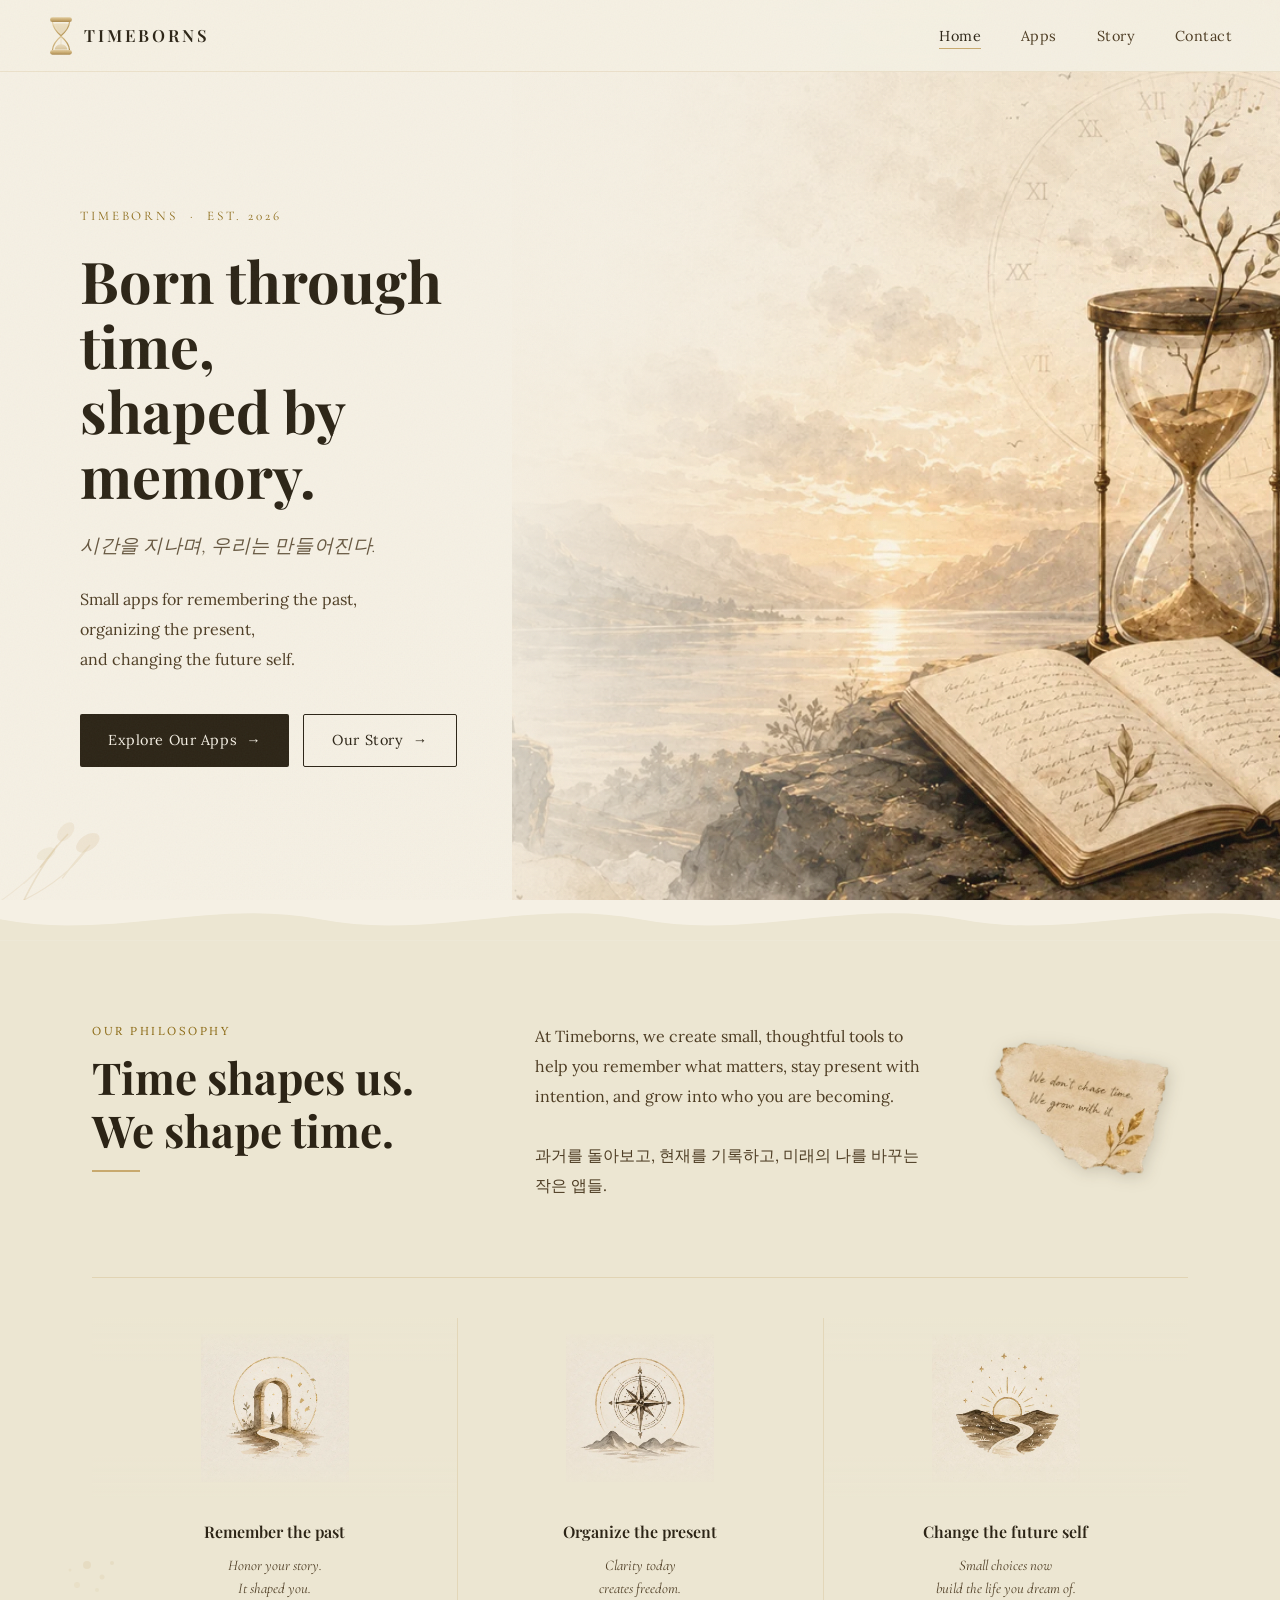
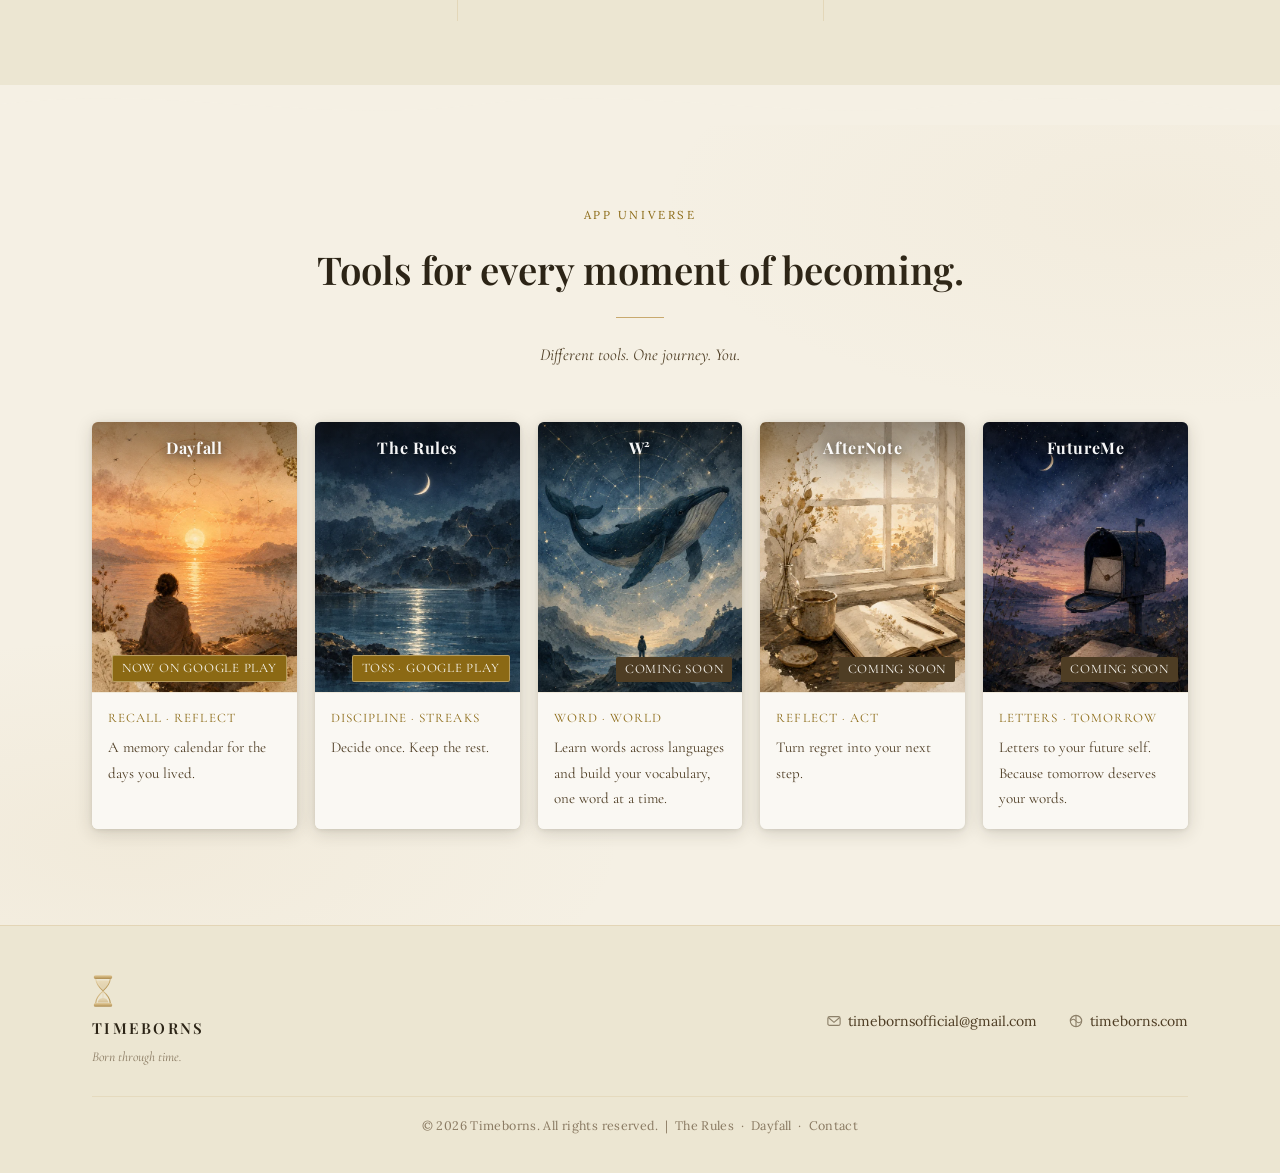
<file: index.html>
<!DOCTYPE html>
<html lang="en">
<head>
  <meta charset="UTF-8" />
  <meta name="viewport" content="width=device-width, initial-scale=1.0" />
  <title>Timeborns — Born through time.</title>
  <meta name="description" content="Small apps for remembering the past, organizing the present, and changing the future self. Born through time, shaped by memory." />
  <meta property="og:title"       content="Timeborns — Born through time." />
  <meta property="og:description" content="Small apps for remembering the past, organizing the present, and changing the future self." />
  <meta property="og:type"        content="website" />
  <meta property="og:url"         content="https://timeborns.com" />
  <meta property="og:image"       content="https://timeborns.com/assets/images/og-timeborns.jpg" />
  <meta property="og:image:width"  content="1200" />
  <meta property="og:image:height" content="630" />
  <meta property="og:site_name"    content="TimeBorns" />
  <link rel="canonical" href="https://timeborns.com/" />
  <link rel="stylesheet" href="style.css" />
  <link rel="icon" href="/favicon.ico" sizes="any">
  <link rel="icon" type="image/png" sizes="16x16" href="/favicon-16x16.png">
  <link rel="icon" type="image/png" sizes="32x32" href="/favicon-32x32.png">
  <link rel="icon" type="image/png" sizes="48x48" href="/favicon-48x48.png">
  <link rel="icon" type="image/png" sizes="192x192" href="/favicon-192x192.png">
  <link rel="apple-touch-icon" href="/apple-touch-icon.png">
  <meta name="theme-color" content="#f7efe2">
</head>
<body class="site-home">

  <!-- NAVIGATION -->
  <nav class="nav" role="navigation" aria-label="Main navigation">
    <a href="./" class="nav-logo" aria-label="Timeborns home">
      <img src="/assets/hourglass.svg" alt="" width="26" height="40" class="brand-mark" aria-hidden="true">
      <span class="nav-logo-text">TIMEBORNS</span>
    </a>
    <button class="nav-toggle" aria-label="Toggle navigation" aria-controls="navLinks" aria-expanded="false" id="navToggle">
      <span></span><span></span><span></span>
    </button>
    <ul class="nav-links" id="navLinks" role="list">
      <li><a href="./"      class="active">Home</a></li>
      <li><a href="#apps">Apps</a></li>
      <li><a href="#story">Story</a></li>
      <li><a href="./contact/">Contact</a></li>
    </ul>
  </nav>

  <main>

    <!-- HERO -->
    <section class="hero" aria-labelledby="heroTitle">

      <!-- Left: Text content -->
      <div class="hero-content">
        <p class="hero-kicker">Timeborns &nbsp;·&nbsp; Est. 2026</p>
        <h1 class="hero-title" id="heroTitle">
          Born through time,<br>shaped by memory.
        </h1>
        <p class="hero-tagline-kr" lang="ko">시간을 지나며, 우리는 만들어진다.</p>
        <p class="hero-sub">
          Small apps for remembering the past,<br>
          organizing the present,<br>
          and changing the future self.
        </p>
        <div class="hero-ctas">
          <a href="#apps"   class="btn btn-primary">Explore Our Apps &nbsp;→</a>
          <a href="#story"  class="btn btn-outline">Our Story &nbsp;→</a>
        </div>
      </div>

      <!-- Right: Hero image -->
      <div class="hero-visual" aria-hidden="true">
        <img src="assets/images/hero-timeborns.webp"
             alt=""
             width="1400" height="788"
             fetchpriority="high"
             class="hero-img">
      </div>
    </section>

    <!-- WAVE SEPARATOR -->
    <div class="wave-sep" aria-hidden="true">
      <svg viewBox="0 0 1440 48" preserveAspectRatio="none" xmlns="http://www.w3.org/2000/svg">
        <path d="M0,24 C120,48 240,0 360,24 C480,48 600,0 720,24 C840,48 960,0 1080,24 C1200,48 1320,0 1440,24 L1440,48 L0,48 Z"
              fill="#ece6d2"/>
      </svg>
    </div>

    <!-- PHILOSOPHY / STORY -->
    <section class="philosophy section" id="story" aria-labelledby="philoTitle">

      <div class="container">
        <div class="philosophy-grid">
          <div class="philo-headline-col">
            <p class="section-label">Our Philosophy</p>
            <h2 class="philosophy-headline" id="philoTitle">
              Time shapes us.<br>We shape time.
            </h2>
            <div class="divider-gold"></div>
          </div>
          <div class="philo-body-col">
            <p class="philosophy-body">
              At Timeborns, we create small, thoughtful tools to help you remember
              what matters, stay present with intention, and grow into who you are becoming.
            </p>
            <p class="philosophy-body" lang="ko">
              과거를 돌아보고, 현재를 기록하고, 미래의 나를 바꾸는 작은 앱들.
            </p>
          </div>
          <aside class="phil-note" aria-hidden="true">
            <img src="assets/images/philosophy-note.webp" alt="" width="577" height="433" loading="lazy" class="phil-note-img">
          </aside>
        </div>

        <!-- Three Pillars -->
        <div class="pillars" role="list">
          <div class="pillar" role="listitem">
            <div class="pillar-img-wrap" aria-hidden="true">
              <img src="assets/images/philosophy-remember.webp" alt="" width="560" height="560" loading="lazy" class="pillar-img">
            </div>
            <h3 class="pillar-title">Remember the past</h3>
            <p class="pillar-body">Honor your story.<br>It shaped you.</p>
          </div>
          <div class="pillar" role="listitem">
            <div class="pillar-img-wrap" aria-hidden="true">
              <img src="assets/images/philosophy-organize.webp" alt="" width="560" height="560" loading="lazy" class="pillar-img">
            </div>
            <h3 class="pillar-title">Organize the present</h3>
            <p class="pillar-body">Clarity today<br>creates freedom.</p>
          </div>
          <div class="pillar" role="listitem">
            <div class="pillar-img-wrap" aria-hidden="true">
              <img src="assets/images/philosophy-change.webp" alt="" width="560" height="560" loading="lazy" class="pillar-img">
            </div>
            <h3 class="pillar-title">Change the future self</h3>
            <p class="pillar-body">Small choices now<br>build the life you dream of.</p>
          </div>
        </div>
      </div>
    </section>

    <!-- WAVE SEPARATOR 2 -->
    <div class="wave-sep" aria-hidden="true">
      <svg viewBox="0 0 1440 48" preserveAspectRatio="none" xmlns="http://www.w3.org/2000/svg">
        <path d="M0,24 C180,0 360,48 540,24 C720,0 900,48 1080,24 C1260,0 1440,48 1440,24 L1440,48 L0,48 Z"
              fill="#f5f0e4"/>
      </svg>
    </div>

    <!-- APP UNIVERSE -->
    <section class="app-universe section" id="apps" aria-labelledby="appsTitle">
      <div class="container">
        <header class="app-universe-header">
          <p class="section-label">App Universe</p>
          <h2 class="app-universe-title" id="appsTitle">Tools for every moment of becoming.</h2>
          <div class="divider-gold center"></div>
          <p class="app-universe-sub">Different tools. One journey. You.</p>
        </header>

        <div class="apps-grid" role="list">

          <!-- Dayfall (active - links to /dayfall/) -->
          <article class="app-card app-card--dayfall" role="listitem">
            <a href="./dayfall/" aria-label="Learn more about Dayfall — memory calendar app">
              <div class="app-card-visual">
                <img src="assets/images/app-dayfall.webp"
                     alt="Dayfall app illustration"
                     width="540" height="720" loading="lazy"
                     class="card-illust">
                <span class="app-card-name">Dayfall</span>
                <span class="app-card-status">Now on Google Play</span>
              </div>
              <div class="app-card-body">
                <span class="app-card-link">Recall · Reflect</span>
                <p class="app-card-desc">A memory calendar for the days you lived.</p>
              </div>
            </a>
          </article>

          <!-- The Rules (active - links to /the-rules/) -->
          <article class="app-card app-card--the-rules" role="listitem">
            <a href="./the-rules/" aria-label="Learn more about The Rules — personal rulebook app">
              <div class="app-card-visual">
                <img src="assets/images/app-the-rules.webp"
                     alt="The Rules app illustration"
                     width="540" height="720" loading="lazy"
                     class="card-illust">
                <span class="app-card-name">The Rules</span>
                <span class="app-card-status">Toss · Google Play</span>
              </div>
              <div class="app-card-body">
                <span class="app-card-link">Discipline · Streaks</span>
                <p class="app-card-desc">Decide once. Keep the rest.</p>
              </div>
            </a>
          </article>

          <!-- W² (inactive placeholder) -->
          <article class="app-card app-card--w2 app-card--inactive" role="listitem">
            <div class="app-card-visual">
              <img src="assets/images/app-w2.webp"
                   alt="W² app illustration"
                   width="540" height="720" loading="lazy"
                   class="card-illust">
              <span class="app-card-name">W²</span>
              <span class="app-card-coming">Coming soon</span>
            </div>
            <div class="app-card-body">
              <span class="app-card-link">Word · World</span>
              <p class="app-card-desc">Learn words across languages and build your vocabulary, one word at a time.</p>
            </div>
          </article>

          <!-- AfterNote (inactive placeholder) -->
          <article class="app-card app-card--afternote app-card--inactive" role="listitem">
            <div class="app-card-visual">
              <img src="assets/images/app-afternote.webp"
                   alt="AfterNote app illustration"
                   width="540" height="720" loading="lazy"
                   class="card-illust">
              <span class="app-card-name">AfterNote</span>
              <span class="app-card-coming">Coming soon</span>
            </div>
            <div class="app-card-body">
              <span class="app-card-link">Reflect · Act</span>
              <p class="app-card-desc">Turn regret into your next step.</p>
            </div>
          </article>

          <!-- FutureMe (inactive placeholder) -->
          <article class="app-card app-card--futureme app-card--inactive" role="listitem">
            <div class="app-card-visual">
              <img src="assets/images/app-futureme.webp"
                   alt="FutureMe app illustration"
                   width="540" height="720" loading="lazy"
                   class="card-illust">
              <span class="app-card-name">FutureMe</span>
              <span class="app-card-coming">Coming soon</span>
            </div>
            <div class="app-card-body">
              <span class="app-card-link">Letters · Tomorrow</span>
              <p class="app-card-desc">Letters to your future self. Because tomorrow deserves your words.</p>
            </div>
          </article>

        </div>

      </div>
    </section>

  </main>

  <!-- FOOTER -->
  <footer class="footer" role="contentinfo">
    <div class="container">
      <div class="footer-inner">
        <div class="footer-logo">
          <img src="/assets/hourglass.svg" alt="" width="22" height="34" class="brand-mark" aria-hidden="true">
          <span class="footer-name">TIMEBORNS</span>
          <span class="footer-tagline">Born through time.</span>
        </div>
        <nav class="footer-links" aria-label="Footer links">
          <a href="mailto:timebornsofficial@gmail.com" class="footer-link">
            <svg class="footer-icon" viewBox="0 0 16 16" fill="none" xmlns="http://www.w3.org/2000/svg" aria-hidden="true">
              <rect x="1" y="3" width="14" height="10" rx="2" stroke="currentColor" stroke-width="1.3"/>
              <path d="M1.5 4L8 9.5L14.5 4" stroke="currentColor" stroke-width="1.3"/>
            </svg>
            timebornsofficial@gmail.com
          </a>
          <a href="https://timeborns.com" class="footer-link">
            <svg class="footer-icon" viewBox="0 0 16 16" fill="none" xmlns="http://www.w3.org/2000/svg" aria-hidden="true">
              <circle cx="8" cy="8" r="6.5" stroke="currentColor" stroke-width="1.3"/>
              <path d="M1.5 8 Q5 4 8 8 Q11 12 14.5 8" stroke="currentColor" stroke-width="1.3" fill="none"/>
              <line x1="8" y1="1.5" x2="8" y2="14.5" stroke="currentColor" stroke-width="1.3"/>
            </svg>
            timeborns.com
          </a>
        </nav>
      </div>
      <div class="footer-bottom">
        <p>&copy; 2026 Timeborns. All rights reserved. &nbsp;|&nbsp;
          <a href="./the-rules/">The Rules</a> &nbsp;·&nbsp;
          <a href="./dayfall/">Dayfall</a> &nbsp;·&nbsp;
          <a href="./contact/">Contact</a>
        </p>
      </div>
    </div>
  </footer>

  <script>
    const toggle = document.getElementById('navToggle');
    const links  = document.getElementById('navLinks');
    const mobileNav = window.matchMedia('(max-width: 768px)');
    function closeMenu() {
      links.classList.remove('open');
      toggle.setAttribute('aria-expanded', 'false');
    }
    toggle.addEventListener('click', () => {
      const open = links.classList.toggle('open');
      toggle.setAttribute('aria-expanded', open);
    });
    links.querySelectorAll('a').forEach(a => {
      a.addEventListener('click', () => {
        closeMenu();
      });
    });
    document.addEventListener('keydown', event => {
      if (event.key === 'Escape' && mobileNav.matches && links.classList.contains('open')) {
        event.preventDefault();
        closeMenu();
        toggle.focus();
      }
    });
    mobileNav.addEventListener('change', closeMenu);
  </script>

</body>
</html>
</file>
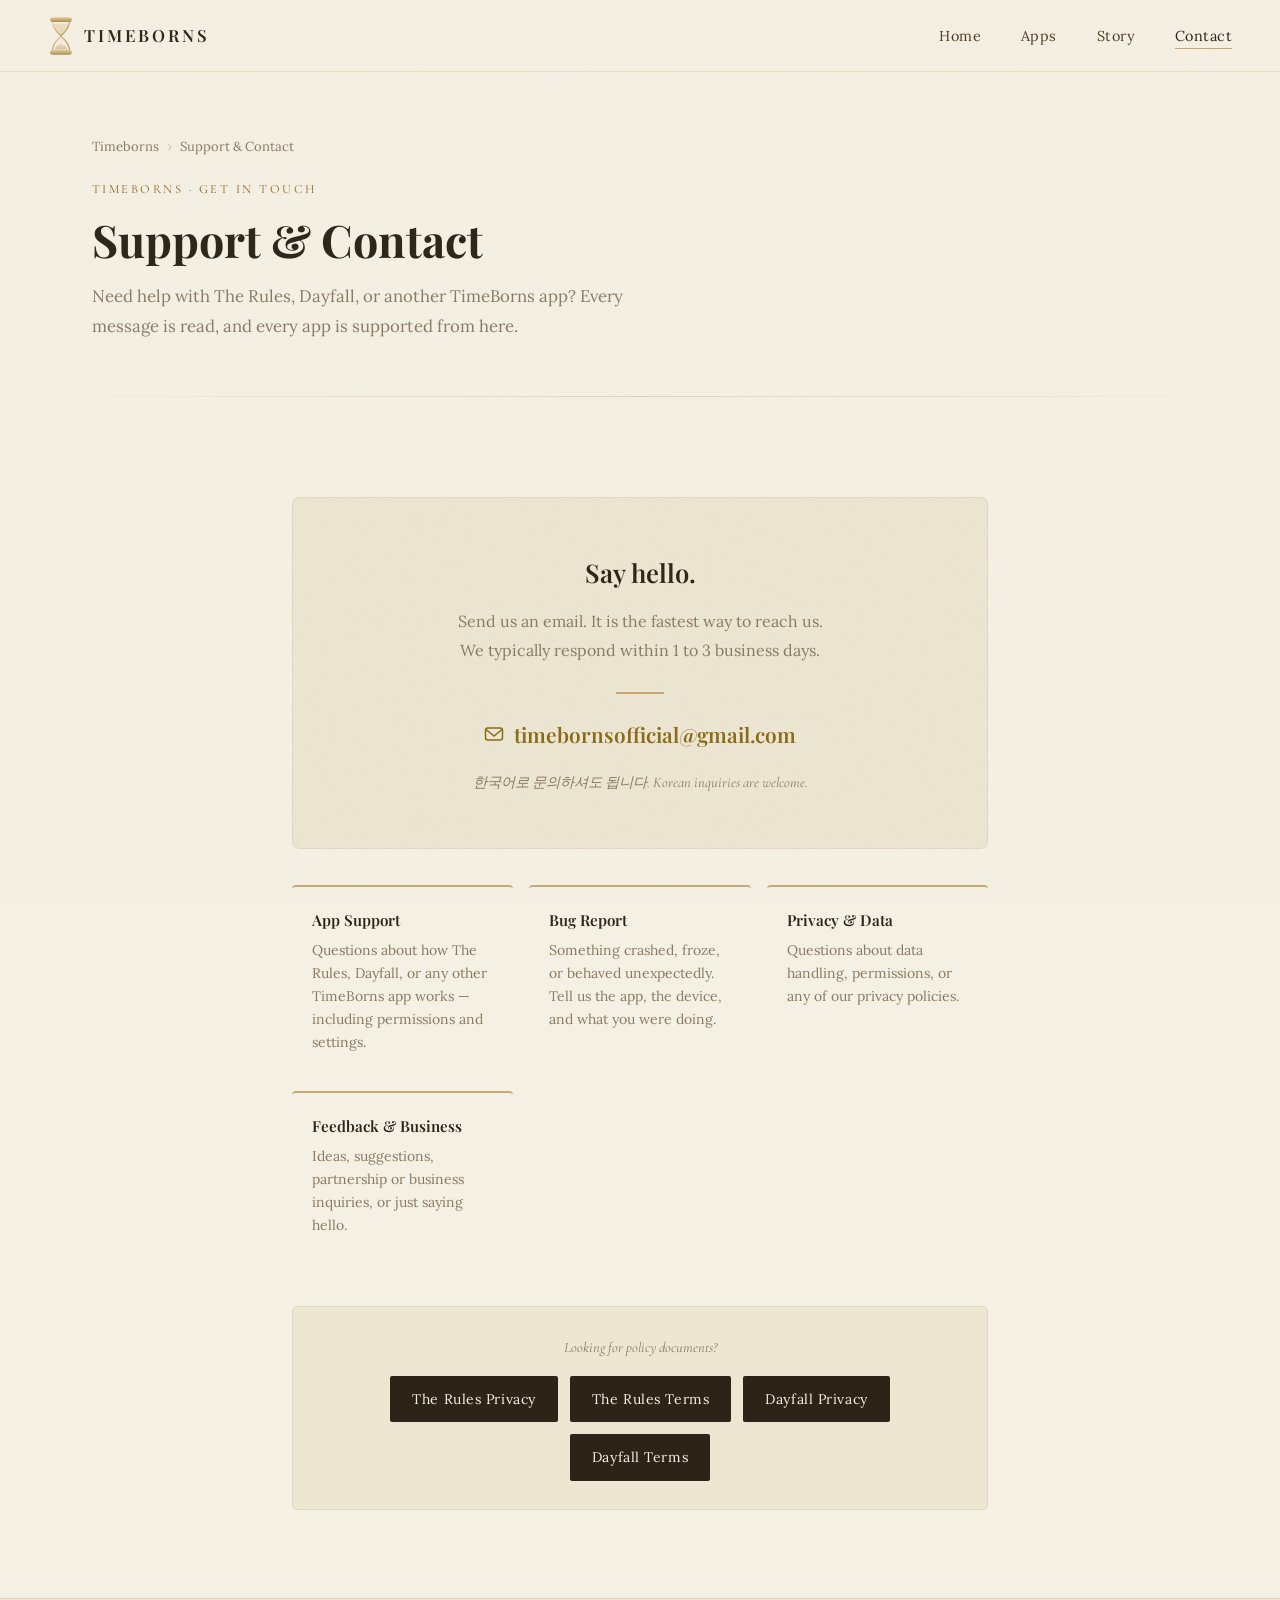
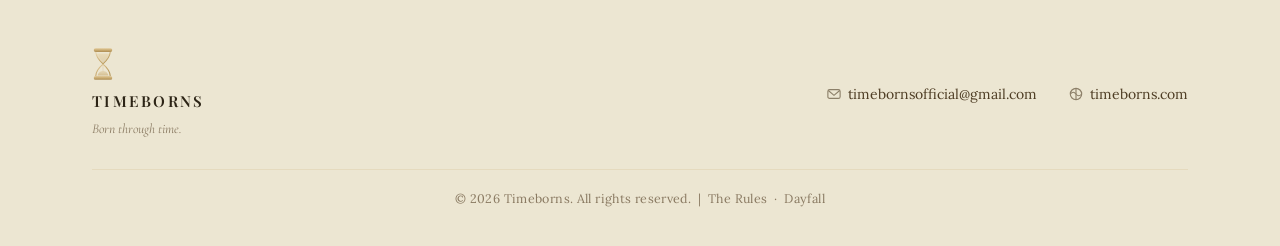
<file: contact/index.html>
<!DOCTYPE html>
<html lang="en">
<head>
  <meta charset="UTF-8" />
  <meta name="viewport" content="width=device-width, initial-scale=1.0" />
  <title>Support &amp; Contact — TimeBorns</title>
  <meta name="description" content="Need help with The Rules, Dayfall, or another TimeBorns app? Report a bug, send feedback, or get in touch with Timeborns." />
  <link rel="canonical" href="https://timeborns.com/contact/" />
  <meta property="og:title"       content="Support &amp; Contact — TimeBorns" />
  <meta property="og:description" content="Need help with The Rules, Dayfall, or another TimeBorns app? Get in touch." />
  <meta property="og:type"        content="website" />
  <meta property="og:url"         content="https://timeborns.com/contact/" />
  <meta property="og:image"       content="https://timeborns.com/assets/images/og-timeborns.jpg" />
  <meta property="og:image:width"  content="1200" />
  <meta property="og:image:height" content="630" />
  <meta property="og:site_name"    content="TimeBorns" />
  <link rel="stylesheet" href="../style.css" />
  <link rel="icon" href="/favicon.ico" sizes="any">
  <link rel="icon" type="image/png" sizes="16x16" href="/favicon-16x16.png">
  <link rel="icon" type="image/png" sizes="32x32" href="/favicon-32x32.png">
  <link rel="icon" type="image/png" sizes="48x48" href="/favicon-48x48.png">
  <link rel="icon" type="image/png" sizes="192x192" href="/favicon-192x192.png">
  <link rel="apple-touch-icon" href="/apple-touch-icon.png">
  <meta name="theme-color" content="#f7efe2">
</head>
<body>

  <!-- NAVIGATION -->
  <nav class="nav" role="navigation" aria-label="Main navigation">
    <a href="../" class="nav-logo" aria-label="Timeborns home">
      <img src="/assets/hourglass.svg" alt="" width="26" height="40" class="brand-mark" aria-hidden="true">
      <span class="nav-logo-text">TIMEBORNS</span>
    </a>
    <button class="nav-toggle" aria-label="Toggle navigation" aria-expanded="false" id="navToggle">
      <span></span><span></span><span></span>
    </button>
    <ul class="nav-links" id="navLinks" role="list">
      <li><a href="../">Home</a></li>
      <li><a href="../#apps">Apps</a></li>
      <li><a href="../#story">Story</a></li>
      <li><a href="../contact/" class="active">Contact</a></li>
    </ul>
  </nav>

  <main>

    <!-- PAGE HERO -->
    <section class="page-hero" aria-labelledby="contactTitle">
      <div class="container">
        <nav class="breadcrumb" aria-label="Breadcrumb">
          <a href="../">Timeborns</a>
          <span class="breadcrumb-sep" aria-hidden="true">&#x203A;</span>
          <span>Support &amp; Contact</span>
        </nav>
        <span class="page-hero-eyebrow">Timeborns · Get in Touch</span>
        <h1 class="page-hero-title" id="contactTitle">Support &amp; Contact</h1>
        <p class="page-hero-sub">
          Need help with The Rules, Dayfall, or another TimeBorns app?
          Every message is read, and every app is supported from here.
        </p>
      </div>
    </section>

    <!-- CONTACT SECTION -->
    <section class="contact-section" aria-labelledby="contactCardTitle">
      <div class="container" style="max-width:760px;">

        <div class="contact-card">
          <h2 class="contact-headline" id="contactCardTitle">Say hello.</h2>
          <p class="contact-sub">
            Send us an email. It is the fastest way to reach us.<br>
            We typically respond within 1 to 3 business days.
          </p>
          <div class="divider-gold center"></div>
          <a href="mailto:timebornsofficial@gmail.com" class="contact-email-link">
            <svg viewBox="0 0 20 20" fill="none" xmlns="http://www.w3.org/2000/svg" width="20" height="20" aria-hidden="true">
              <rect x="1.5" y="4" width="17" height="12" rx="2.5" stroke="currentColor" stroke-width="1.5"/>
              <path d="M2 5.5L10 12L18 5.5" stroke="currentColor" stroke-width="1.5"/>
            </svg>
            timebornsofficial@gmail.com
          </a>
          <p class="contact-note">
            <span lang="ko">한국어로 문의하셔도 됩니다.</span> Korean inquiries are welcome.
          </p>
        </div>

        <!-- Topics -->
        <div class="contact-topics">
          <div class="contact-topic">
            <h3>App Support</h3>
            <p>Questions about how The Rules, Dayfall, or any other TimeBorns app works — including permissions and settings.</p>
          </div>
          <div class="contact-topic">
            <h3>Bug Report</h3>
            <p>Something crashed, froze, or behaved unexpectedly. Tell us the app, the device, and what you were doing.</p>
          </div>
          <div class="contact-topic">
            <h3>Privacy &amp; Data</h3>
            <p>Questions about data handling, permissions, or any of our privacy policies.</p>
          </div>
          <div class="contact-topic">
            <h3>Feedback &amp; Business</h3>
            <p>Ideas, suggestions, partnership or business inquiries, or just saying hello.</p>
          </div>
        </div>

        <!-- Quick links -->
        <div style="margin-top:48px;padding:28px 32px;background:var(--parchment-mid);border-radius:6px;border:1px solid rgba(200,169,110,0.22);">
          <p style="font-family:var(--font-accent);font-style:italic;font-size:0.9rem;color:var(--ink-light);margin-bottom:16px;text-align:center;">
            Looking for policy documents?
          </p>
          <div style="display:flex;gap:12px;justify-content:center;flex-wrap:wrap;">
            <a href="../the-rules/privacy/" class="policy-link-btn">The Rules Privacy</a>
            <a href="../the-rules/terms/" class="policy-link-btn">The Rules Terms</a>
            <a href="../dayfall/privacy/" class="policy-link-btn">Dayfall Privacy</a>
            <a href="../dayfall/terms/" class="policy-link-btn">Dayfall Terms</a>
          </div>
        </div>

      </div>
    </section>

  </main>

  <!-- FOOTER -->
  <footer class="footer" role="contentinfo">
    <div class="container">
      <div class="footer-inner">
        <div class="footer-logo">
          <img src="/assets/hourglass.svg" alt="" width="22" height="34" class="brand-mark" aria-hidden="true">
          <span class="footer-name">TIMEBORNS</span>
          <span class="footer-tagline">Born through time.</span>
        </div>
        <nav class="footer-links" aria-label="Footer links">
          <a href="mailto:timebornsofficial@gmail.com" class="footer-link">
            <svg class="footer-icon" viewBox="0 0 16 16" fill="none" xmlns="http://www.w3.org/2000/svg" aria-hidden="true">
              <rect x="1" y="3" width="14" height="10" rx="2" stroke="currentColor" stroke-width="1.3"/>
              <path d="M1.5 4L8 9.5L14.5 4" stroke="currentColor" stroke-width="1.3"/>
            </svg>
            timebornsofficial@gmail.com
          </a>
          <a href="https://timeborns.com" class="footer-link">
            <svg class="footer-icon" viewBox="0 0 16 16" fill="none" xmlns="http://www.w3.org/2000/svg" aria-hidden="true">
              <circle cx="8" cy="8" r="6.5" stroke="currentColor" stroke-width="1.3"/>
              <path d="M1.5 8 Q5 4 8 8 Q11 12 14.5 8" stroke="currentColor" stroke-width="1.3" fill="none"/>
              <line x1="8" y1="1.5" x2="8" y2="14.5" stroke="currentColor" stroke-width="1.3"/>
            </svg>
            timeborns.com
          </a>
        </nav>
      </div>
      <div class="footer-bottom">
        <p>&copy; 2026 Timeborns. All rights reserved. &nbsp;|&nbsp;
          <a href="../the-rules/">The Rules</a> &nbsp;·&nbsp;
          <a href="../dayfall/">Dayfall</a>
        </p>
      </div>
    </div>
  </footer>

  <script>
    const toggle = document.getElementById('navToggle');
    const links  = document.getElementById('navLinks');
    toggle.addEventListener('click', () => {
      const open = links.classList.toggle('open');
      toggle.setAttribute('aria-expanded', open);
    });
    links.querySelectorAll('a').forEach(a => {
      a.addEventListener('click', () => {
        links.classList.remove('open');
        toggle.setAttribute('aria-expanded', 'false');
      });
    });
  </script>

</body>
</html>
</file>
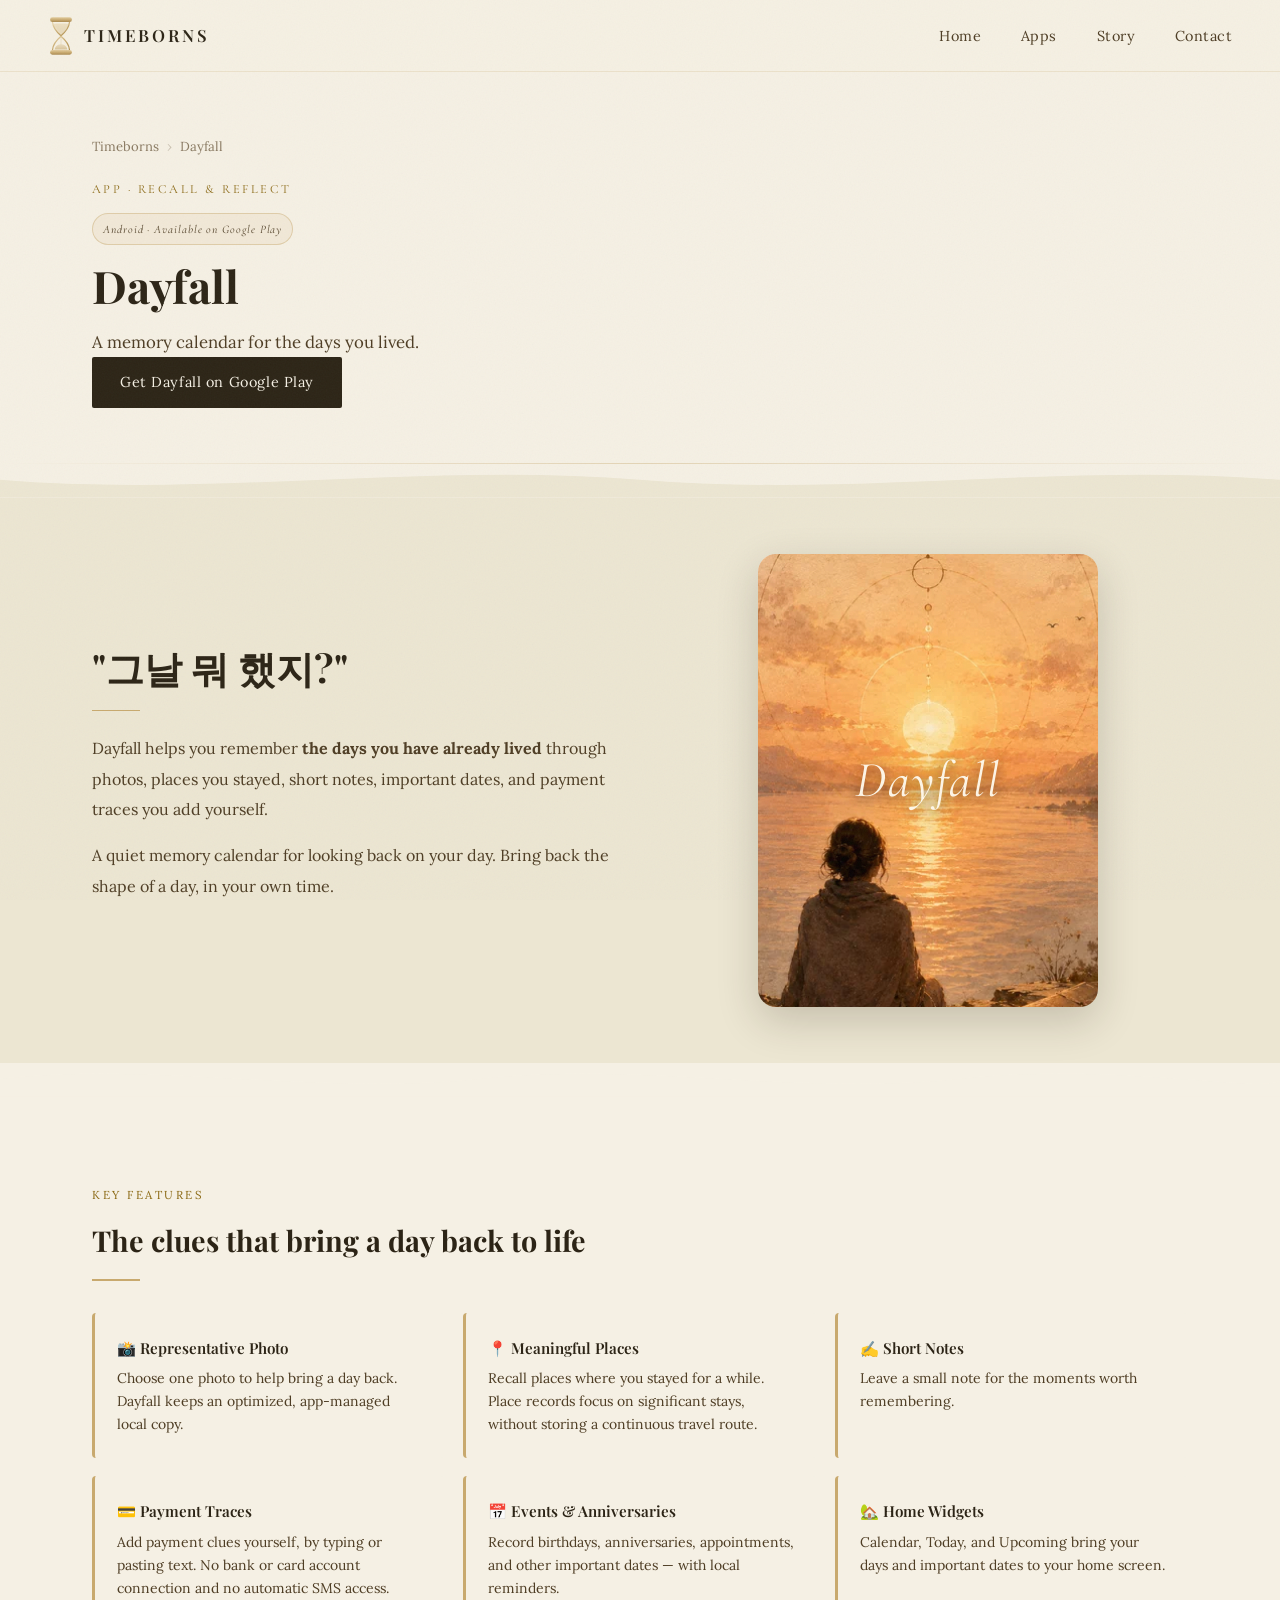
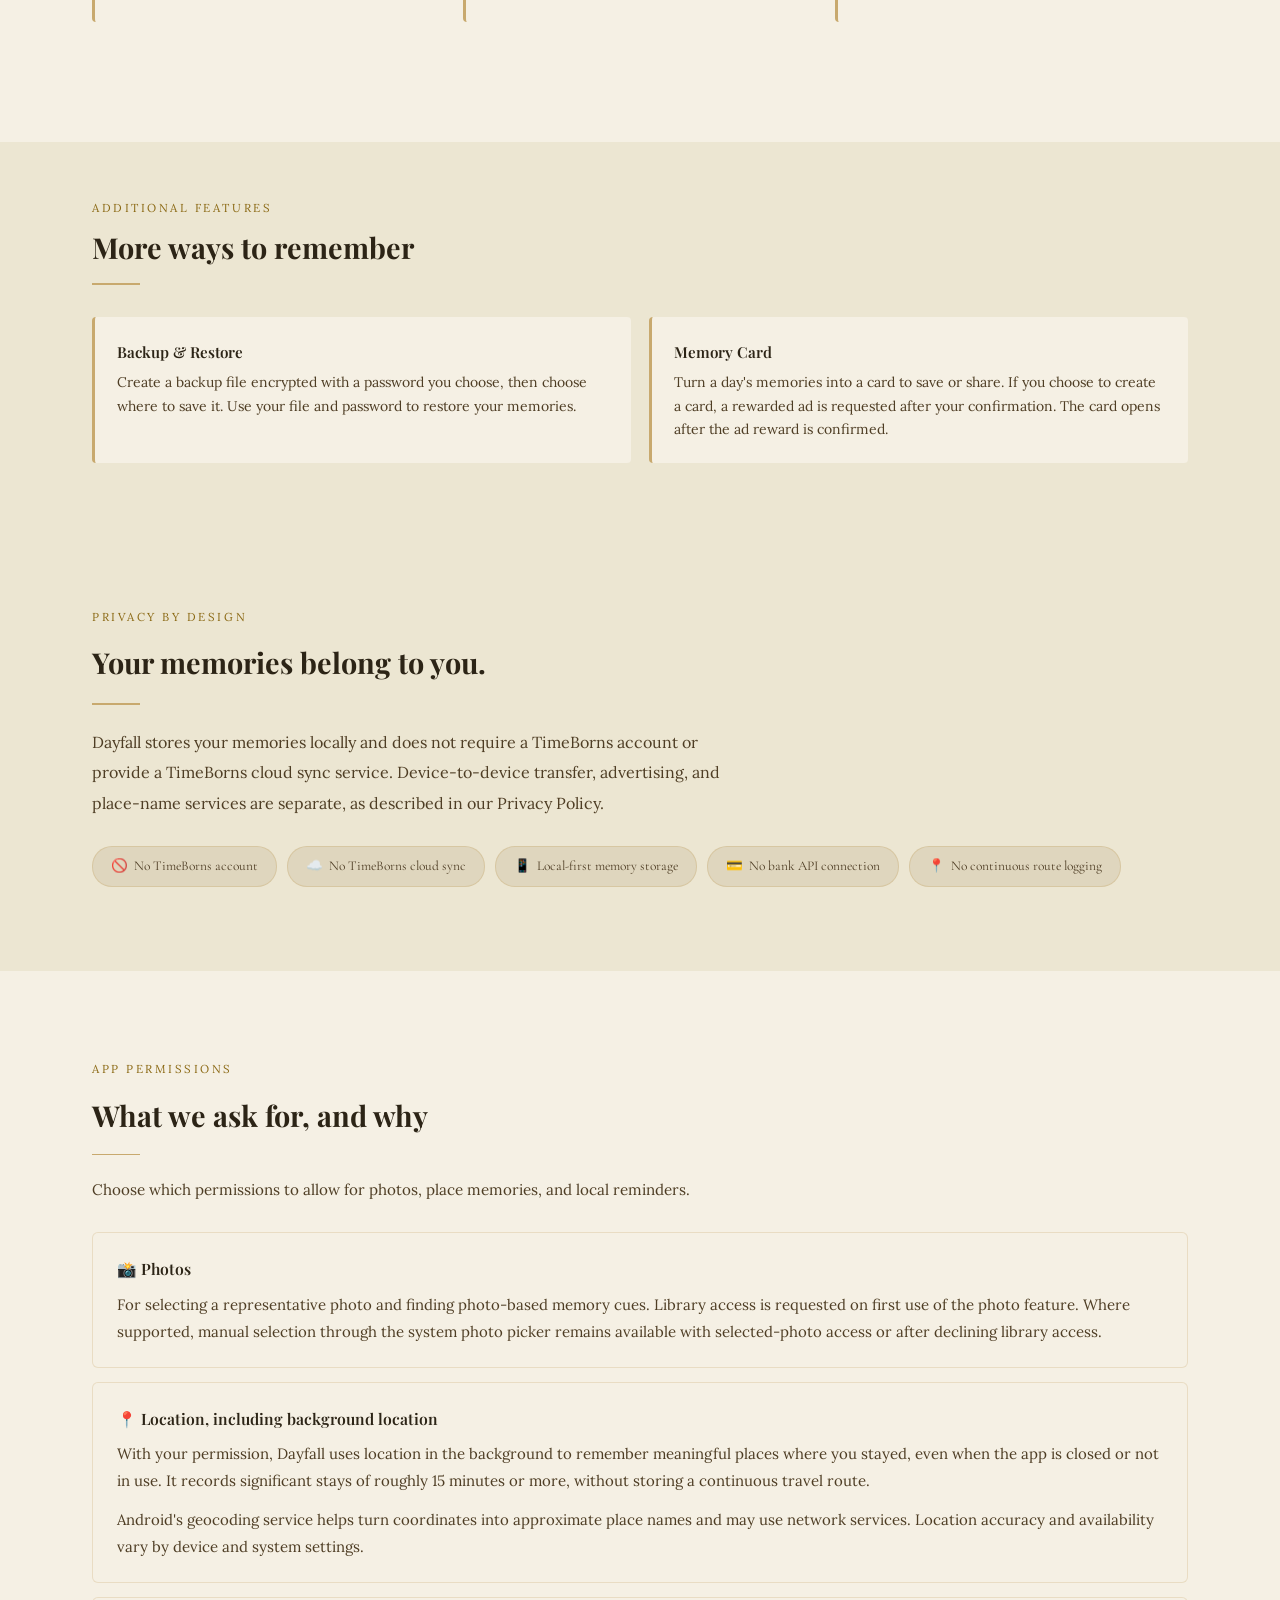
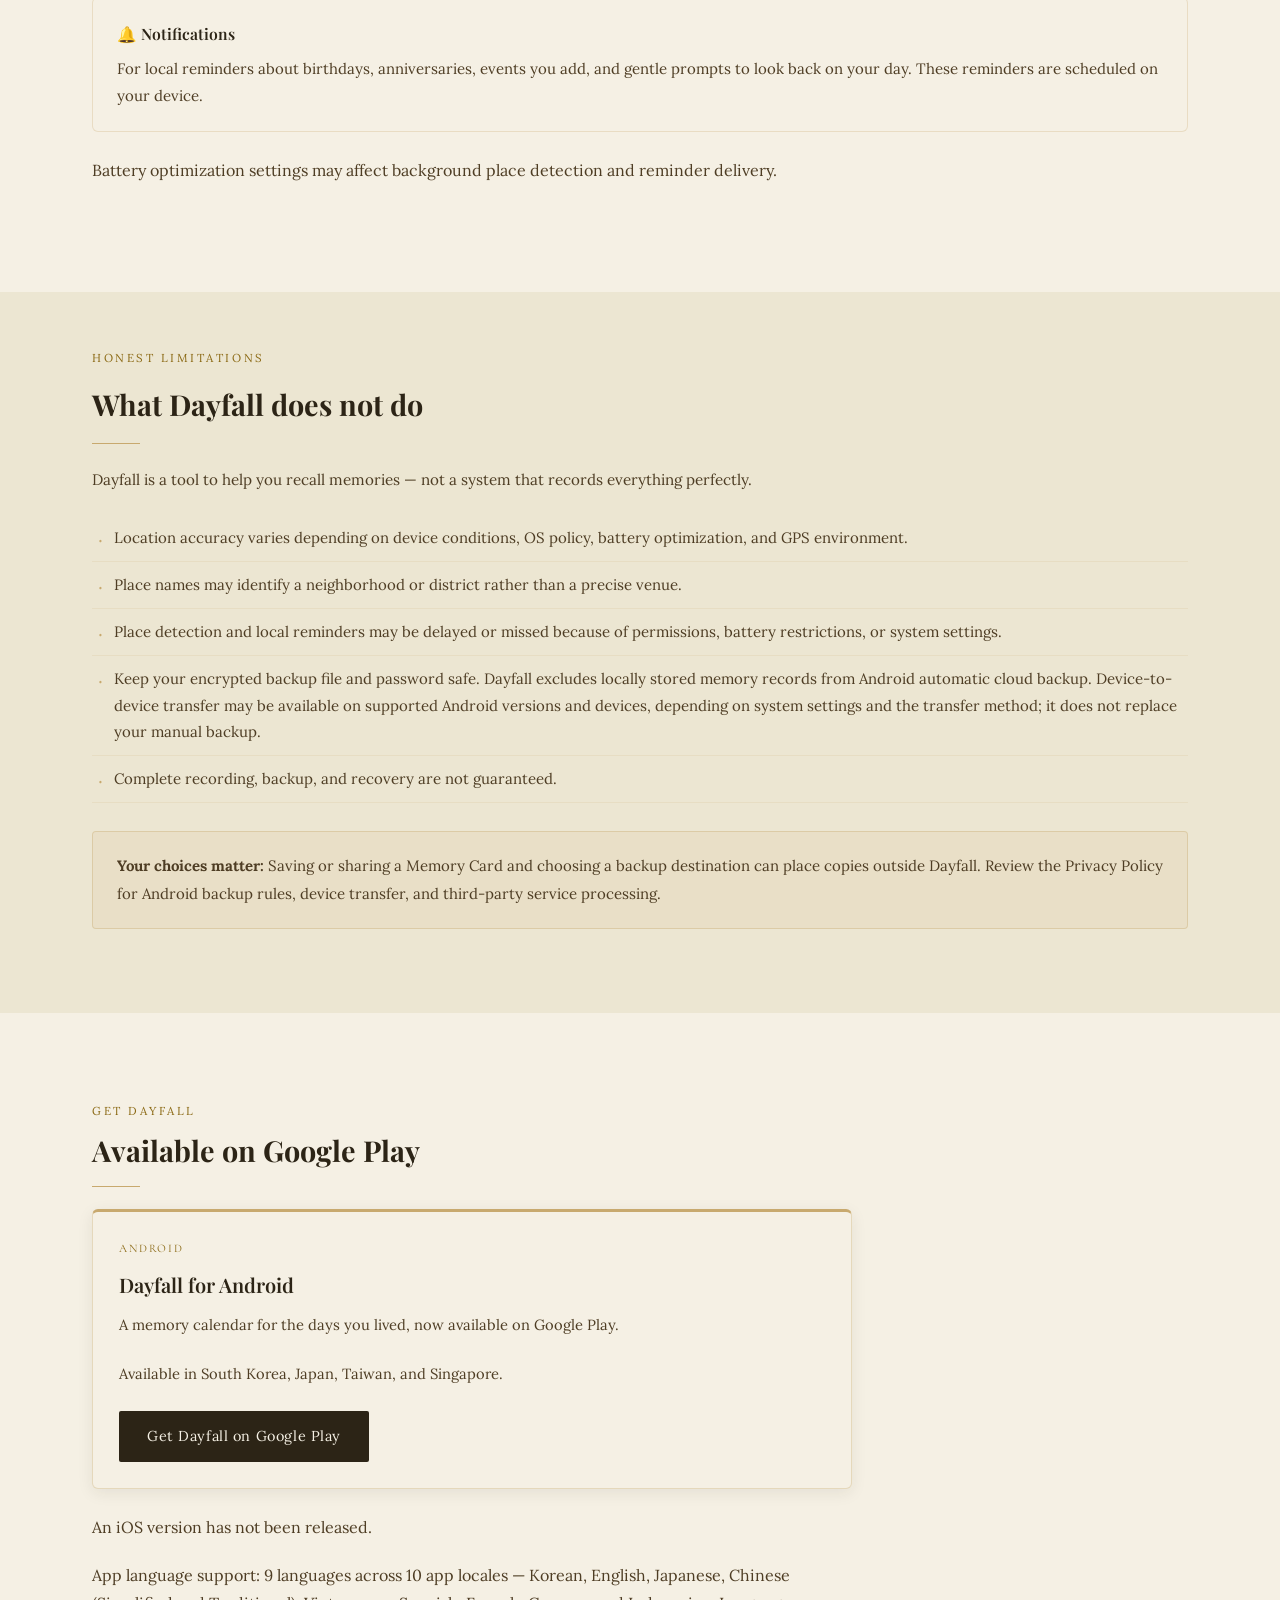
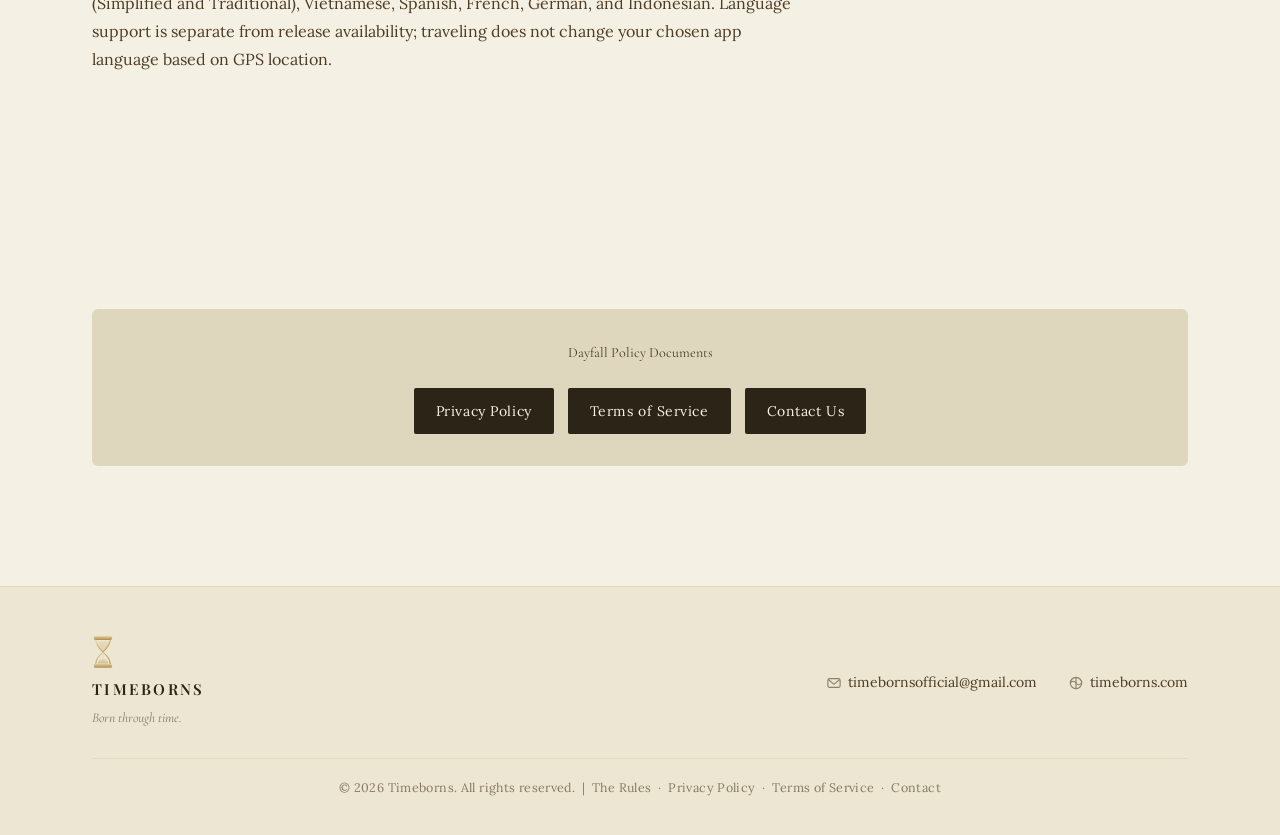
<file: dayfall/index.html>
<!DOCTYPE html>
<html lang="en">
<head>
  <meta charset="UTF-8" />
  <meta name="viewport" content="width=device-width, initial-scale=1.0" />
  <title>Dayfall — Memory Calendar for Android · Timeborns</title>
  <meta name="description" content="Dayfall is a local-first memory calendar for photos, places, notes, and important dates. Available on Google Play in South Korea, Japan, Taiwan, and Singapore." />
  <link rel="canonical" href="https://timeborns.com/dayfall/" />
  <meta property="og:title"       content="Dayfall — Memory Calendar for Android · Timeborns" />
  <meta property="og:description" content="A memory calendar for the days you lived. Recall photos, meaningful places, notes, and important dates with local-first storage. Now available on Google Play for Android." />
  <meta property="og:type"        content="website" />
  <meta property="og:url"         content="https://timeborns.com/dayfall/" />
  <meta property="og:image"       content="https://timeborns.com/assets/images/og-dayfall.jpg" />
  <meta property="og:image:width"  content="1200" />
  <meta property="og:image:height" content="630" />
  <meta property="og:site_name"    content="TimeBorns" />
  <link rel="stylesheet" href="../style.css" />
  <link rel="icon" href="/favicon.ico" sizes="any">
  <link rel="icon" type="image/png" sizes="16x16" href="/favicon-16x16.png">
  <link rel="icon" type="image/png" sizes="32x32" href="/favicon-32x32.png">
  <link rel="icon" type="image/png" sizes="48x48" href="/favicon-48x48.png">
  <link rel="icon" type="image/png" sizes="192x192" href="/favicon-192x192.png">
  <link rel="apple-touch-icon" href="/apple-touch-icon.png">
  <meta name="theme-color" content="#f7efe2">
  <style>
    /* Dayfall only: keep the shared site palette, typography and components. */
    .dayfall-page { overflow-wrap: anywhere; }
    .dayfall-page .dayfall-heading {
      font-family: var(--font-display);
      font-size: 1.8rem;
      font-weight: 700;
      color: var(--ink);
      line-height: 1.35;
      margin-bottom: 16px;
    }
    .dayfall-page .dayfall-copy { max-width: 70ch; color: var(--ink-mid); margin-bottom: 20px; }
    .dayfall-page .page-hero-sub,
    .dayfall-page .feature-card p,
    .dayfall-page .policy-links-box p { color: var(--ink-mid); }
    .dayfall-page .features-grid { grid-template-columns: repeat(3, minmax(0, 1fr)); }
    .dayfall-page .dayfall-more { grid-template-columns: repeat(2, minmax(0, 1fr)); }
    .dayfall-page .dayfall-get { max-width: 760px; min-height: 0; }
    .dayfall-page .dayfall-get p:last-child { margin-bottom: 0; }
    .dayfall-page .page-status-badge { max-width: 100%; color: var(--ink-mid); }
    .dayfall-page .dayfall-store-link {
      max-width: 100%;
      min-height: 44px;
      white-space: normal;
      justify-content: center;
      text-align: center;
    }
    .dayfall-page .dayfall-store-link:focus-visible {
      outline: 3px solid var(--ink);
      outline-offset: 4px;
    }
    .dayfall-page .permission-card p + p { margin-top: 12px; }
    .dayfall-page .dayfall-copy a { text-decoration: underline; text-underline-offset: 3px; }
    .dayfall-page .footer-link { min-width: 0; }
    .dayfall-page .footer-icon { flex-shrink: 0; }
    @media (max-width: 1040px) {
      .dayfall-page .features-grid { grid-template-columns: repeat(2, minmax(0, 1fr)); }
    }
    @media (max-width: 600px) {
      .dayfall-page .features-grid { grid-template-columns: minmax(0, 1fr); }
    }
  </style>
</head>
<body class="dayfall-page">

  <!-- NAVIGATION -->
  <nav class="nav" role="navigation" aria-label="Main navigation">
    <a href="../" class="nav-logo" aria-label="Timeborns home">
      <img src="/assets/hourglass.svg" alt="" width="26" height="40" class="brand-mark" aria-hidden="true">
      <span class="nav-logo-text">TIMEBORNS</span>
    </a>
    <button class="nav-toggle" aria-label="Toggle navigation" aria-expanded="false" id="navToggle">
      <span></span><span></span><span></span>
    </button>
    <ul class="nav-links" id="navLinks" role="list">
      <li><a href="../">Home</a></li>
      <li><a href="../#apps">Apps</a></li>
      <li><a href="../#story">Story</a></li>
      <li><a href="../contact/">Contact</a></li>
    </ul>
  </nav>

  <main>

    <!-- PAGE HERO -->
    <section class="page-hero" aria-labelledby="dayfallTitle">
      <div class="container">
        <nav class="breadcrumb" aria-label="Breadcrumb">
          <a href="../">Timeborns</a>
          <span class="breadcrumb-sep" aria-hidden="true">›</span>
          <span>Dayfall</span>
        </nav>
        <span class="page-hero-eyebrow">App · Recall &amp; Reflect</span>
        <span class="page-status-badge">Android · Available on Google Play</span>
        <h1 class="page-hero-title" id="dayfallTitle">Dayfall</h1>
        <p class="page-hero-sub">A memory calendar for the days you lived.</p>
        <a class="btn btn-primary dayfall-store-link" href="https://play.google.com/store/apps/details?id=com.devstudio.dayfall">Get Dayfall on Google Play</a>
      </div>
    </section>

    <!-- WAVE -->
    <div class="wave-sep" aria-hidden="true">
      <svg viewBox="0 0 1440 40" preserveAspectRatio="none" xmlns="http://www.w3.org/2000/svg">
        <path d="M0,20 C240,40 480,0 720,20 C960,40 1200,0 1440,20 L1440,40 L0,40 Z" fill="#ece6d2"/>
      </svg>
    </div>

    <!-- INTRO BAND -->
    <section class="dayfall-band" aria-labelledby="dfQuestion">
      <div class="container">
        <div class="dayfall-intro-grid">
          <div>
            <h2 class="dayfall-question" id="dfQuestion" lang="ko">"그날 뭐 했지?"</h2>
            <div class="divider-gold"></div>
            <p class="dayfall-intro-body">
              Dayfall helps you remember <strong>the days you have already lived</strong>
              through photos, places you stayed, short notes, important dates,
              and payment traces you add yourself.
            </p>
            <p class="dayfall-intro-body">
              A quiet memory calendar for looking back on your day.
              Bring back the shape of a day, in your own time.
            </p>
          </div>
          <div class="app-detail-visual-wrap" aria-hidden="true">
            <div class="app-detail-visual app-detail-visual--dayfall">
              <img src="../assets/images/app-dayfall.webp"
                   alt=""
                   width="540" height="720" loading="lazy"
                   class="app-detail-art app-detail-art--dayfall">
              <span class="app-detail-wordmark">Dayfall</span>
            </div>
          </div>
        </div>
      </div>
    </section>

    <!-- WAVE -->
    <div class="wave-sep" aria-hidden="true">
      <svg viewBox="0 0 1440 40" preserveAspectRatio="none" xmlns="http://www.w3.org/2000/svg">
        <path d="M0,20 C180,0 360,40 540,20 C720,0 900,40 1080,20 C1260,0 1440,40 1440,20 L1440,40 L0,40 Z" fill="#f5f0e4"/>
      </svg>
    </div>

    <!-- FEATURES -->
    <section class="section" aria-labelledby="featuresTitle" style="background:var(--parchment);">
      <div class="container">
        <p class="section-label">Key Features</p>
        <h2 style="font-family:var(--font-display);font-size:1.8rem;font-weight:700;color:var(--ink);margin-bottom:8px;" id="featuresTitle">
          The clues that bring a day back to life
        </h2>
        <div class="divider-gold"></div>

        <div class="features-grid">
          <div class="feature-card">
            <h3>📸 Representative Photo</h3>
            <p>Choose one photo to help bring a day back. Dayfall keeps an optimized, app-managed local copy.</p>
          </div>
          <div class="feature-card">
            <h3>📍 Meaningful Places</h3>
            <p>Recall places where you stayed for a while. Place records focus on significant stays, without storing a continuous travel route.</p>
          </div>
          <div class="feature-card">
            <h3>✍️ Short Notes</h3>
            <p>Leave a small note for the moments worth remembering.</p>
          </div>
          <div class="feature-card">
            <h3>💳 Payment Traces</h3>
            <p>Add payment clues yourself, by typing or pasting text. No bank or card account connection and no automatic SMS access.</p>
          </div>
          <div class="feature-card">
            <h3>📅 Events &amp; Anniversaries</h3>
            <p>Record birthdays, anniversaries, appointments, and other important dates — with local reminders.</p>
          </div>
          <div class="feature-card">
            <h3>🏡 Home Widgets</h3>
            <p>Calendar, Today, and Upcoming bring your days and important dates to your home screen.</p>
          </div>
        </div>
      </div>
    </section>

    <!-- ADDITIONAL FEATURES -->
    <section class="dayfall-band section" aria-labelledby="moreTitle">
      <div class="container">
        <p class="section-label">Additional Features</p>
        <h2 class="dayfall-heading" id="moreTitle">More ways to remember</h2>
        <div class="divider-gold"></div>
        <div class="features-grid dayfall-more">
          <div class="feature-card">
            <h3>Backup &amp; Restore</h3>
            <p>Create a backup file encrypted with a password you choose, then choose where to save it. Use your file and password to restore your memories.</p>
          </div>
          <div class="feature-card">
            <h3>Memory Card</h3>
            <p>Turn a day's memories into a card to save or share. If you choose to create a card, a rewarded ad is requested after your confirmation. The card opens after the ad reward is confirmed.</p>
          </div>
        </div>
      </div>
    </section>

    <!-- PRIVACY BY DESIGN -->
    <section class="dayfall-band section" aria-labelledby="privacyPhilosTitle">
      <div class="container">
        <p class="section-label">Privacy by Design</p>
        <h2 style="font-family:var(--font-display);font-size:1.8rem;font-weight:700;color:var(--ink);margin-bottom:16px;" id="privacyPhilosTitle">
          Your memories belong to you.
        </h2>
        <div class="divider-gold"></div>
        <p style="font-size:1rem;color:var(--ink-mid);line-height:1.9;margin-bottom:28px;max-width:640px;">
          Dayfall stores your memories locally and does not require a TimeBorns account
          or provide a TimeBorns cloud sync service. Device-to-device transfer, advertising,
          and place-name services are separate, as described in our Privacy Policy.
        </p>

        <div class="privacy-badges" role="list">
          <div class="badge" role="listitem">
            <span aria-hidden="true">🚫</span> No TimeBorns account
          </div>
          <div class="badge" role="listitem">
            <span aria-hidden="true">☁️</span> No TimeBorns cloud sync
          </div>
          <div class="badge" role="listitem">
            <span aria-hidden="true">📱</span> Local-first memory storage
          </div>
          <div class="badge" role="listitem">
            <span aria-hidden="true">💳</span> No bank API connection
          </div>
          <div class="badge" role="listitem">
            <span aria-hidden="true">📍</span> No continuous route logging
          </div>
        </div>
      </div>
    </section>

    <!-- PERMISSIONS -->
    <section class="section" aria-labelledby="permsTitle" style="background:var(--parchment);">
      <div class="container">
        <p class="section-label">App Permissions</p>
        <h2 style="font-family:var(--font-display);font-size:1.8rem;font-weight:700;color:var(--ink);margin-bottom:8px;" id="permsTitle">
          What we ask for, and why
        </h2>
        <div class="divider-gold"></div>
        <p style="font-size:0.95rem;color:var(--ink-mid);margin-bottom:28px;">
          Choose which permissions to allow for photos, place memories, and local reminders.
        </p>

        <div class="permission-cards">
          <div class="permission-card">
            <h3>📸 Photos</h3>
            <p>
              For selecting a representative photo and finding photo-based memory cues.
              Library access is requested on first use of the photo feature.
              Where supported, manual selection through the system photo picker remains
              available with selected-photo access or after declining library access.
            </p>
          </div>
          <div class="permission-card">
            <h3>📍 Location, including background location</h3>
            <p>
              With your permission, Dayfall uses location in the background to remember
              meaningful places where you stayed, even when the app is closed or not in use.
              It records significant stays of roughly 15 minutes or more,
              without storing a continuous travel route.
            </p>
            <p>
              Android's geocoding service helps turn coordinates into approximate place names
              and may use network services. Location accuracy and availability vary by device
              and system settings.
            </p>
          </div>
          <div class="permission-card">
            <h3>🔔 Notifications</h3>
            <p>
              For local reminders about birthdays, anniversaries, events you add,
              and gentle prompts to look back on your day. These reminders are scheduled on your device.
            </p>
          </div>
        </div>
        <p class="dayfall-copy">Battery optimization settings may affect background place detection and reminder delivery.</p>
      </div>
    </section>

    <!-- LIMITATIONS -->
    <section class="dayfall-band section" aria-labelledby="limitsTitle">
      <div class="container">
        <p class="section-label">Honest Limitations</p>
        <h2 style="font-family:var(--font-display);font-size:1.8rem;font-weight:700;color:var(--ink);margin-bottom:8px;" id="limitsTitle">
          What Dayfall does not do
        </h2>
        <div class="divider-gold"></div>
        <p style="font-size:0.95rem;color:var(--ink-mid);margin-bottom:20px;line-height:1.85;">
          Dayfall is a tool to help you recall memories — not a system that records everything perfectly.
        </p>

        <ul class="caveat-list">
          <li>Location accuracy varies depending on device conditions, OS policy, battery optimization, and GPS environment.</li>
          <li>Place names may identify a neighborhood or district rather than a precise venue.</li>
          <li>Place detection and local reminders may be delayed or missed because of permissions, battery restrictions, or system settings.</li>
          <li>Keep your encrypted backup file and password safe. Dayfall excludes locally stored memory records from Android automatic cloud backup. Device-to-device transfer may be available on supported Android versions and devices, depending on system settings and the transfer method; it does not replace your manual backup.</li>
          <li>Complete recording, backup, and recovery are not guaranteed.</li>
        </ul>

        <div class="notice-box">
          <p>
            <strong>Your choices matter:</strong> Saving or sharing a Memory Card and choosing
            a backup destination can place copies outside Dayfall. Review the Privacy Policy
            for Android backup rules, device transfer, and third-party service processing.
          </p>
        </div>
      </div>
    </section>

    <!-- GET DAYFALL -->
    <section class="section" aria-labelledby="dayfallGet" style="background:var(--parchment);">
      <div class="container">
        <p class="section-label">Get Dayfall</p>
        <h2 class="dayfall-heading" id="dayfallGet">Available on Google Play</h2>
        <div class="divider-gold"></div>
        <article class="platform-card dayfall-get">
          <span class="platform-type">Android</span>
          <h3>Dayfall for Android</h3>
          <p>A memory calendar for the days you lived, now available on Google Play.</p>
          <p>Available in South Korea, Japan, Taiwan, and Singapore.</p>
          <a class="btn btn-primary dayfall-store-link" href="https://play.google.com/store/apps/details?id=com.devstudio.dayfall">Get Dayfall on Google Play</a>
        </article>
        <p class="dayfall-copy" style="margin-top:24px;">An iOS version has not been released.</p>
        <p class="dayfall-copy">
          App language support: 9 languages across 10 app locales — Korean, English, Japanese,
          Chinese (Simplified and Traditional), Vietnamese, Spanish, French, German, and Indonesian.
          Language support is separate from release availability; traveling does not change
          your chosen app language based on GPS location.
        </p>
      </div>
    </section>

    <!-- POLICY LINKS -->
    <section class="section" style="background:var(--parchment);padding-bottom:80px;">
      <div class="container">
        <div class="policy-links-box">
          <p>Dayfall Policy Documents</p>
          <a href="./privacy/" class="policy-link-btn">Privacy Policy</a>
          <a href="./terms/" class="policy-link-btn">Terms of Service</a>
          <a href="../contact/" class="policy-link-btn">Contact Us</a>
        </div>
      </div>
    </section>

  </main>

  <!-- FOOTER -->
  <footer class="footer" role="contentinfo">
    <div class="container">
      <div class="footer-inner">
        <div class="footer-logo">
          <img src="/assets/hourglass.svg" alt="" width="22" height="34" class="brand-mark" aria-hidden="true">
          <span class="footer-name">TIMEBORNS</span>
          <span class="footer-tagline">Born through time.</span>
        </div>
        <nav class="footer-links" aria-label="Footer links">
          <a href="mailto:timebornsofficial@gmail.com" class="footer-link">
            <svg class="footer-icon" viewBox="0 0 16 16" fill="none" xmlns="http://www.w3.org/2000/svg" aria-hidden="true">
              <rect x="1" y="3" width="14" height="10" rx="2" stroke="currentColor" stroke-width="1.3"/>
              <path d="M1.5 4L8 9.5L14.5 4" stroke="currentColor" stroke-width="1.3"/>
            </svg>
            timebornsofficial@gmail.com
          </a>
          <a href="https://timeborns.com" class="footer-link">
            <svg class="footer-icon" viewBox="0 0 16 16" fill="none" xmlns="http://www.w3.org/2000/svg" aria-hidden="true">
              <circle cx="8" cy="8" r="6.5" stroke="currentColor" stroke-width="1.3"/>
              <path d="M1.5 8 Q5 4 8 8 Q11 12 14.5 8" stroke="currentColor" stroke-width="1.3" fill="none"/>
              <line x1="8" y1="1.5" x2="8" y2="14.5" stroke="currentColor" stroke-width="1.3"/>
            </svg>
            timeborns.com
          </a>
        </nav>
      </div>
      <div class="footer-bottom">
        <p>&copy; 2026 Timeborns. All rights reserved. &nbsp;|&nbsp;
          <a href="../the-rules/">The Rules</a> &nbsp;·&nbsp;
          <a href="./privacy/">Privacy Policy</a> &nbsp;·&nbsp;
          <a href="./terms/">Terms of Service</a> &nbsp;·&nbsp;
          <a href="../contact/">Contact</a>
        </p>
      </div>
    </div>
  </footer>

  <script>
    const toggle = document.getElementById('navToggle');
    const links  = document.getElementById('navLinks');
    toggle.addEventListener('click', () => {
      const open = links.classList.toggle('open');
      toggle.setAttribute('aria-expanded', open);
    });
    links.querySelectorAll('a').forEach(a => {
      a.addEventListener('click', () => {
        links.classList.remove('open');
        toggle.setAttribute('aria-expanded', 'false');
      });
    });
  </script>

</body>
</html>
</file>
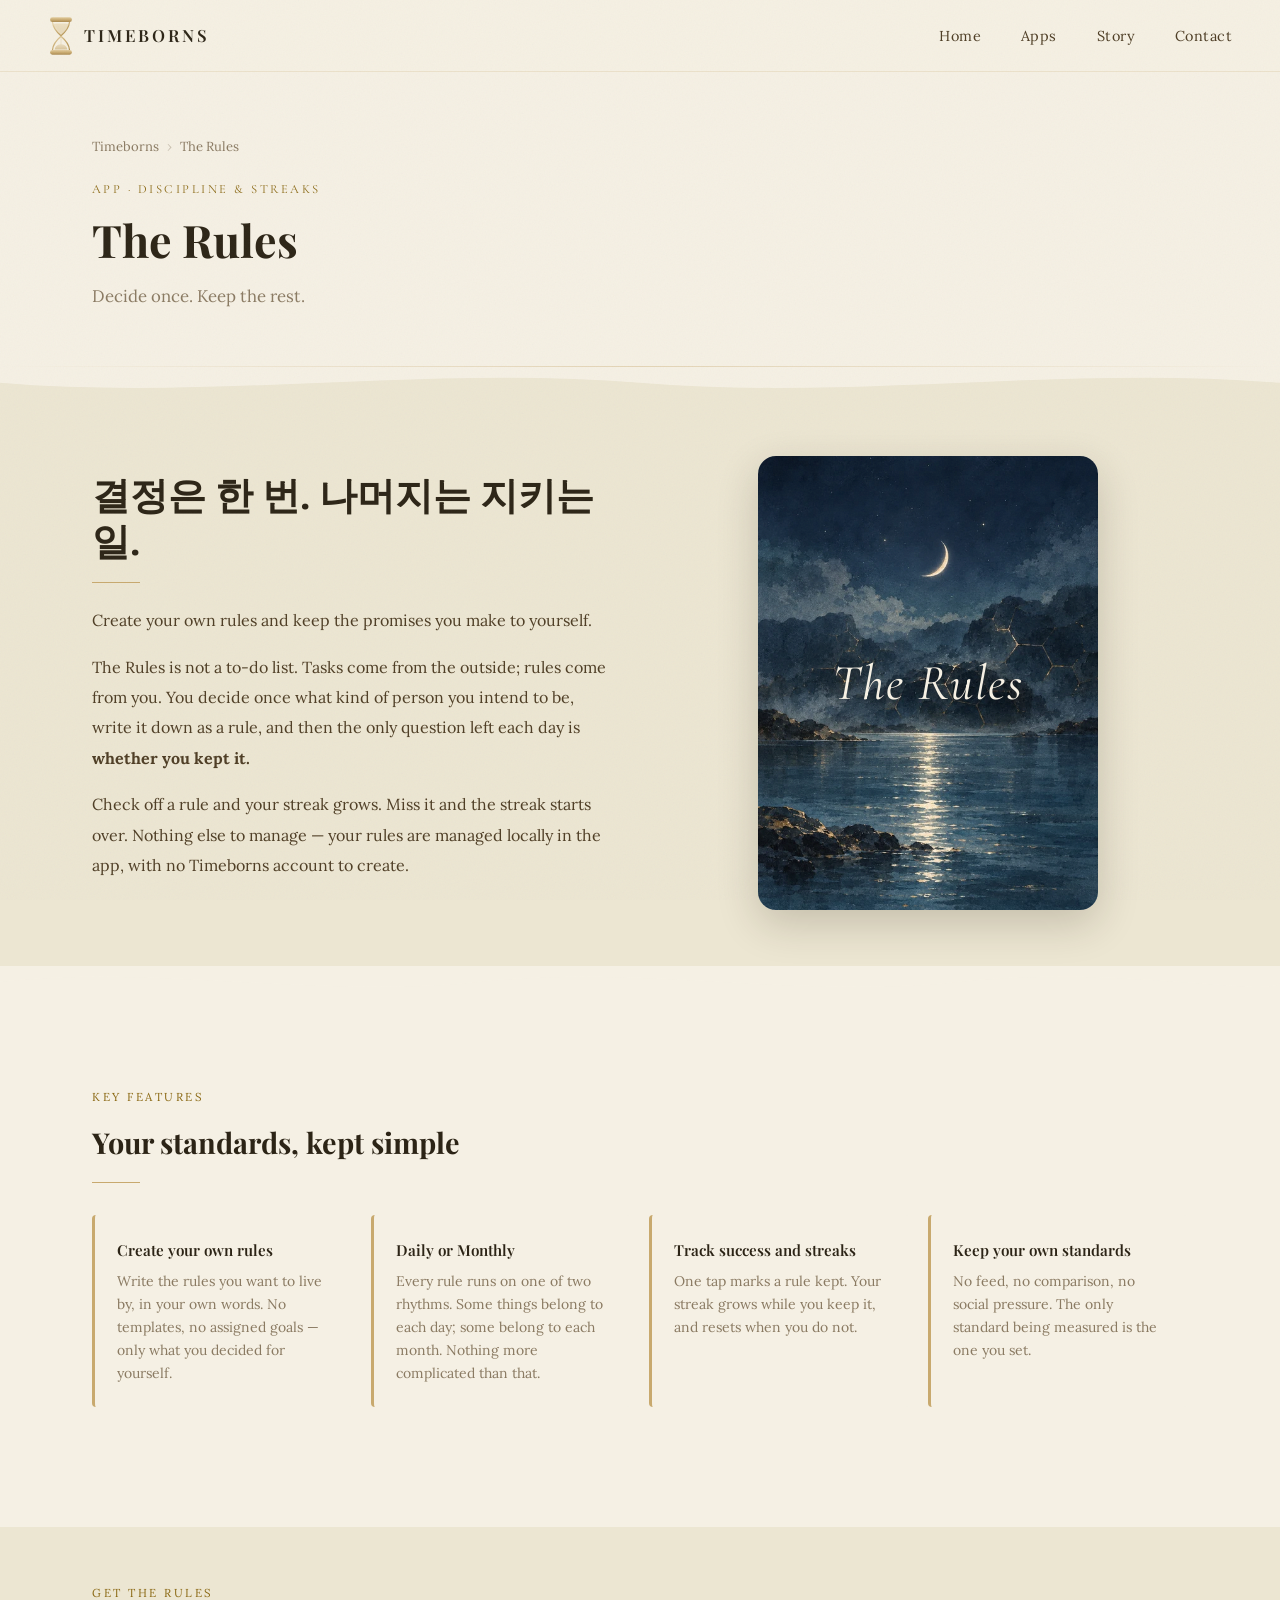
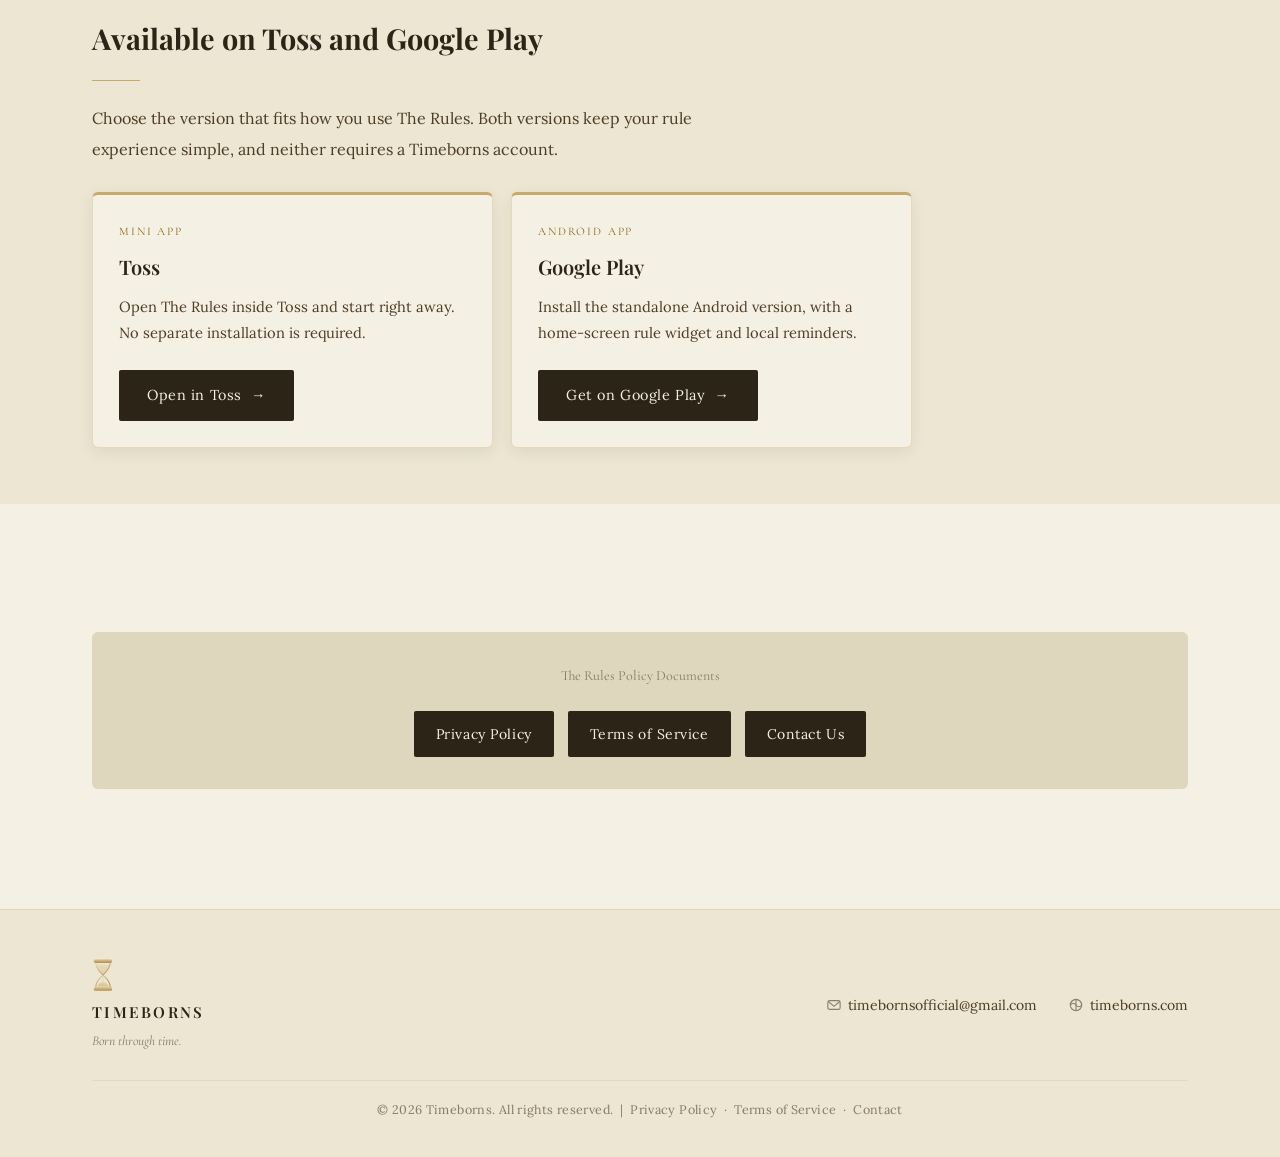
<file: the-rules/index.html>
<!DOCTYPE html>
<html lang="en">
<head>
  <meta charset="UTF-8" />
  <meta name="viewport" content="width=device-width, initial-scale=1.0" />
  <title>The Rules — TimeBorns</title>
  <meta name="description" content="Create your own rules and keep the promises you make to yourself. The Rules is available as a Toss mini app and as a standalone Android app on Google Play." />
  <link rel="canonical" href="https://timeborns.com/the-rules/" />
  <meta property="og:title"       content="The Rules — TimeBorns" />
  <meta property="og:description" content="Create your own rules and keep the promises you make to yourself." />
  <meta property="og:type"        content="website" />
  <meta property="og:url"         content="https://timeborns.com/the-rules/" />
  <meta property="og:image"       content="https://timeborns.com/assets/images/og-the-rules.jpg" />
  <meta property="og:image:width"  content="1200" />
  <meta property="og:image:height" content="630" />
  <meta property="og:site_name"    content="TimeBorns" />
  <link rel="stylesheet" href="../style.css" />
  <link rel="icon" href="/favicon.ico" sizes="any">
  <link rel="icon" type="image/png" sizes="16x16" href="/favicon-16x16.png">
  <link rel="icon" type="image/png" sizes="32x32" href="/favicon-32x32.png">
  <link rel="icon" type="image/png" sizes="48x48" href="/favicon-48x48.png">
  <link rel="icon" type="image/png" sizes="192x192" href="/favicon-192x192.png">
  <link rel="apple-touch-icon" href="/apple-touch-icon.png">
  <meta name="theme-color" content="#f7efe2">
</head>
<body>

  <!-- NAVIGATION -->
  <nav class="nav" role="navigation" aria-label="Main navigation">
    <a href="../" class="nav-logo" aria-label="Timeborns home">
      <img src="/assets/hourglass.svg" alt="" width="26" height="40" class="brand-mark" aria-hidden="true">
      <span class="nav-logo-text">TIMEBORNS</span>
    </a>
    <button class="nav-toggle" aria-label="Toggle navigation" aria-expanded="false" id="navToggle">
      <span></span><span></span><span></span>
    </button>
    <ul class="nav-links" id="navLinks" role="list">
      <li><a href="../">Home</a></li>
      <li><a href="../#apps">Apps</a></li>
      <li><a href="../#story">Story</a></li>
      <li><a href="../contact/">Contact</a></li>
    </ul>
  </nav>

  <main>

    <!-- PAGE HERO -->
    <section class="page-hero" aria-labelledby="rulesTitle">
      <div class="container">
        <nav class="breadcrumb" aria-label="Breadcrumb">
          <a href="../">Timeborns</a>
          <span class="breadcrumb-sep" aria-hidden="true">&#x203A;</span>
          <span>The Rules</span>
        </nav>
        <span class="page-hero-eyebrow">App · Discipline &amp; Streaks</span>
        <h1 class="page-hero-title" id="rulesTitle">The Rules</h1>
        <p class="page-hero-sub">Decide once. Keep the rest.</p>
      </div>
    </section>

    <!-- WAVE -->
    <div class="wave-sep" aria-hidden="true">
      <svg viewBox="0 0 1440 40" preserveAspectRatio="none" xmlns="http://www.w3.org/2000/svg">
        <path d="M0,20 C240,40 480,0 720,20 C960,40 1200,0 1440,20 L1440,40 L0,40 Z" fill="#ece6d2"/>
      </svg>
    </div>

    <!-- INTRO BAND -->
    <section class="dayfall-band" aria-labelledby="rulesIntroTitle">
      <div class="container">
        <div class="dayfall-intro-grid">
          <div>
            <h2 class="dayfall-question" id="rulesIntroTitle" lang="ko">결정은 한 번. 나머지는 지키는 일.</h2>
            <div class="divider-gold"></div>
            <p class="dayfall-intro-body">
              Create your own rules and keep the promises you make to yourself.
            </p>
            <p class="dayfall-intro-body">
              The Rules is not a to-do list. Tasks come from the outside;
              rules come from you. You decide once what kind of person you intend to be,
              write it down as a rule, and then the only question left each day is
              <strong>whether you kept it.</strong>
            </p>
            <p class="dayfall-intro-body">
              Check off a rule and your streak grows. Miss it and the streak starts over.
              Nothing else to manage — your rules are managed locally in the app, with no Timeborns account to create.
            </p>
          </div>
          <div class="app-detail-visual-wrap" aria-hidden="true">
            <div class="app-detail-visual app-detail-visual--rules">
              <img src="../assets/images/app-the-rules.webp"
                   alt=""
                   width="540" height="720" loading="lazy"
                   class="app-detail-art app-detail-art--rules">
              <span class="app-detail-wordmark">The Rules</span>
            </div>
          </div>
        </div>
      </div>
    </section>

    <!-- WAVE -->
    <div class="wave-sep" aria-hidden="true">
      <svg viewBox="0 0 1440 40" preserveAspectRatio="none" xmlns="http://www.w3.org/2000/svg">
        <path d="M0,20 C180,0 360,40 540,20 C720,0 900,40 1080,20 C1260,0 1440,40 1440,20 L1440,40 L0,40 Z" fill="#f5f0e4"/>
      </svg>
    </div>

    <!-- KEY FEATURES -->
    <section class="section" aria-labelledby="rulesFeatures" style="background:var(--parchment);">
      <div class="container">
        <p class="section-label">Key Features</p>
        <h2 style="font-family:var(--font-display);font-size:1.8rem;font-weight:700;color:var(--ink);margin-bottom:8px;" id="rulesFeatures">
          Your standards, kept simple
        </h2>
        <div class="divider-gold"></div>

        <div class="features-grid">
          <div class="feature-card">
            <h3>Create your own rules</h3>
            <p>Write the rules you want to live by, in your own words. No templates, no assigned goals — only what you decided for yourself.</p>
          </div>
          <div class="feature-card">
            <h3>Daily or Monthly</h3>
            <p>Every rule runs on one of two rhythms. Some things belong to each day; some belong to each month. Nothing more complicated than that.</p>
          </div>
          <div class="feature-card">
            <h3>Track success and streaks</h3>
            <p>One tap marks a rule kept. Your streak grows while you keep it, and resets when you do not.</p>
          </div>
          <div class="feature-card">
            <h3>Keep your own standards</h3>
            <p>No feed, no comparison, no social pressure. The only standard being measured is the one you set.</p>
          </div>
        </div>
      </div>
    </section>

    <!-- GET THE APP -->
    <section class="dayfall-band section" aria-labelledby="rulesGet">
      <div class="container">
        <p class="section-label">Get The Rules</p>
        <h2 style="font-family:var(--font-display);font-size:1.8rem;font-weight:700;color:var(--ink);margin-bottom:16px;" id="rulesGet">
          Available on Toss and Google Play
        </h2>
        <div class="divider-gold"></div>
        <p style="font-size:1rem;color:var(--ink-mid);line-height:1.9;margin-bottom:28px;max-width:680px;">
          Choose the version that fits how you use The Rules. Both versions keep your rule experience simple,
          and neither requires a Timeborns account.
        </p>

        <div class="platform-grid">
          <article class="platform-card">
            <span class="platform-type">Mini app</span>
            <h3>Toss</h3>
            <p>Open The Rules inside Toss and start right away. No separate installation is required.</p>
            <a href="https://minion.toss.im/TA6cAk5i"
               class="btn btn-primary"
               target="_blank"
               rel="noopener noreferrer"
               aria-label="Open The Rules in Toss">
              Open in Toss &nbsp;→
            </a>
          </article>

          <article class="platform-card">
            <span class="platform-type">Android app</span>
            <h3>Google Play</h3>
            <p>Install the standalone Android version, with a home-screen rule widget and local reminders.</p>
            <a href="https://play.google.com/store/apps/details?id=com.timeborns.therules"
               class="btn btn-primary"
               target="_blank"
               rel="noopener noreferrer"
               aria-label="Get The Rules on Google Play">
              Get on Google Play &nbsp;→
            </a>
          </article>
        </div>
      </div>
    </section>

    <!-- POLICY LINKS -->
    <section class="section" style="background:var(--parchment);padding-bottom:80px;">
      <div class="container">
        <div class="policy-links-box">
          <p>The Rules Policy Documents</p>
          <a href="./privacy/" class="policy-link-btn">Privacy Policy</a>
          <a href="./terms/" class="policy-link-btn">Terms of Service</a>
          <a href="../contact/" class="policy-link-btn">Contact Us</a>
        </div>
      </div>
    </section>

  </main>

  <!-- FOOTER -->
  <footer class="footer" role="contentinfo">
    <div class="container">
      <div class="footer-inner">
        <div class="footer-logo">
          <img src="/assets/hourglass.svg" alt="" width="22" height="34" class="brand-mark" aria-hidden="true">
          <span class="footer-name">TIMEBORNS</span>
          <span class="footer-tagline">Born through time.</span>
        </div>
        <nav class="footer-links" aria-label="Footer links">
          <a href="mailto:timebornsofficial@gmail.com" class="footer-link">
            <svg class="footer-icon" viewBox="0 0 16 16" fill="none" xmlns="http://www.w3.org/2000/svg" aria-hidden="true">
              <rect x="1" y="3" width="14" height="10" rx="2" stroke="currentColor" stroke-width="1.3"/>
              <path d="M1.5 4L8 9.5L14.5 4" stroke="currentColor" stroke-width="1.3"/>
            </svg>
            timebornsofficial@gmail.com
          </a>
          <a href="https://timeborns.com" class="footer-link">
            <svg class="footer-icon" viewBox="0 0 16 16" fill="none" xmlns="http://www.w3.org/2000/svg" aria-hidden="true">
              <circle cx="8" cy="8" r="6.5" stroke="currentColor" stroke-width="1.3"/>
              <path d="M1.5 8 Q5 4 8 8 Q11 12 14.5 8" stroke="currentColor" stroke-width="1.3" fill="none"/>
              <line x1="8" y1="1.5" x2="8" y2="14.5" stroke="currentColor" stroke-width="1.3"/>
            </svg>
            timeborns.com
          </a>
        </nav>
      </div>
      <div class="footer-bottom">
        <p>&copy; 2026 Timeborns. All rights reserved. &nbsp;|&nbsp;
          <a href="./privacy/">Privacy Policy</a> &nbsp;·&nbsp;
          <a href="./terms/">Terms of Service</a> &nbsp;·&nbsp;
          <a href="../contact/">Contact</a>
        </p>
      </div>
    </div>
  </footer>

  <script>
    const toggle = document.getElementById('navToggle');
    const links  = document.getElementById('navLinks');
    toggle.addEventListener('click', () => {
      const open = links.classList.toggle('open');
      toggle.setAttribute('aria-expanded', open);
    });
    links.querySelectorAll('a').forEach(a => {
      a.addEventListener('click', () => {
        links.classList.remove('open');
        toggle.setAttribute('aria-expanded', 'false');
      });
    });
  </script>

</body>
</html>
</file>
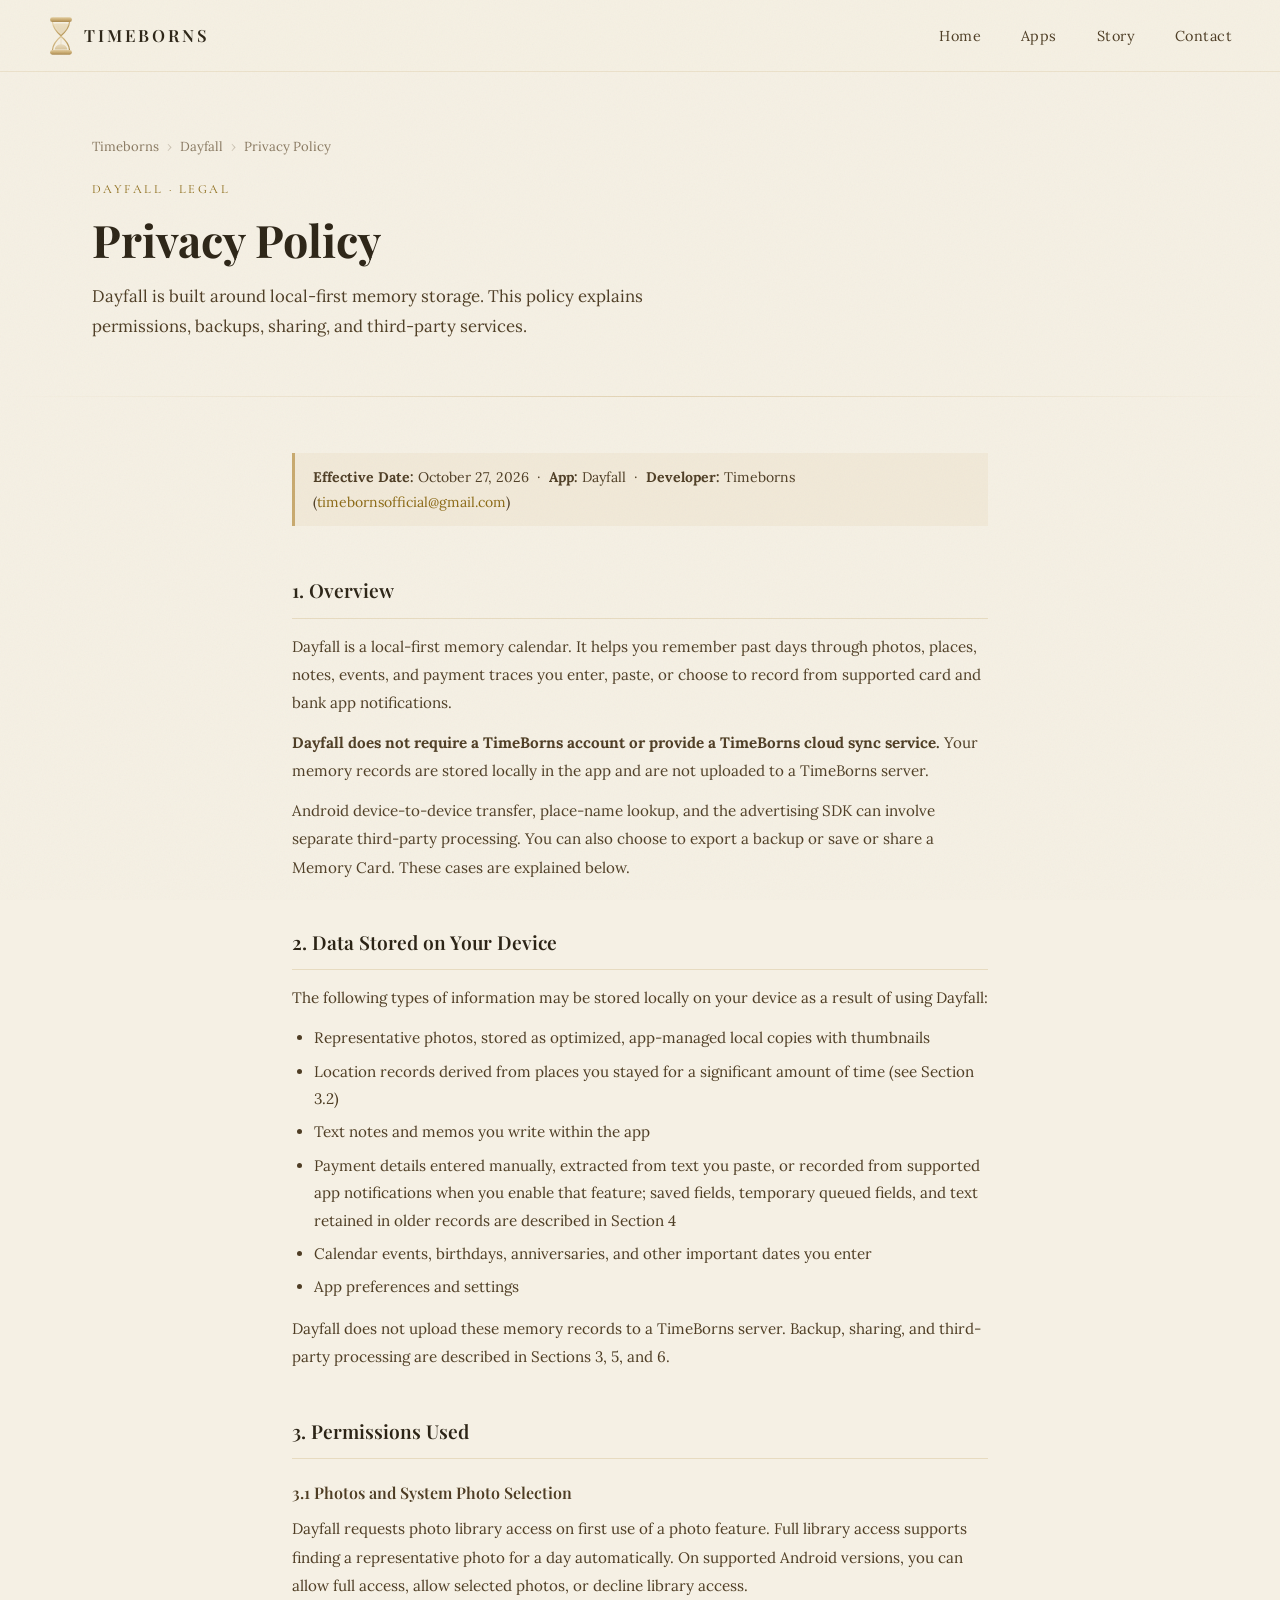
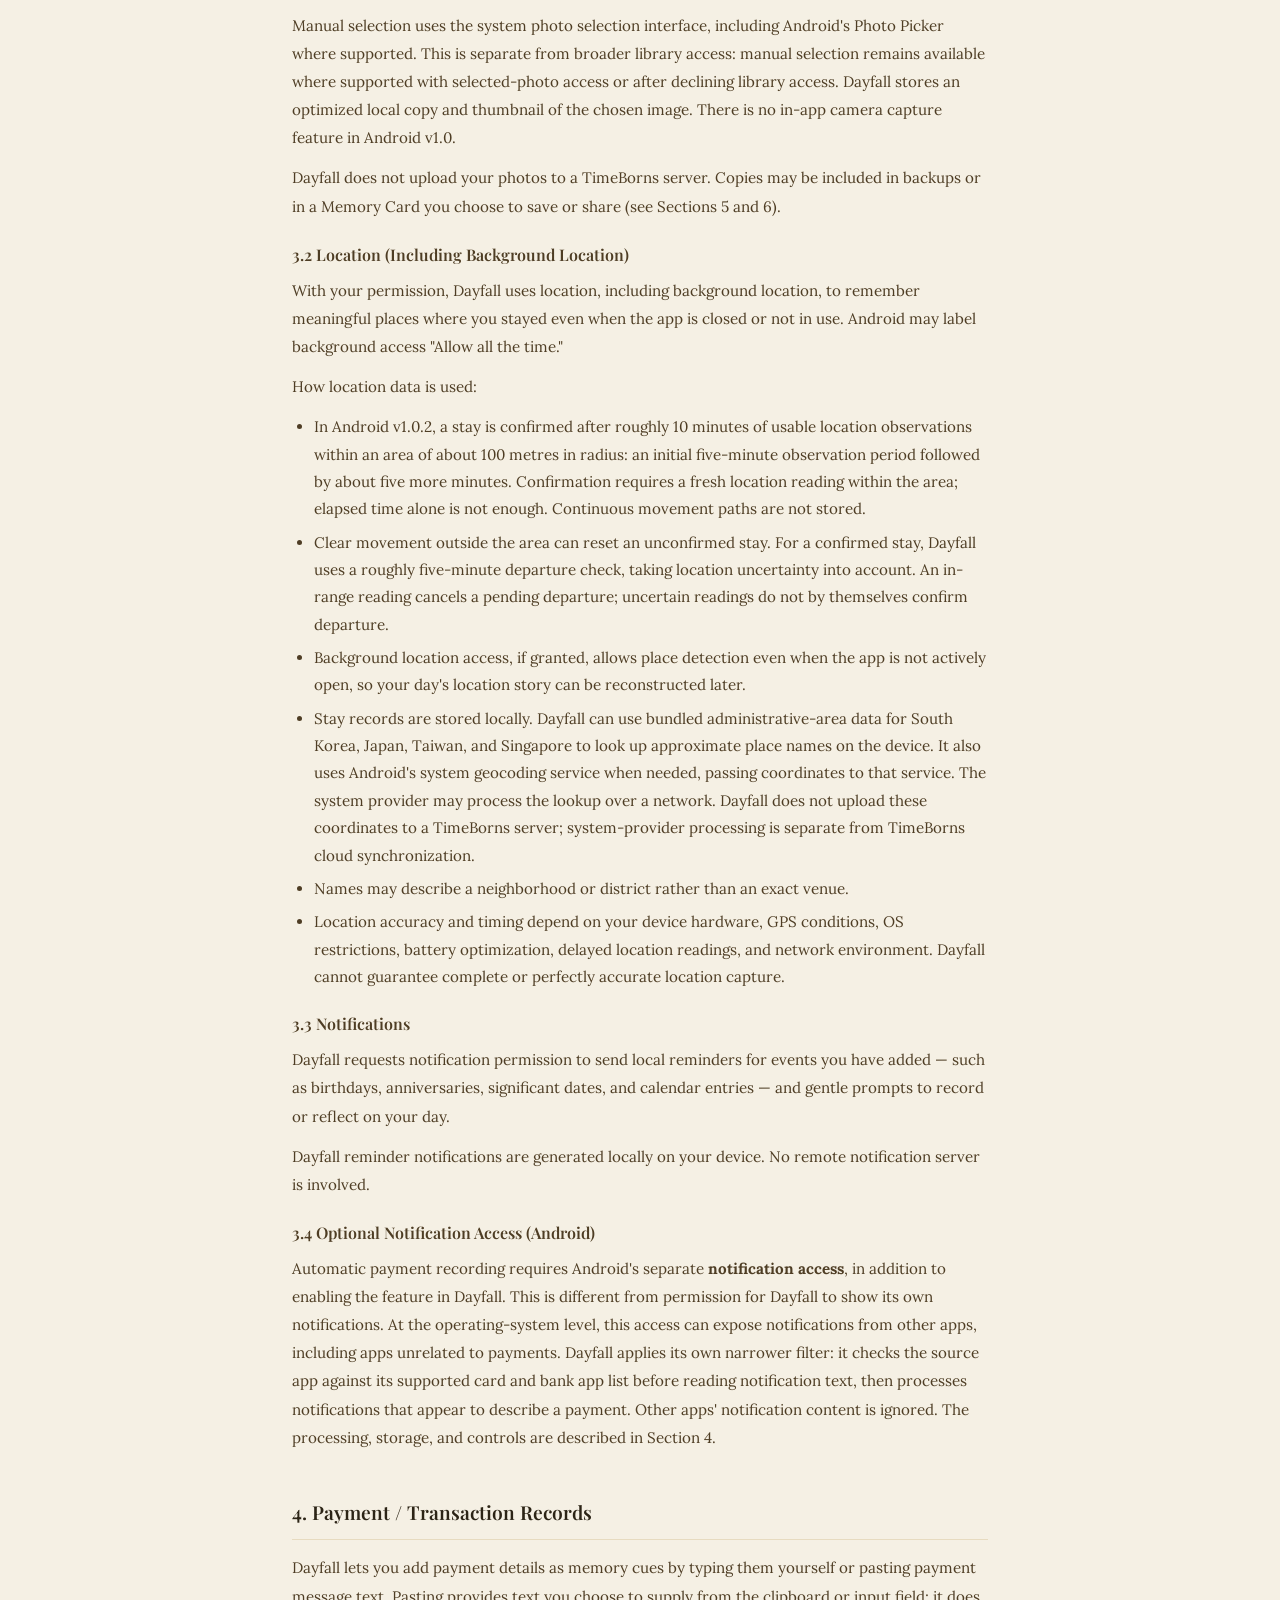
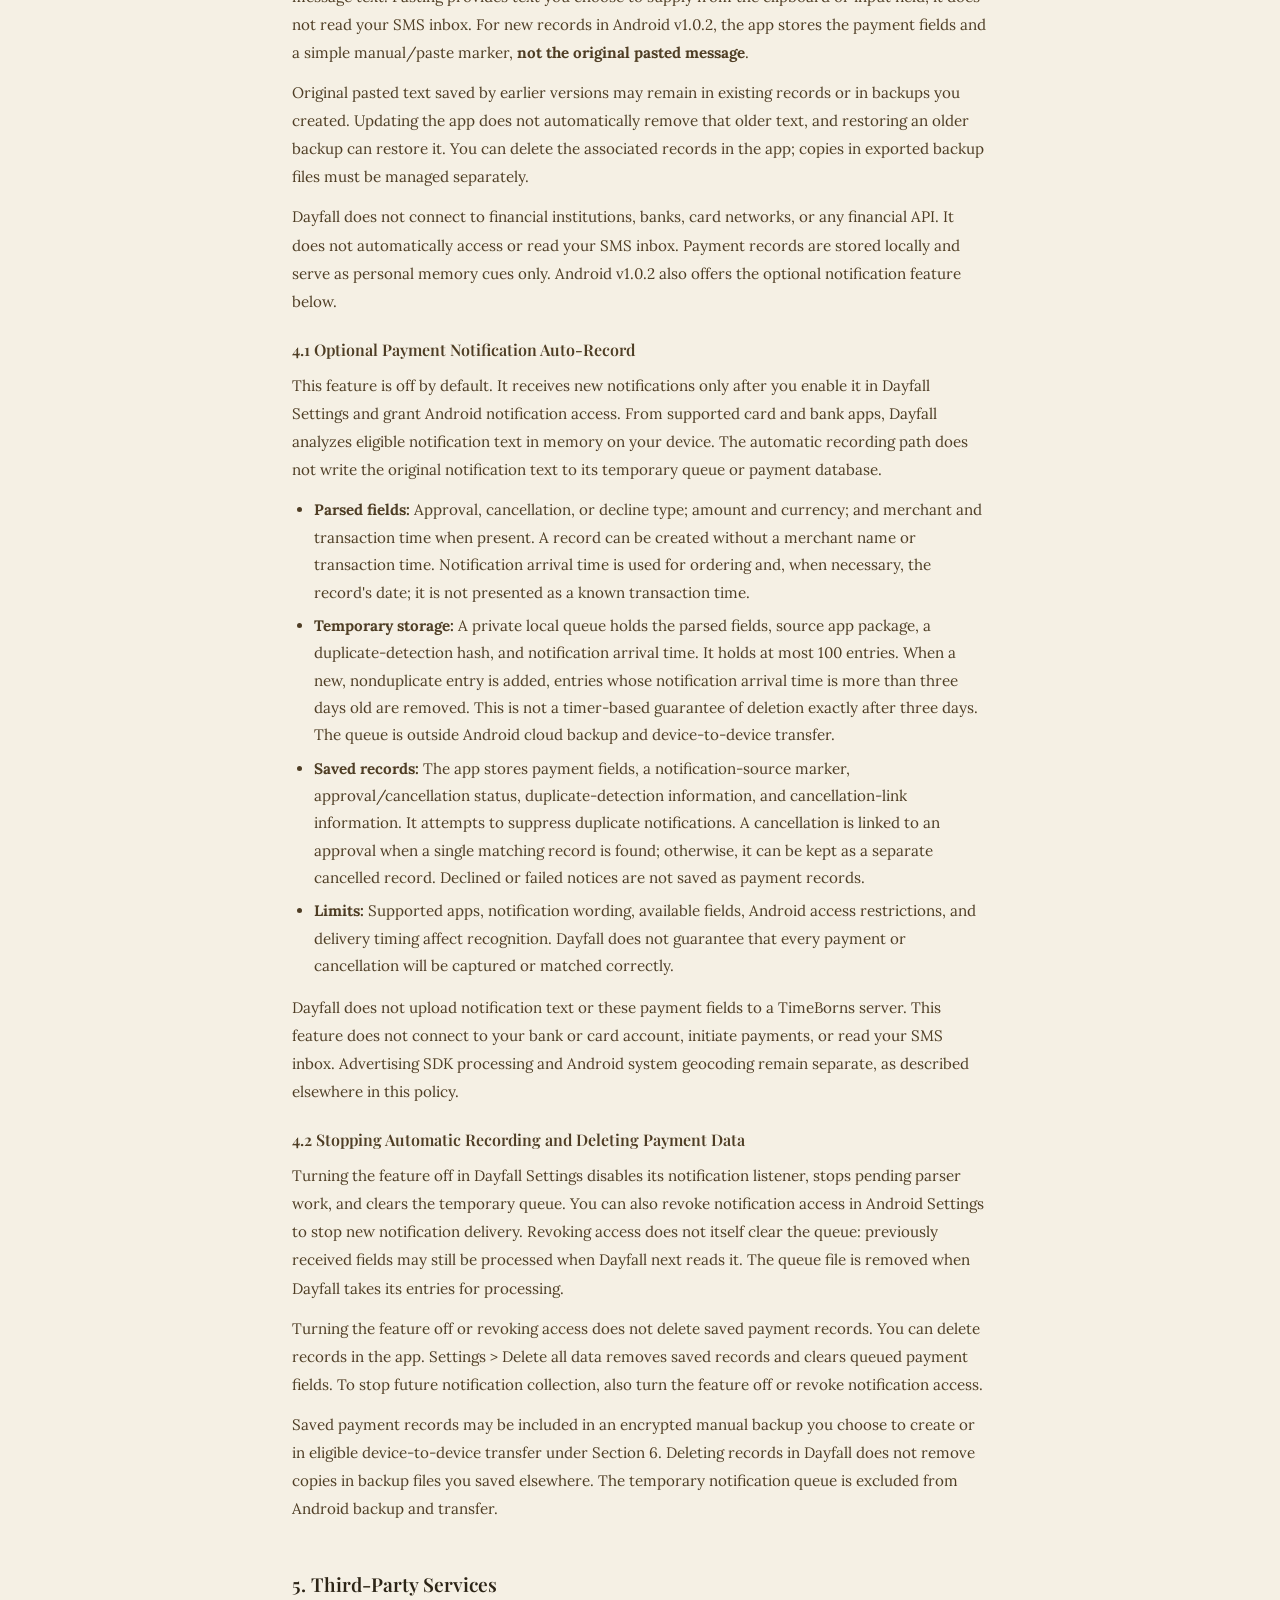
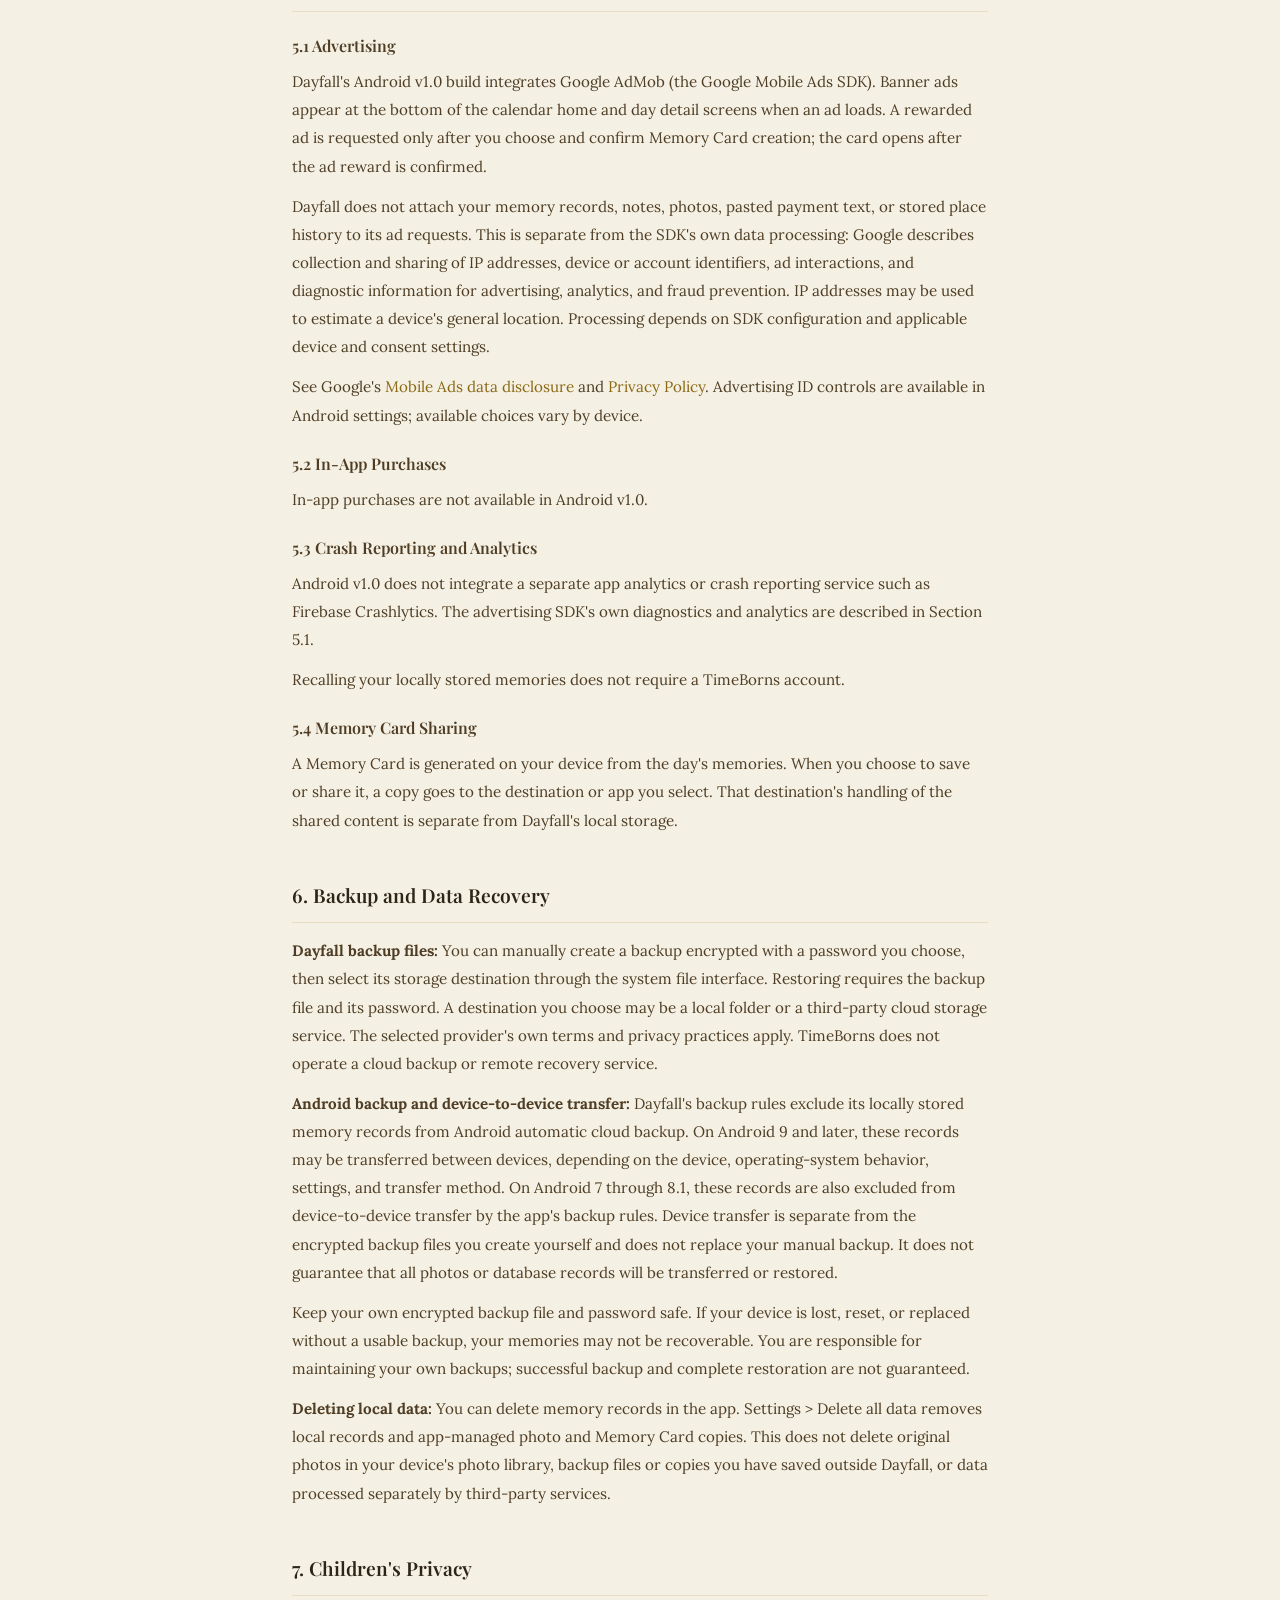
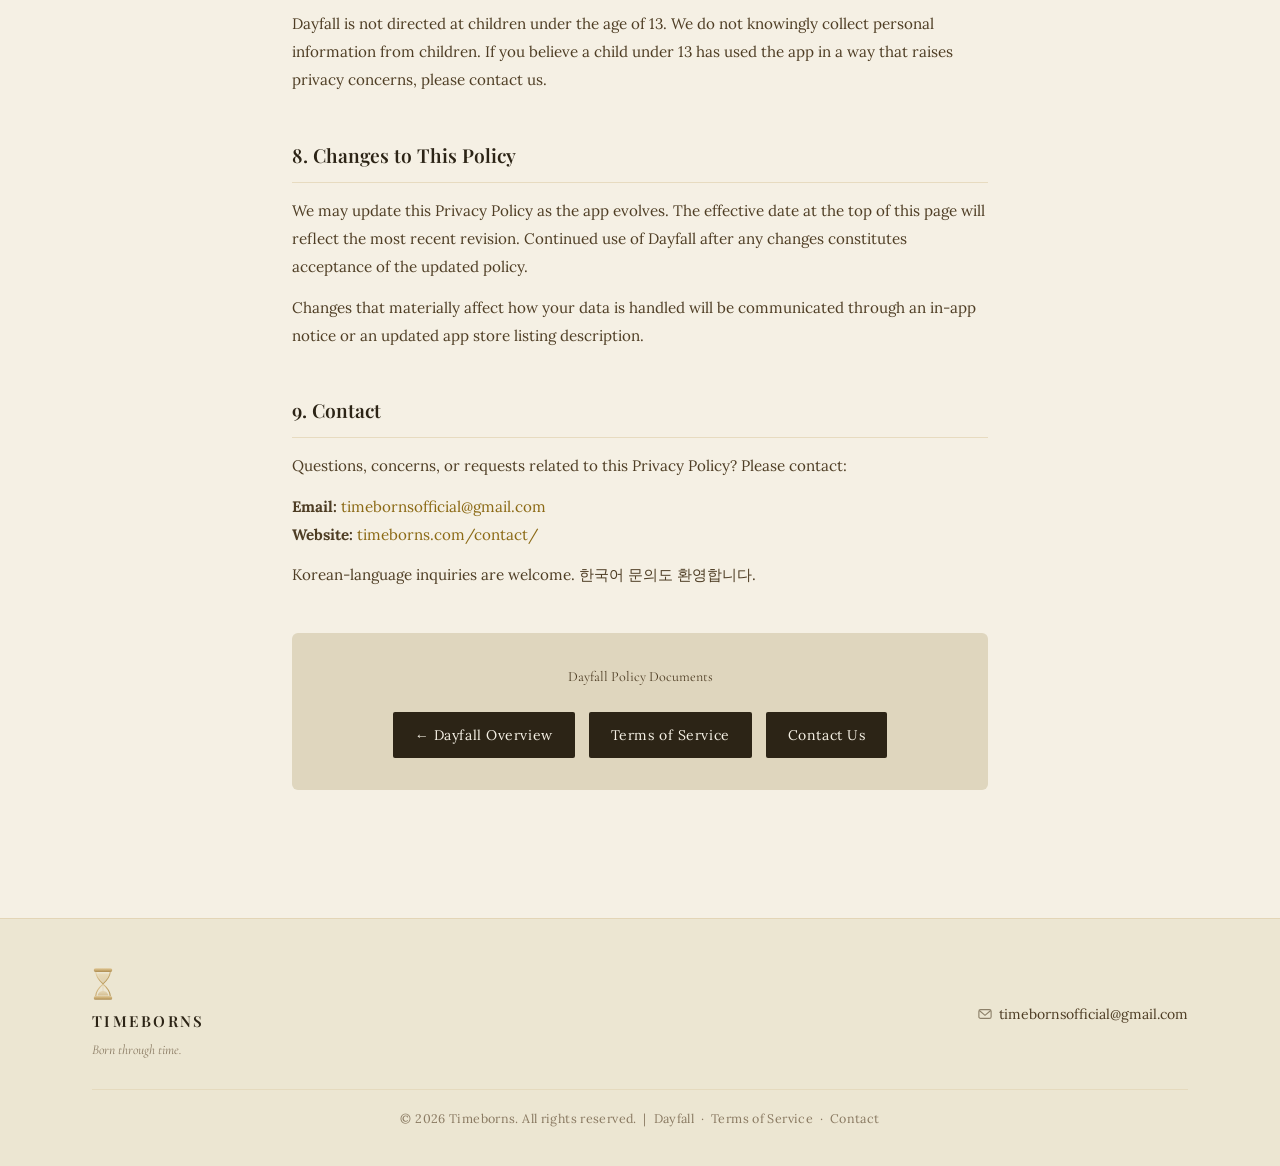
<file: dayfall/privacy/index.html>
<!DOCTYPE html>
<html lang="en">
<head>
  <meta charset="UTF-8" />
  <meta name="viewport" content="width=device-width, initial-scale=1.0" />
  <title>Dayfall Privacy Policy — Timeborns</title>
  <meta name="description" content="How Dayfall handles local memories, photo and background location permissions, encrypted backups, Android backup rules, and third-party advertising." />
  <link rel="canonical" href="https://timeborns.com/dayfall/privacy/" />
  <meta property="og:title"       content="Dayfall Privacy Policy — Timeborns" />
  <meta property="og:description" content="Dayfall uses local-first memory storage. Read about permissions, backups, sharing, and third-party services." />
  <meta property="og:type"        content="website" />
  <meta property="og:url"         content="https://timeborns.com/dayfall/privacy/" />
  <meta property="og:image"       content="https://timeborns.com/assets/images/og-dayfall.jpg" />
  <meta property="og:image:width"  content="1200" />
  <meta property="og:image:height" content="630" />
  <meta property="og:site_name"    content="TimeBorns" />
  <link rel="stylesheet" href="../../style.css" />
  <link rel="icon" href="/favicon.ico" sizes="any">
  <link rel="icon" type="image/png" sizes="16x16" href="/favicon-16x16.png">
  <link rel="icon" type="image/png" sizes="32x32" href="/favicon-32x32.png">
  <link rel="icon" type="image/png" sizes="48x48" href="/favicon-48x48.png">
  <link rel="icon" type="image/png" sizes="192x192" href="/favicon-192x192.png">
  <link rel="apple-touch-icon" href="/apple-touch-icon.png">
  <meta name="theme-color" content="#f7efe2">
  <style>
    .dayfall-policy { overflow-wrap: anywhere; }
    .dayfall-policy .page-hero-sub,
    .dayfall-policy .policy-date,
    .dayfall-policy .policy-links-box p { color: var(--ink-mid); }
    .dayfall-policy .footer-link { min-width: 0; }
    .dayfall-policy .footer-icon { flex-shrink: 0; }
  </style>
</head>
<body class="dayfall-policy">

  <nav class="nav" role="navigation" aria-label="Main navigation">
    <a href="../../" class="nav-logo" aria-label="Timeborns home">
      <img src="/assets/hourglass.svg" alt="" width="26" height="40" class="brand-mark" aria-hidden="true">
      <span class="nav-logo-text">TIMEBORNS</span>
    </a>
    <button class="nav-toggle" aria-label="Toggle navigation" aria-expanded="false" id="navToggle">
      <span></span><span></span><span></span>
    </button>
    <ul class="nav-links" id="navLinks" role="list">
      <li><a href="../../">Home</a></li>
      <li><a href="../../#apps">Apps</a></li>
      <li><a href="../../#story">Story</a></li>
      <li><a href="../../contact/">Contact</a></li>
    </ul>
  </nav>

  <main>
    <section class="page-hero" aria-labelledby="privacyTitle">
      <div class="container">
        <nav class="breadcrumb" aria-label="Breadcrumb">
          <a href="../../">Timeborns</a>
          <span class="breadcrumb-sep" aria-hidden="true">&#x203A;</span>
          <a href="../">Dayfall</a>
          <span class="breadcrumb-sep" aria-hidden="true">&#x203A;</span>
          <span>Privacy Policy</span>
        </nav>
        <span class="page-hero-eyebrow">Dayfall · Legal</span>
        <h1 class="page-hero-title" id="privacyTitle">Privacy Policy</h1>
        <p class="page-hero-sub">
          Dayfall is built around local-first memory storage.
          This policy explains permissions, backups, sharing, and third-party services.
        </p>
      </div>
    </section>

    <div class="page-content">

      <div class="policy-date">
        <strong>Effective Date:</strong> October 27, 2026 &nbsp;·&nbsp;
        <strong>App:</strong> Dayfall &nbsp;·&nbsp;
        <strong>Developer:</strong> Timeborns
        (<a href="mailto:timebornsofficial@gmail.com" style="color:var(--gold-dark);">timebornsofficial@gmail.com</a>)
      </div>

      <div class="policy-section">
        <h2>1. Overview</h2>
        <p>
          Dayfall is a local-first memory calendar. It helps you remember past days through
          photos, places, notes, events, and payment traces you enter, paste, or choose
          to record from supported card and bank app notifications.
        </p>
        <p>
          <strong>Dayfall does not require a TimeBorns account or provide a TimeBorns cloud sync service.</strong>
          Your memory records are stored locally in the app and are not uploaded to a TimeBorns server.
        </p>
        <p>
          Android device-to-device transfer, place-name lookup, and the advertising SDK can involve
          separate third-party processing. You can also choose to export a backup or save
          or share a Memory Card. These cases are explained below.
        </p>
      </div>

      <div class="policy-section">
        <h2>2. Data Stored on Your Device</h2>
        <p>
          The following types of information may be stored locally on your device
          as a result of using Dayfall:
        </p>
        <ul>
          <li>Representative photos, stored as optimized, app-managed local copies with thumbnails</li>
          <li>Location records derived from places you stayed for a significant amount of time (see Section 3.2)</li>
          <li>Text notes and memos you write within the app</li>
          <li>Payment details entered manually, extracted from text you paste, or recorded from supported app notifications when you enable that feature; saved fields, temporary queued fields, and text retained in older records are described in Section 4</li>
          <li>Calendar events, birthdays, anniversaries, and other important dates you enter</li>
          <li>App preferences and settings</li>
        </ul>
        <p>
          Dayfall does not upload these memory records to a TimeBorns server.
          Backup, sharing, and third-party processing are described in Sections 3, 5, and 6.
        </p>
      </div>

      <div class="policy-section">
        <h2>3. Permissions Used</h2>

        <h3>3.1 Photos and System Photo Selection</h3>
        <p>
          Dayfall requests photo library access on first use of a photo feature.
          Full library access supports finding a representative photo for a day automatically.
          On supported Android versions, you can allow full access, allow selected photos,
          or decline library access.
        </p>
        <p>
          Manual selection uses the system photo selection interface, including Android's
          Photo Picker where supported. This is separate from broader library access:
          manual selection remains available where supported with selected-photo access or
          after declining library access. Dayfall stores an optimized local copy and thumbnail
          of the chosen image. There is no in-app camera capture feature in Android v1.0.
        </p>
        <p>
          Dayfall does not upload your photos to a TimeBorns server. Copies may be included
          in backups or in a Memory Card you choose to save or share (see Sections 5 and 6).
        </p>

        <h3>3.2 Location (Including Background Location)</h3>
        <p>
          With your permission, Dayfall uses location, including background location,
          to remember meaningful places where you stayed even when the app is closed or
          not in use. Android may label background access "Allow all the time."
        </p>
        <p>How location data is used:</p>
        <ul>
          <li>In Android v1.0.2, a stay is confirmed after roughly 10 minutes of usable location observations within an area of about 100 metres in radius: an initial five-minute observation period followed by about five more minutes. Confirmation requires a fresh location reading within the area; elapsed time alone is not enough. Continuous movement paths are not stored.</li>
          <li>Clear movement outside the area can reset an unconfirmed stay. For a confirmed stay, Dayfall uses a roughly five-minute departure check, taking location uncertainty into account. An in-range reading cancels a pending departure; uncertain readings do not by themselves confirm departure.</li>
          <li>Background location access, if granted, allows place detection even when the app is not actively open, so your day's location story can be reconstructed later.</li>
          <li>Stay records are stored locally. Dayfall can use bundled administrative-area data for South Korea, Japan, Taiwan, and Singapore to look up approximate place names on the device. It also uses Android's system geocoding service when needed, passing coordinates to that service. The system provider may process the lookup over a network. Dayfall does not upload these coordinates to a TimeBorns server; system-provider processing is separate from TimeBorns cloud synchronization.</li>
          <li>Names may describe a neighborhood or district rather than an exact venue.</li>
          <li>Location accuracy and timing depend on your device hardware, GPS conditions, OS restrictions, battery optimization, delayed location readings, and network environment. Dayfall cannot guarantee complete or perfectly accurate location capture.</li>
        </ul>

        <h3>3.3 Notifications</h3>
        <p>
          Dayfall requests notification permission to send local reminders for events
          you have added — such as birthdays, anniversaries, significant dates, and calendar entries —
          and gentle prompts to record or reflect on your day.
        </p>
        <p>
          Dayfall reminder notifications are generated locally on your device.
          No remote notification server is involved.
        </p>

        <h3>3.4 Optional Notification Access (Android)</h3>
        <p>
          Automatic payment recording requires Android's separate <strong>notification access</strong>,
          in addition to enabling the feature in Dayfall. This is different from permission
          for Dayfall to show its own notifications. At the operating-system level, this
          access can expose notifications from other apps, including apps unrelated to payments.
          Dayfall applies its own narrower filter: it checks the source app against its
          supported card and bank app list before reading notification text, then processes
          notifications that appear to describe a payment. Other apps' notification content
          is ignored. The processing, storage, and controls are described in Section 4.
        </p>
      </div>

      <div class="policy-section">
        <h2>4. Payment / Transaction Records</h2>
        <p>
          Dayfall lets you add payment details as memory cues by typing them yourself or
          pasting payment message text. Pasting provides text you choose to supply from the
          clipboard or input field; it does not read your SMS inbox. For new records in
          Android v1.0.2, the app stores the payment fields and a simple manual/paste marker,
          <strong>not the original pasted message</strong>.
        </p>
        <p>
          Original pasted text saved by earlier versions may remain in existing records
          or in backups you created. Updating the app does not automatically remove that
          older text, and restoring an older backup can restore it. You can delete the
          associated records in the app; copies in exported backup files must be managed separately.
        </p>
        <p>
          Dayfall does not connect to financial institutions, banks, card networks,
          or any financial API. It does not automatically access or read your SMS inbox.
          Payment records are stored locally and serve as personal memory cues only.
          Android v1.0.2 also offers the optional notification feature below.
        </p>

        <h3>4.1 Optional Payment Notification Auto-Record</h3>
        <p>
          This feature is off by default. It receives new notifications only after you
          enable it in Dayfall Settings and grant Android notification access. From
          supported card and bank apps, Dayfall analyzes eligible notification text in
          memory on your device. The automatic recording path does not write the original
          notification text to its temporary queue or payment database.
        </p>
        <ul>
          <li><strong>Parsed fields:</strong> Approval, cancellation, or decline type; amount and currency; and merchant and transaction time when present. A record can be created without a merchant name or transaction time. Notification arrival time is used for ordering and, when necessary, the record's date; it is not presented as a known transaction time.</li>
          <li><strong>Temporary storage:</strong> A private local queue holds the parsed fields, source app package, a duplicate-detection hash, and notification arrival time. It holds at most 100 entries. When a new, nonduplicate entry is added, entries whose notification arrival time is more than three days old are removed. This is not a timer-based guarantee of deletion exactly after three days. The queue is outside Android cloud backup and device-to-device transfer.</li>
          <li><strong>Saved records:</strong> The app stores payment fields, a notification-source marker, approval/cancellation status, duplicate-detection information, and cancellation-link information. It attempts to suppress duplicate notifications. A cancellation is linked to an approval when a single matching record is found; otherwise, it can be kept as a separate cancelled record. Declined or failed notices are not saved as payment records.</li>
          <li><strong>Limits:</strong> Supported apps, notification wording, available fields, Android access restrictions, and delivery timing affect recognition. Dayfall does not guarantee that every payment or cancellation will be captured or matched correctly.</li>
        </ul>
        <p>
          Dayfall does not upload notification text or these payment fields to a TimeBorns
          server. This feature does not connect to your bank or card account, initiate
          payments, or read your SMS inbox. Advertising SDK processing and Android system
          geocoding remain separate, as described elsewhere in this policy.
        </p>

        <h3>4.2 Stopping Automatic Recording and Deleting Payment Data</h3>
        <p>
          Turning the feature off in Dayfall Settings disables its notification listener,
          stops pending parser work, and clears the temporary queue. You can also revoke
          notification access in Android Settings to stop new notification delivery.
          Revoking access does not itself clear the queue: previously received fields
          may still be processed when Dayfall next reads it. The queue file is removed
          when Dayfall takes its entries for processing.
        </p>
        <p>
          Turning the feature off or revoking access does not delete saved payment records.
          You can delete records in the app. Settings &gt; Delete all data removes saved
          records and clears queued payment fields. To stop future notification collection,
          also turn the feature off or revoke notification access.
        </p>
        <p>
          Saved payment records may be included in an encrypted manual backup you choose
          to create or in eligible device-to-device transfer under Section 6. Deleting
          records in Dayfall does not remove copies in backup files you saved elsewhere.
          The temporary notification queue is excluded from Android backup and transfer.
        </p>
      </div>

      <div class="policy-section">
        <h2>5. Third-Party Services</h2>

        <h3>5.1 Advertising</h3>
        <p>
          Dayfall's Android v1.0 build integrates Google AdMob (the Google Mobile Ads SDK).
          Banner ads appear at the bottom of the calendar home and day detail screens when
          an ad loads. A rewarded ad is requested only after you choose and confirm Memory Card
          creation; the card opens after the ad reward is confirmed.
        </p>
        <p>
          Dayfall does not attach your memory records, notes, photos, pasted payment text,
          or stored place history to its ad requests. This is separate from the SDK's own
          data processing: Google describes collection and sharing of IP addresses,
          device or account identifiers, ad interactions, and diagnostic information
          for advertising, analytics, and fraud prevention. IP addresses may be used
          to estimate a device's general location. Processing depends on SDK configuration
          and applicable device and consent settings.
        </p>
        <p>
          See Google's <a href="https://developers.google.com/admob/android/privacy/play-data-disclosure" style="color:var(--gold-dark);">Mobile Ads data disclosure</a>
          and <a href="https://policies.google.com/privacy" style="color:var(--gold-dark);">Privacy Policy</a>.
          Advertising ID controls are available in Android settings; available choices vary by device.
        </p>

        <h3>5.2 In-App Purchases</h3>
        <p>
          In-app purchases are not available in Android v1.0.
        </p>

        <h3>5.3 Crash Reporting and Analytics</h3>
        <p>
          Android v1.0 does not integrate a separate app analytics or crash reporting service
          such as Firebase Crashlytics. The advertising SDK's own diagnostics and analytics
          are described in Section 5.1.
        </p>
        <p>
          Recalling your locally stored memories does not require a TimeBorns account.
        </p>
        <h3>5.4 Memory Card Sharing</h3>
        <p>
          A Memory Card is generated on your device from the day's memories. When you choose
          to save or share it, a copy goes to the destination or app you select. That destination's
          handling of the shared content is separate from Dayfall's local storage.
        </p>
      </div>

      <div class="policy-section">
        <h2>6. Backup and Data Recovery</h2>
        <p>
          <strong>Dayfall backup files:</strong> You can manually create a backup encrypted
          with a password you choose, then select its storage destination through the system
          file interface. Restoring requires the backup file and its password. A destination
          you choose may be a local folder or a third-party cloud storage service.
          The selected provider's own terms and privacy practices apply.
          TimeBorns does not operate a cloud backup or remote recovery service.
        </p>
        <p>
          <strong>Android backup and device-to-device transfer:</strong> Dayfall's backup
          rules exclude its locally stored memory records from Android automatic cloud backup.
          On Android 9 and later, these records may be transferred between devices,
          depending on the device, operating-system behavior, settings, and transfer method. On Android 7 through 8.1,
          these records are also excluded from device-to-device transfer by the app's backup rules.
          Device transfer is separate from the encrypted backup files you create yourself
          and does not replace your manual backup. It does not guarantee that all photos
          or database records will be transferred or restored.
        </p>
        <p>
          Keep your own encrypted backup file and password safe. If your device is lost,
          reset, or replaced without a usable backup, your memories may not be recoverable.
          You are responsible for maintaining your own backups; successful backup and
          complete restoration are not guaranteed.
        </p>
        <p>
          <strong>Deleting local data:</strong> You can delete memory records in the app.
          Settings &gt; Delete all data removes local records and app-managed photo and Memory Card copies.
          This does not delete original photos in your device's photo library, backup files or
          copies you have saved outside Dayfall, or data processed separately by third-party services.
        </p>
      </div>

      <div class="policy-section">
        <h2>7. Children's Privacy</h2>
        <p>
          Dayfall is not directed at children under the age of 13. We do not
          knowingly collect personal information from children. If you believe
          a child under 13 has used the app in a way that raises privacy concerns,
          please contact us.
        </p>
      </div>

      <div class="policy-section">
        <h2>8. Changes to This Policy</h2>
        <p>
          We may update this Privacy Policy as the app evolves. The effective date
          at the top of this page will reflect the most recent revision.
          Continued use of Dayfall after any changes constitutes acceptance of the
          updated policy.
        </p>
        <p>
          Changes that materially affect how your data is handled will be communicated
          through an in-app notice or an updated app store listing description.
        </p>
      </div>

      <div class="policy-section">
        <h2>9. Contact</h2>
        <p>
          Questions, concerns, or requests related to this Privacy Policy? Please contact:
        </p>
        <p>
          <strong>Email:</strong>
          <a href="mailto:timebornsofficial@gmail.com" style="color:var(--gold-dark);">timebornsofficial@gmail.com</a><br/>
          <strong>Website:</strong>
          <a href="https://timeborns.com/contact/" style="color:var(--gold-dark);">timeborns.com/contact/</a>
        </p>
        <p>
          Korean-language inquiries are welcome. 한국어 문의도 환영합니다.
        </p>
      </div>

      <div class="policy-links-box">
        <p>Dayfall Policy Documents</p>
        <a href="../"        class="policy-link-btn">← Dayfall Overview</a>
        <a href="../terms/"  class="policy-link-btn">Terms of Service</a>
        <a href="../../contact/" class="policy-link-btn">Contact Us</a>
      </div>

    </div>
  </main>

  <footer class="footer" role="contentinfo">
    <div class="container">
      <div class="footer-inner">
        <div class="footer-logo">
          <img src="/assets/hourglass.svg" alt="" width="22" height="34" class="brand-mark" aria-hidden="true">
          <span class="footer-name">TIMEBORNS</span>
          <span class="footer-tagline">Born through time.</span>
        </div>
        <nav class="footer-links" aria-label="Footer links">
          <a href="mailto:timebornsofficial@gmail.com" class="footer-link">
            <svg class="footer-icon" viewBox="0 0 16 16" fill="none" xmlns="http://www.w3.org/2000/svg" aria-hidden="true">
              <rect x="1" y="3" width="14" height="10" rx="2" stroke="currentColor" stroke-width="1.3"/>
              <path d="M1.5 4L8 9.5L14.5 4" stroke="currentColor" stroke-width="1.3"/>
            </svg>
            timebornsofficial@gmail.com
          </a>
        </nav>
      </div>
      <div class="footer-bottom">
        <p>&copy; 2026 Timeborns. All rights reserved. &nbsp;|&nbsp;
          <a href="../">Dayfall</a> &nbsp;·&nbsp;
          <a href="../terms/">Terms of Service</a> &nbsp;·&nbsp;
          <a href="../../contact/">Contact</a>
        </p>
      </div>
    </div>
  </footer>

  <script>
    const toggle = document.getElementById('navToggle');
    const links  = document.getElementById('navLinks');
    toggle.addEventListener('click', () => { const o = links.classList.toggle('open'); toggle.setAttribute('aria-expanded', o); });
    links.querySelectorAll('a').forEach(a => a.addEventListener('click', () => { links.classList.remove('open'); toggle.setAttribute('aria-expanded','false'); }));
  </script>
</body>
</html>
</file>
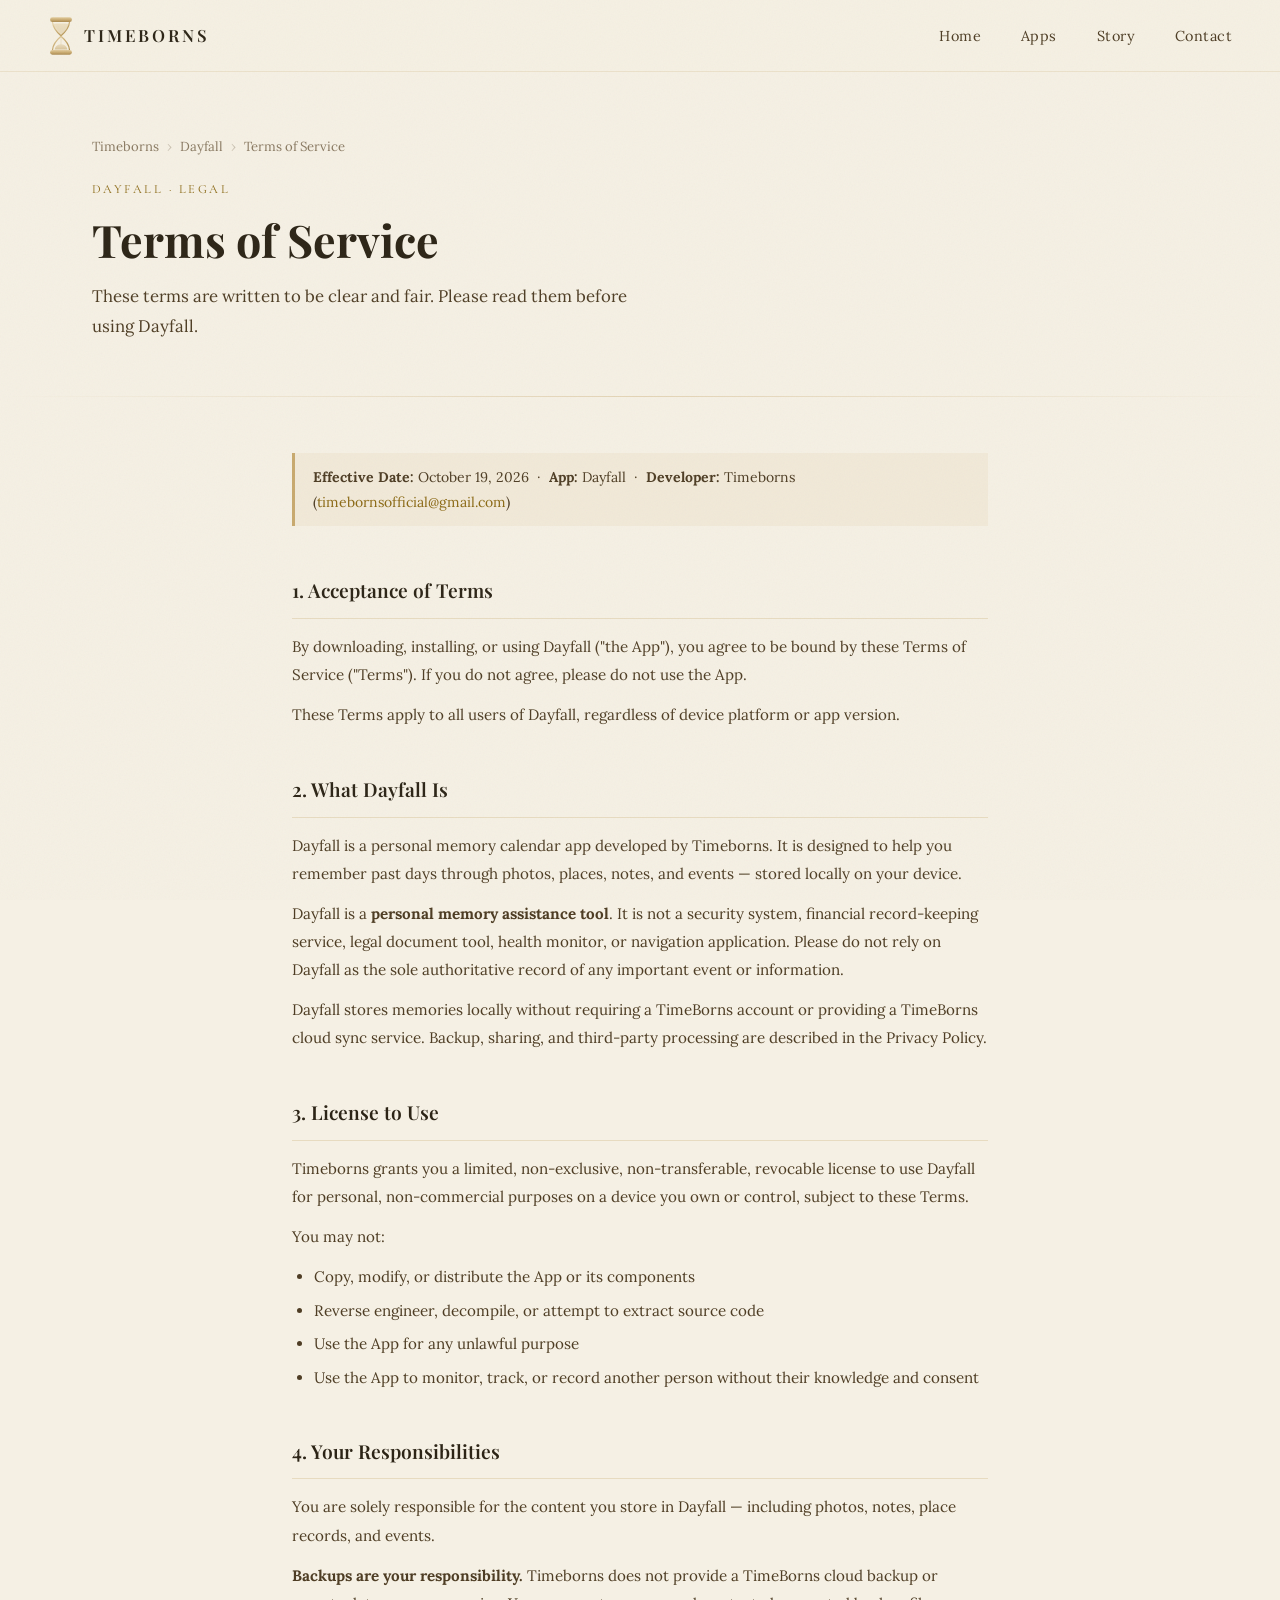
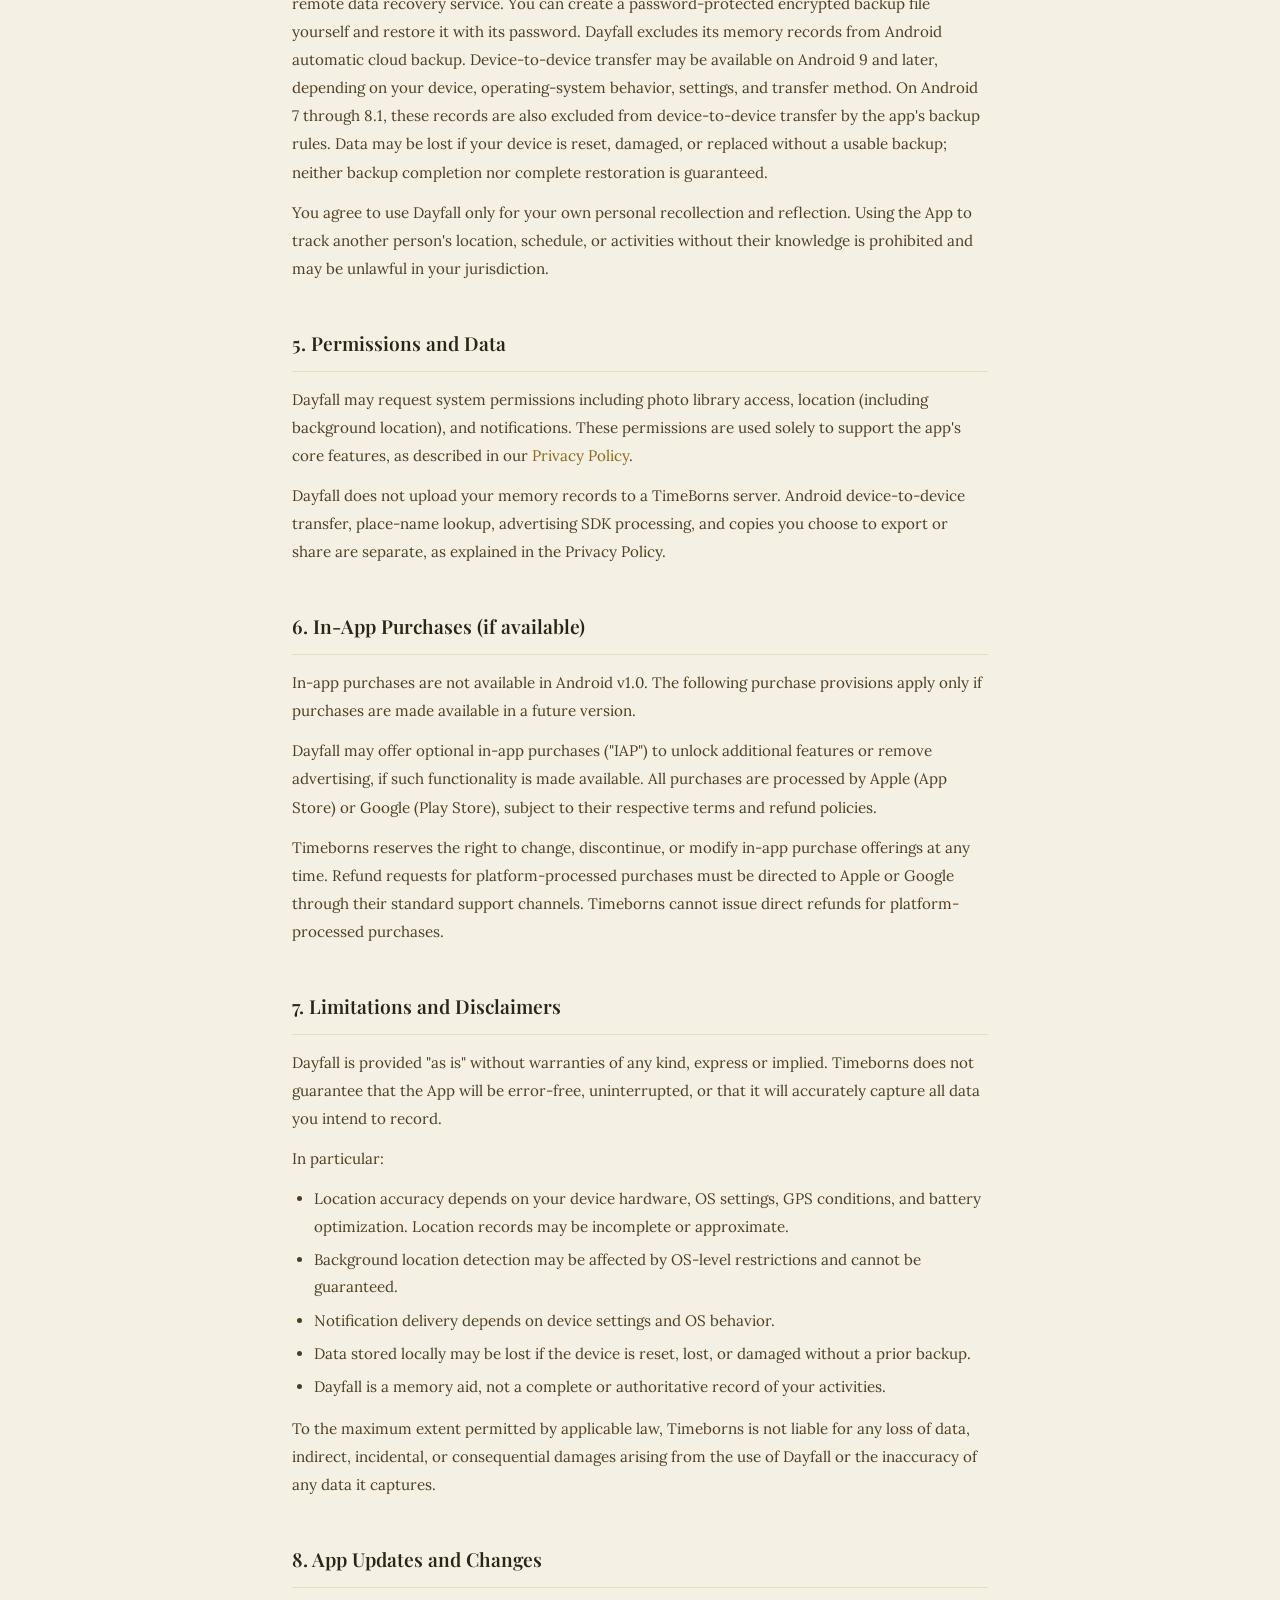
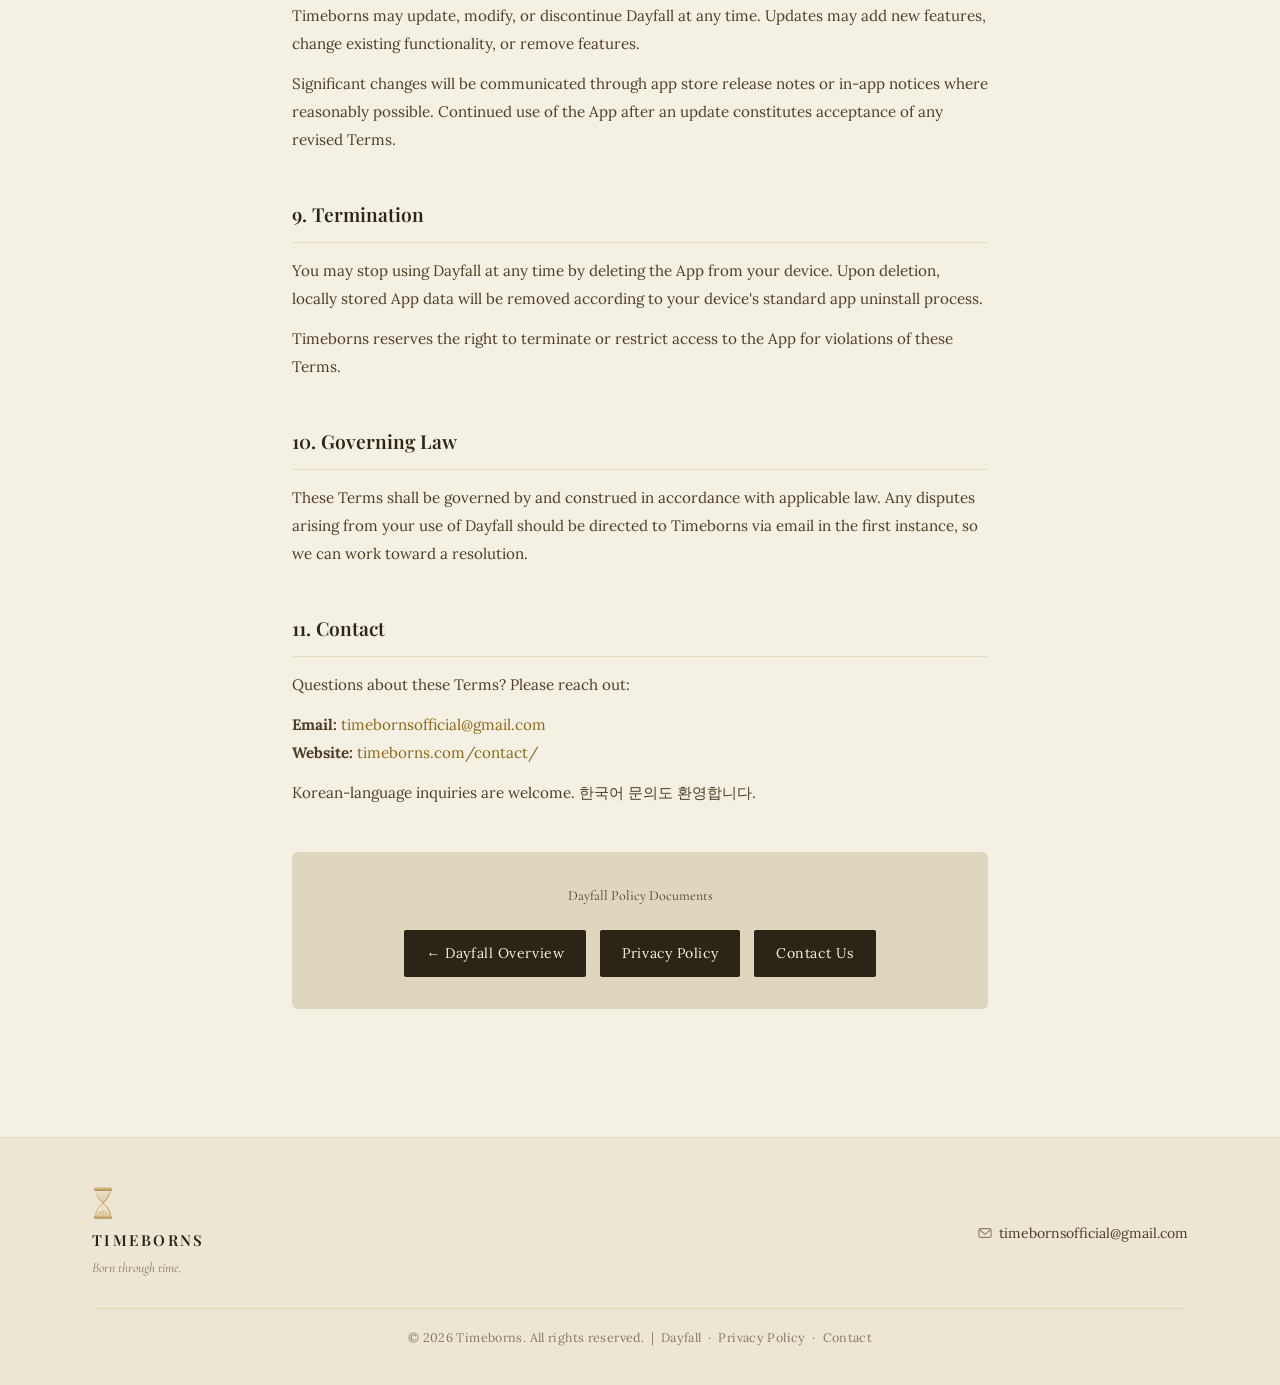
<file: dayfall/terms/index.html>
<!DOCTYPE html>
<html lang="en">
<head>
  <meta charset="UTF-8" />
  <meta name="viewport" content="width=device-width, initial-scale=1.0" />
  <title>Dayfall Terms of Service — Timeborns</title>
  <meta name="description" content="Dayfall Terms of Service. Clear, fair terms for using the Dayfall memory calendar app." />
  <link rel="canonical" href="https://timeborns.com/dayfall/terms/" />
  <meta property="og:title"       content="Dayfall Terms of Service — Timeborns" />
  <meta property="og:description" content="Clear, fair terms for using the Dayfall memory calendar app." />
  <meta property="og:type"        content="website" />
  <meta property="og:url"         content="https://timeborns.com/dayfall/terms/" />
  <meta property="og:image"       content="https://timeborns.com/assets/images/og-dayfall.jpg" />
  <meta property="og:image:width"  content="1200" />
  <meta property="og:image:height" content="630" />
  <meta property="og:site_name"    content="TimeBorns" />
  <link rel="stylesheet" href="../../style.css" />
  <link rel="icon" href="/favicon.ico" sizes="any">
  <link rel="icon" type="image/png" sizes="16x16" href="/favicon-16x16.png">
  <link rel="icon" type="image/png" sizes="32x32" href="/favicon-32x32.png">
  <link rel="icon" type="image/png" sizes="48x48" href="/favicon-48x48.png">
  <link rel="icon" type="image/png" sizes="192x192" href="/favicon-192x192.png">
  <link rel="apple-touch-icon" href="/apple-touch-icon.png">
  <meta name="theme-color" content="#f7efe2">
  <style>
    .dayfall-policy { overflow-wrap: anywhere; }
    .dayfall-policy .page-hero-sub,
    .dayfall-policy .policy-date,
    .dayfall-policy .policy-links-box p { color: var(--ink-mid); }
    .dayfall-policy .footer-link { min-width: 0; }
    .dayfall-policy .footer-icon { flex-shrink: 0; }
  </style>
</head>
<body class="dayfall-policy">

  <nav class="nav" role="navigation" aria-label="Main navigation">
    <a href="../../" class="nav-logo" aria-label="Timeborns home">
      <img src="/assets/hourglass.svg" alt="" width="26" height="40" class="brand-mark" aria-hidden="true">
      <span class="nav-logo-text">TIMEBORNS</span>
    </a>
    <button class="nav-toggle" aria-label="Toggle navigation" aria-expanded="false" id="navToggle">
      <span></span><span></span><span></span>
    </button>
    <ul class="nav-links" id="navLinks" role="list">
      <li><a href="../../">Home</a></li>
      <li><a href="../../#apps">Apps</a></li>
      <li><a href="../../#story">Story</a></li>
      <li><a href="../../contact/">Contact</a></li>
    </ul>
  </nav>

  <main>
    <section class="page-hero" aria-labelledby="termsTitle">
      <div class="container">
        <nav class="breadcrumb" aria-label="Breadcrumb">
          <a href="../../">Timeborns</a>
          <span class="breadcrumb-sep" aria-hidden="true">&#x203A;</span>
          <a href="../">Dayfall</a>
          <span class="breadcrumb-sep" aria-hidden="true">&#x203A;</span>
          <span>Terms of Service</span>
        </nav>
        <span class="page-hero-eyebrow">Dayfall · Legal</span>
        <h1 class="page-hero-title" id="termsTitle">Terms of Service</h1>
        <p class="page-hero-sub">
          These terms are written to be clear and fair.
          Please read them before using Dayfall.
        </p>
      </div>
    </section>

    <div class="page-content">

      <div class="policy-date">
        <strong>Effective Date:</strong> October 19, 2026 &nbsp;·&nbsp;
        <strong>App:</strong> Dayfall &nbsp;·&nbsp;
        <strong>Developer:</strong> Timeborns
        (<a href="mailto:timebornsofficial@gmail.com" style="color:var(--gold-dark);">timebornsofficial@gmail.com</a>)
      </div>

      <div class="policy-section">
        <h2>1. Acceptance of Terms</h2>
        <p>
          By downloading, installing, or using Dayfall ("the App"), you agree to be bound by
          these Terms of Service ("Terms"). If you do not agree, please do not use the App.
        </p>
        <p>
          These Terms apply to all users of Dayfall, regardless of device platform or app version.
        </p>
      </div>

      <div class="policy-section">
        <h2>2. What Dayfall Is</h2>
        <p>
          Dayfall is a personal memory calendar app developed by Timeborns. It is designed
          to help you remember past days through photos, places, notes, and events —           stored locally on your device.
        </p>
        <p>
          Dayfall is a <strong>personal memory assistance tool</strong>. It is not a security system,
          financial record-keeping service, legal document tool, health monitor,
          or navigation application. Please do not rely on Dayfall as the sole
          authoritative record of any important event or information.
        </p>
        <p>
          Dayfall stores memories locally without requiring a TimeBorns account or
          providing a TimeBorns cloud sync service. Backup, sharing, and third-party
          processing are described in the Privacy Policy.
        </p>
      </div>

      <div class="policy-section">
        <h2>3. License to Use</h2>
        <p>
          Timeborns grants you a limited, non-exclusive, non-transferable, revocable license
          to use Dayfall for personal, non-commercial purposes on a device you own or control,
          subject to these Terms.
        </p>
        <p>You may not:</p>
        <ul>
          <li>Copy, modify, or distribute the App or its components</li>
          <li>Reverse engineer, decompile, or attempt to extract source code</li>
          <li>Use the App for any unlawful purpose</li>
          <li>Use the App to monitor, track, or record another person without their knowledge and consent</li>
        </ul>
      </div>

      <div class="policy-section">
        <h2>4. Your Responsibilities</h2>
        <p>
          You are solely responsible for the content you store in Dayfall —           including photos, notes, place records, and events.
        </p>
        <p>
          <strong>Backups are your responsibility.</strong> Timeborns does not provide
          a TimeBorns cloud backup or remote data recovery service. You can create a
          password-protected encrypted backup file yourself and restore it with its password.
          Dayfall excludes its memory records from Android automatic cloud backup.
          Device-to-device transfer may be available on Android 9 and later, depending
          on your device, operating-system behavior, settings, and transfer method. On Android 7 through 8.1, these records
          are also excluded from device-to-device transfer by the app's backup rules.
          Data may be lost if your device is reset, damaged, or replaced without a usable backup;
          neither backup completion nor complete restoration is guaranteed.
        </p>
        <p>
          You agree to use Dayfall only for your own personal recollection and reflection.
          Using the App to track another person's location, schedule, or activities
          without their knowledge is prohibited and may be unlawful in your jurisdiction.
        </p>
      </div>

      <div class="policy-section">
        <h2>5. Permissions and Data</h2>
        <p>
          Dayfall may request system permissions including photo library access,
          location (including background location), and notifications.
          These permissions are used solely to support the app's core features,
          as described in our
          <a href="../privacy/" style="color:var(--gold-dark);">Privacy Policy</a>.
        </p>
        <p>
          Dayfall does not upload your memory records to a TimeBorns server.
          Android device-to-device transfer, place-name lookup, advertising SDK processing,
          and copies you choose to export or share are separate, as explained in the Privacy Policy.
        </p>
      </div>

      <div class="policy-section">
        <h2>6. In-App Purchases (if available)</h2>
        <p>
          In-app purchases are not available in Android v1.0.
          The following purchase provisions apply only if purchases are made available in a future version.
        </p>
        <p>
          Dayfall may offer optional in-app purchases ("IAP") to unlock additional features
          or remove advertising, if such functionality is made available.
          All purchases are processed by Apple (App Store) or Google (Play Store),
          subject to their respective terms and refund policies.
        </p>
        <p>
          Timeborns reserves the right to change, discontinue, or modify in-app purchase
          offerings at any time. Refund requests for platform-processed purchases
          must be directed to Apple or Google through their standard support channels.
          Timeborns cannot issue direct refunds for platform-processed purchases.
        </p>
      </div>

      <div class="policy-section">
        <h2>7. Limitations and Disclaimers</h2>
        <p>
          Dayfall is provided "as is" without warranties of any kind, express or implied.
          Timeborns does not guarantee that the App will be error-free, uninterrupted,
          or that it will accurately capture all data you intend to record.
        </p>
        <p>In particular:</p>
        <ul>
          <li>Location accuracy depends on your device hardware, OS settings, GPS conditions, and battery optimization. Location records may be incomplete or approximate.</li>
          <li>Background location detection may be affected by OS-level restrictions and cannot be guaranteed.</li>
          <li>Notification delivery depends on device settings and OS behavior.</li>
          <li>Data stored locally may be lost if the device is reset, lost, or damaged without a prior backup.</li>
          <li>Dayfall is a memory aid, not a complete or authoritative record of your activities.</li>
        </ul>
        <p>
          To the maximum extent permitted by applicable law, Timeborns is not liable for
          any loss of data, indirect, incidental, or consequential damages arising from
          the use of Dayfall or the inaccuracy of any data it captures.
        </p>
      </div>

      <div class="policy-section">
        <h2>8. App Updates and Changes</h2>
        <p>
          Timeborns may update, modify, or discontinue Dayfall at any time.
          Updates may add new features, change existing functionality, or remove features.
        </p>
        <p>
          Significant changes will be communicated through app store release notes
          or in-app notices where reasonably possible. Continued use of the App
          after an update constitutes acceptance of any revised Terms.
        </p>
      </div>

      <div class="policy-section">
        <h2>9. Termination</h2>
        <p>
          You may stop using Dayfall at any time by deleting the App from your device.
          Upon deletion, locally stored App data will be removed according to your
          device's standard app uninstall process.
        </p>
        <p>
          Timeborns reserves the right to terminate or restrict access to the App
          for violations of these Terms.
        </p>
      </div>

      <div class="policy-section">
        <h2>10. Governing Law</h2>
        <p>
          These Terms shall be governed by and construed in accordance with applicable law.
          Any disputes arising from your use of Dayfall should be directed to Timeborns
          via email in the first instance, so we can work toward a resolution.
        </p>
      </div>

      <div class="policy-section">
        <h2>11. Contact</h2>
        <p>
          Questions about these Terms? Please reach out:
        </p>
        <p>
          <strong>Email:</strong>
          <a href="mailto:timebornsofficial@gmail.com" style="color:var(--gold-dark);">timebornsofficial@gmail.com</a><br/>
          <strong>Website:</strong>
          <a href="https://timeborns.com/contact/" style="color:var(--gold-dark);">timeborns.com/contact/</a>
        </p>
        <p>
          Korean-language inquiries are welcome. 한국어 문의도 환영합니다.
        </p>
      </div>

      <div class="policy-links-box">
        <p>Dayfall Policy Documents</p>
        <a href="../"         class="policy-link-btn">← Dayfall Overview</a>
        <a href="../privacy/" class="policy-link-btn">Privacy Policy</a>
        <a href="../../contact/" class="policy-link-btn">Contact Us</a>
      </div>

    </div>
  </main>

  <footer class="footer" role="contentinfo">
    <div class="container">
      <div class="footer-inner">
        <div class="footer-logo">
          <img src="/assets/hourglass.svg" alt="" width="22" height="34" class="brand-mark" aria-hidden="true">
          <span class="footer-name">TIMEBORNS</span>
          <span class="footer-tagline">Born through time.</span>
        </div>
        <nav class="footer-links" aria-label="Footer links">
          <a href="mailto:timebornsofficial@gmail.com" class="footer-link">
            <svg class="footer-icon" viewBox="0 0 16 16" fill="none" xmlns="http://www.w3.org/2000/svg" aria-hidden="true">
              <rect x="1" y="3" width="14" height="10" rx="2" stroke="currentColor" stroke-width="1.3"/>
              <path d="M1.5 4L8 9.5L14.5 4" stroke="currentColor" stroke-width="1.3"/>
            </svg>
            timebornsofficial@gmail.com
          </a>
        </nav>
      </div>
      <div class="footer-bottom">
        <p>&copy; 2026 Timeborns. All rights reserved. &nbsp;|&nbsp;
          <a href="../">Dayfall</a> &nbsp;·&nbsp;
          <a href="../privacy/">Privacy Policy</a> &nbsp;·&nbsp;
          <a href="../../contact/">Contact</a>
        </p>
      </div>
    </div>
  </footer>

  <script>
    const toggle = document.getElementById('navToggle');
    const links  = document.getElementById('navLinks');
    toggle.addEventListener('click', () => { const o = links.classList.toggle('open'); toggle.setAttribute('aria-expanded', o); });
    links.querySelectorAll('a').forEach(a => a.addEventListener('click', () => { links.classList.remove('open'); toggle.setAttribute('aria-expanded','false'); }));
  </script>
</body>
</html>
</file>
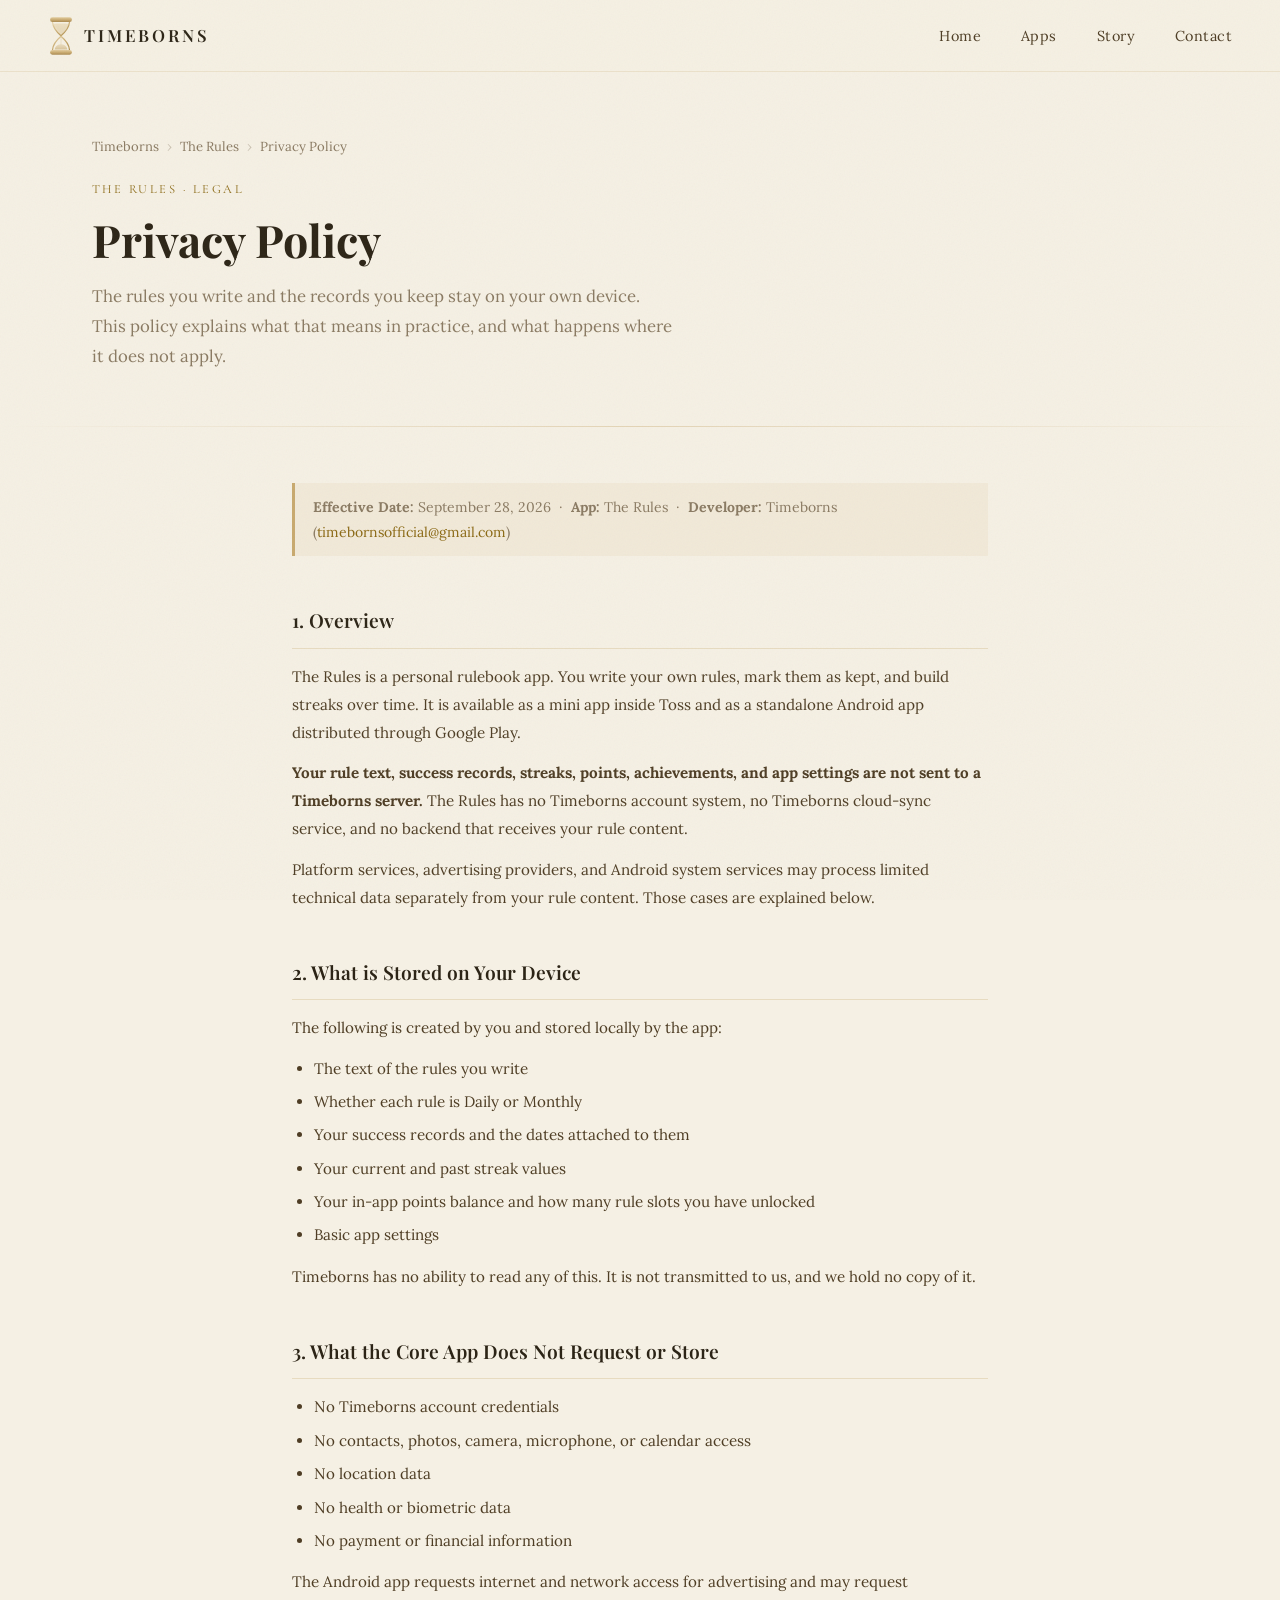
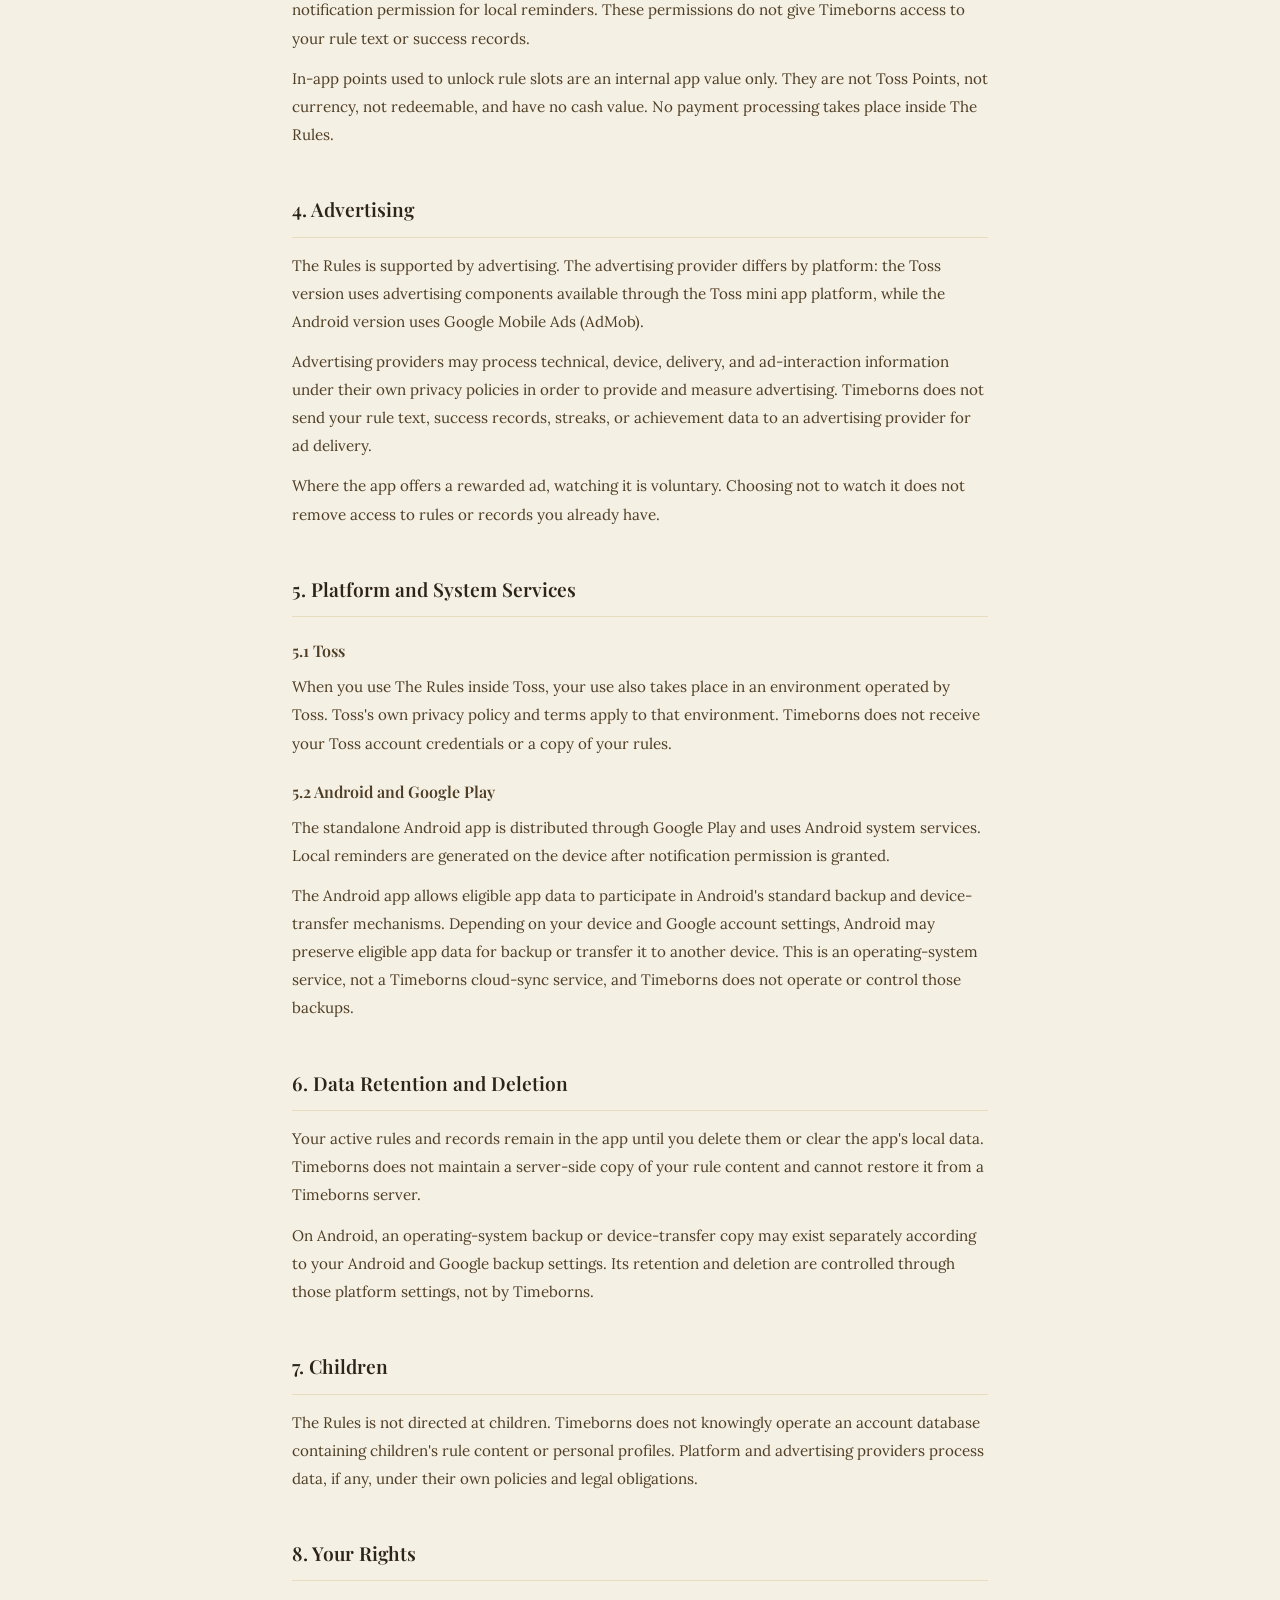
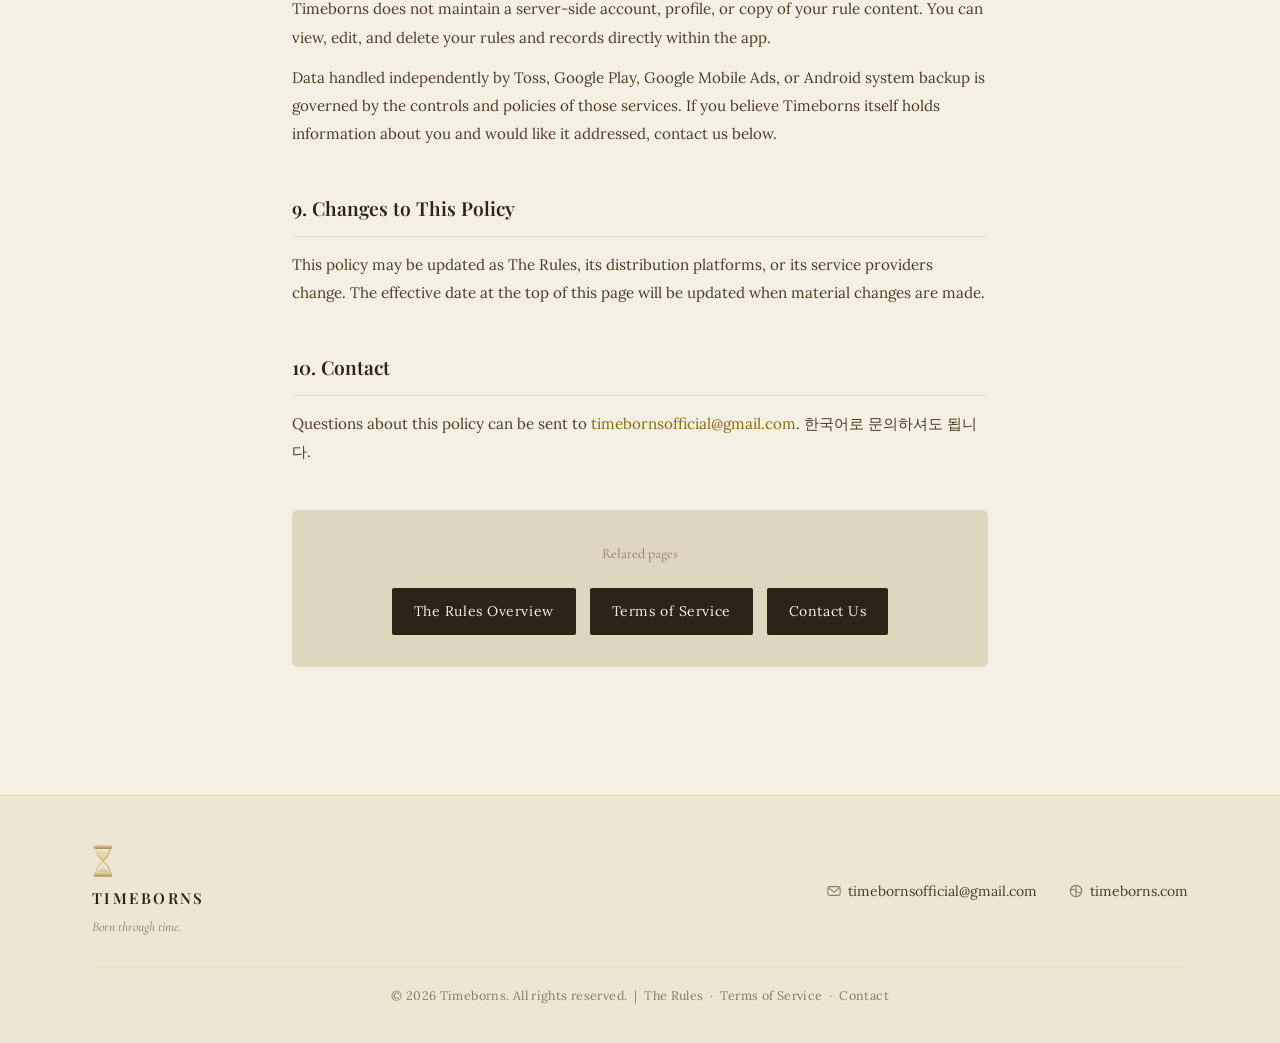
<file: the-rules/privacy/index.html>
<!DOCTYPE html>
<html lang="en">
<head>
  <meta charset="UTF-8" />
  <meta name="viewport" content="width=device-width, initial-scale=1.0" />
  <title>The Rules Privacy Policy — TimeBorns</title>
  <meta name="description" content="The Rules privacy policy for Toss and Android, including local rule data, advertising, platform services, and Android system backup." />
  <link rel="canonical" href="https://timeborns.com/the-rules/privacy/" />
  <meta property="og:title"       content="The Rules Privacy Policy — TimeBorns" />
  <meta property="og:description" content="Your rules and records stay on your device. No account, no server, no cloud sync." />
  <meta property="og:type"        content="website" />
  <meta property="og:url"         content="https://timeborns.com/the-rules/privacy/" />
  <meta property="og:image"       content="https://timeborns.com/assets/images/og-the-rules.jpg" />
  <meta property="og:image:width"  content="1200" />
  <meta property="og:image:height" content="630" />
  <meta property="og:site_name"    content="TimeBorns" />
  <link rel="stylesheet" href="../../style.css" />
  <link rel="icon" href="/favicon.ico" sizes="any">
  <link rel="icon" type="image/png" sizes="16x16" href="/favicon-16x16.png">
  <link rel="icon" type="image/png" sizes="32x32" href="/favicon-32x32.png">
  <link rel="icon" type="image/png" sizes="48x48" href="/favicon-48x48.png">
  <link rel="icon" type="image/png" sizes="192x192" href="/favicon-192x192.png">
  <link rel="apple-touch-icon" href="/apple-touch-icon.png">
  <meta name="theme-color" content="#f7efe2">
</head>
<body>

  <!-- NAVIGATION -->
  <nav class="nav" role="navigation" aria-label="Main navigation">
    <a href="../../" class="nav-logo" aria-label="Timeborns home">
      <img src="/assets/hourglass.svg" alt="" width="26" height="40" class="brand-mark" aria-hidden="true">
      <span class="nav-logo-text">TIMEBORNS</span>
    </a>
    <button class="nav-toggle" aria-label="Toggle navigation" aria-expanded="false" id="navToggle">
      <span></span><span></span><span></span>
    </button>
    <ul class="nav-links" id="navLinks" role="list">
      <li><a href="../../">Home</a></li>
      <li><a href="../../#apps">Apps</a></li>
      <li><a href="../../#story">Story</a></li>
      <li><a href="../../contact/">Contact</a></li>
    </ul>
  </nav>

  <main>

    <section class="page-hero" aria-labelledby="privacyTitle">
      <div class="container">
        <nav class="breadcrumb" aria-label="Breadcrumb">
          <a href="../../">Timeborns</a>
          <span class="breadcrumb-sep" aria-hidden="true">&#x203A;</span>
          <a href="../">The Rules</a>
          <span class="breadcrumb-sep" aria-hidden="true">&#x203A;</span>
          <span>Privacy Policy</span>
        </nav>
        <span class="page-hero-eyebrow">The Rules · Legal</span>
        <h1 class="page-hero-title" id="privacyTitle">Privacy Policy</h1>
        <p class="page-hero-sub">
          The rules you write and the records you keep stay on your own device.
          This policy explains what that means in practice, and what happens where it does not apply.
        </p>
      </div>
    </section>

    <div class="page-content">

      <div class="policy-date">
        <strong>Effective Date:</strong> September 28, 2026 &nbsp;·&nbsp;
        <strong>App:</strong> The Rules &nbsp;·&nbsp;
        <strong>Developer:</strong> Timeborns
        (<a href="mailto:timebornsofficial@gmail.com" style="color:var(--gold-dark);">timebornsofficial@gmail.com</a>)
      </div>

      <div class="policy-section">
        <h2>1. Overview</h2>
        <p>
          The Rules is a personal rulebook app. You write your own rules, mark them as kept,
          and build streaks over time. It is available as a mini app inside Toss and as a
          standalone Android app distributed through Google Play.
        </p>
        <p>
          <strong>Your rule text, success records, streaks, points, achievements, and app settings
          are not sent to a Timeborns server.</strong> The Rules has no Timeborns account system,
          no Timeborns cloud-sync service, and no backend that receives your rule content.
        </p>
        <p>
          Platform services, advertising providers, and Android system services may process
          limited technical data separately from your rule content. Those cases are explained below.
        </p>
      </div>

      <div class="policy-section">
        <h2>2. What is Stored on Your Device</h2>
        <p>The following is created by you and stored locally by the app:</p>
        <ul>
          <li>The text of the rules you write</li>
          <li>Whether each rule is Daily or Monthly</li>
          <li>Your success records and the dates attached to them</li>
          <li>Your current and past streak values</li>
          <li>Your in-app points balance and how many rule slots you have unlocked</li>
          <li>Basic app settings</li>
        </ul>
        <p>
          Timeborns has no ability to read any of this. It is not transmitted to us,
          and we hold no copy of it.
        </p>
      </div>

      <div class="policy-section">
        <h2>3. What the Core App Does Not Request or Store</h2>
        <ul>
          <li>No Timeborns account credentials</li>
          <li>No contacts, photos, camera, microphone, or calendar access</li>
          <li>No location data</li>
          <li>No health or biometric data</li>
          <li>No payment or financial information</li>
        </ul>
        <p>
          The Android app requests internet and network access for advertising and may request
          notification permission for local reminders. These permissions do not give Timeborns
          access to your rule text or success records.
        </p>
        <p>
          In-app points used to unlock rule slots are an internal app value only.
          They are not Toss Points, not currency, not redeemable, and have no cash value.
          No payment processing takes place inside The Rules.
        </p>
      </div>

      <div class="policy-section">
        <h2>4. Advertising</h2>
        <p>
          The Rules is supported by advertising. The advertising provider differs by platform:
          the Toss version uses advertising components available through the Toss mini app platform,
          while the Android version uses Google Mobile Ads (AdMob).
        </p>
        <p>
          Advertising providers may process technical, device, delivery, and ad-interaction
          information under their own privacy policies in order to provide and measure advertising.
          Timeborns does not send your rule text, success records, streaks, or achievement data
          to an advertising provider for ad delivery.
        </p>
        <p>
          Where the app offers a rewarded ad, watching it is voluntary. Choosing not to watch
          it does not remove access to rules or records you already have.
        </p>
      </div>

      <div class="policy-section">
        <h2>5. Platform and System Services</h2>
        <h3>5.1 Toss</h3>
        <p>
          When you use The Rules inside Toss, your use also takes place in an environment
          operated by Toss. Toss's own privacy policy and terms apply to that environment.
          Timeborns does not receive your Toss account credentials or a copy of your rules.
        </p>

        <h3>5.2 Android and Google Play</h3>
        <p>
          The standalone Android app is distributed through Google Play and uses Android
          system services. Local reminders are generated on the device after notification
          permission is granted.
        </p>
        <p>
          The Android app allows eligible app data to participate in Android's standard
          backup and device-transfer mechanisms. Depending on your device and Google account
          settings, Android may preserve eligible app data for backup or transfer it to another
          device. This is an operating-system service, not a Timeborns cloud-sync service,
          and Timeborns does not operate or control those backups.
        </p>
      </div>

      <div class="policy-section">
        <h2>6. Data Retention and Deletion</h2>
        <p>
          Your active rules and records remain in the app until you delete them or clear the
          app's local data. Timeborns does not maintain a server-side copy of your rule content
          and cannot restore it from a Timeborns server.
        </p>
        <p>
          On Android, an operating-system backup or device-transfer copy may exist separately
          according to your Android and Google backup settings. Its retention and deletion are
          controlled through those platform settings, not by Timeborns.
        </p>
      </div>

      <div class="policy-section">
        <h2>7. Children</h2>
        <p>
          The Rules is not directed at children. Timeborns does not knowingly operate an account
          database containing children's rule content or personal profiles. Platform and advertising
          providers process data, if any, under their own policies and legal obligations.
        </p>
      </div>

      <div class="policy-section">
        <h2>8. Your Rights</h2>
        <p>
          Timeborns does not maintain a server-side account, profile, or copy of your rule content.
          You can view, edit, and delete your rules and records directly within the app.
        </p>
        <p>
          Data handled independently by Toss, Google Play, Google Mobile Ads, or Android system
          backup is governed by the controls and policies of those services. If you believe
          Timeborns itself holds information about you and would like it addressed, contact us below.
        </p>
      </div>

      <div class="policy-section">
        <h2>9. Changes to This Policy</h2>
        <p>
          This policy may be updated as The Rules, its distribution platforms, or its service
          providers change. The effective date at the top of this page will be updated when
          material changes are made.
        </p>
      </div>

      <div class="policy-section">
        <h2>10. Contact</h2>
        <p>
          Questions about this policy can be sent to
          <a href="mailto:timebornsofficial@gmail.com" style="color:var(--gold-dark);">timebornsofficial@gmail.com</a>.
          <span lang="ko">한국어로 문의하셔도 됩니다.</span>
        </p>
      </div>

      <div class="policy-links-box">
        <p>Related pages</p>
        <a href="../" class="policy-link-btn">The Rules Overview</a>
        <a href="../terms/" class="policy-link-btn">Terms of Service</a>
        <a href="../../contact/" class="policy-link-btn">Contact Us</a>
      </div>

    </div>

  </main>

  <!-- FOOTER -->
  <footer class="footer" role="contentinfo">
    <div class="container">
      <div class="footer-inner">
        <div class="footer-logo">
          <img src="/assets/hourglass.svg" alt="" width="22" height="34" class="brand-mark" aria-hidden="true">
          <span class="footer-name">TIMEBORNS</span>
          <span class="footer-tagline">Born through time.</span>
        </div>
        <nav class="footer-links" aria-label="Footer links">
          <a href="mailto:timebornsofficial@gmail.com" class="footer-link">
            <svg class="footer-icon" viewBox="0 0 16 16" fill="none" xmlns="http://www.w3.org/2000/svg" aria-hidden="true">
              <rect x="1" y="3" width="14" height="10" rx="2" stroke="currentColor" stroke-width="1.3"/>
              <path d="M1.5 4L8 9.5L14.5 4" stroke="currentColor" stroke-width="1.3"/>
            </svg>
            timebornsofficial@gmail.com
          </a>
          <a href="https://timeborns.com" class="footer-link">
            <svg class="footer-icon" viewBox="0 0 16 16" fill="none" xmlns="http://www.w3.org/2000/svg" aria-hidden="true">
              <circle cx="8" cy="8" r="6.5" stroke="currentColor" stroke-width="1.3"/>
              <path d="M1.5 8 Q5 4 8 8 Q11 12 14.5 8" stroke="currentColor" stroke-width="1.3" fill="none"/>
              <line x1="8" y1="1.5" x2="8" y2="14.5" stroke="currentColor" stroke-width="1.3"/>
            </svg>
            timeborns.com
          </a>
        </nav>
      </div>
      <div class="footer-bottom">
        <p>&copy; 2026 Timeborns. All rights reserved. &nbsp;|&nbsp;
          <a href="../">The Rules</a> &nbsp;·&nbsp;
          <a href="../terms/">Terms of Service</a> &nbsp;·&nbsp;
          <a href="../../contact/">Contact</a>
        </p>
      </div>
    </div>
  </footer>

  <script>
    const toggle = document.getElementById('navToggle');
    const links  = document.getElementById('navLinks');
    toggle.addEventListener('click', () => {
      const open = links.classList.toggle('open');
      toggle.setAttribute('aria-expanded', open);
    });
    links.querySelectorAll('a').forEach(a => {
      a.addEventListener('click', () => {
        links.classList.remove('open');
        toggle.setAttribute('aria-expanded', 'false');
      });
    });
  </script>

</body>
</html>
</file>
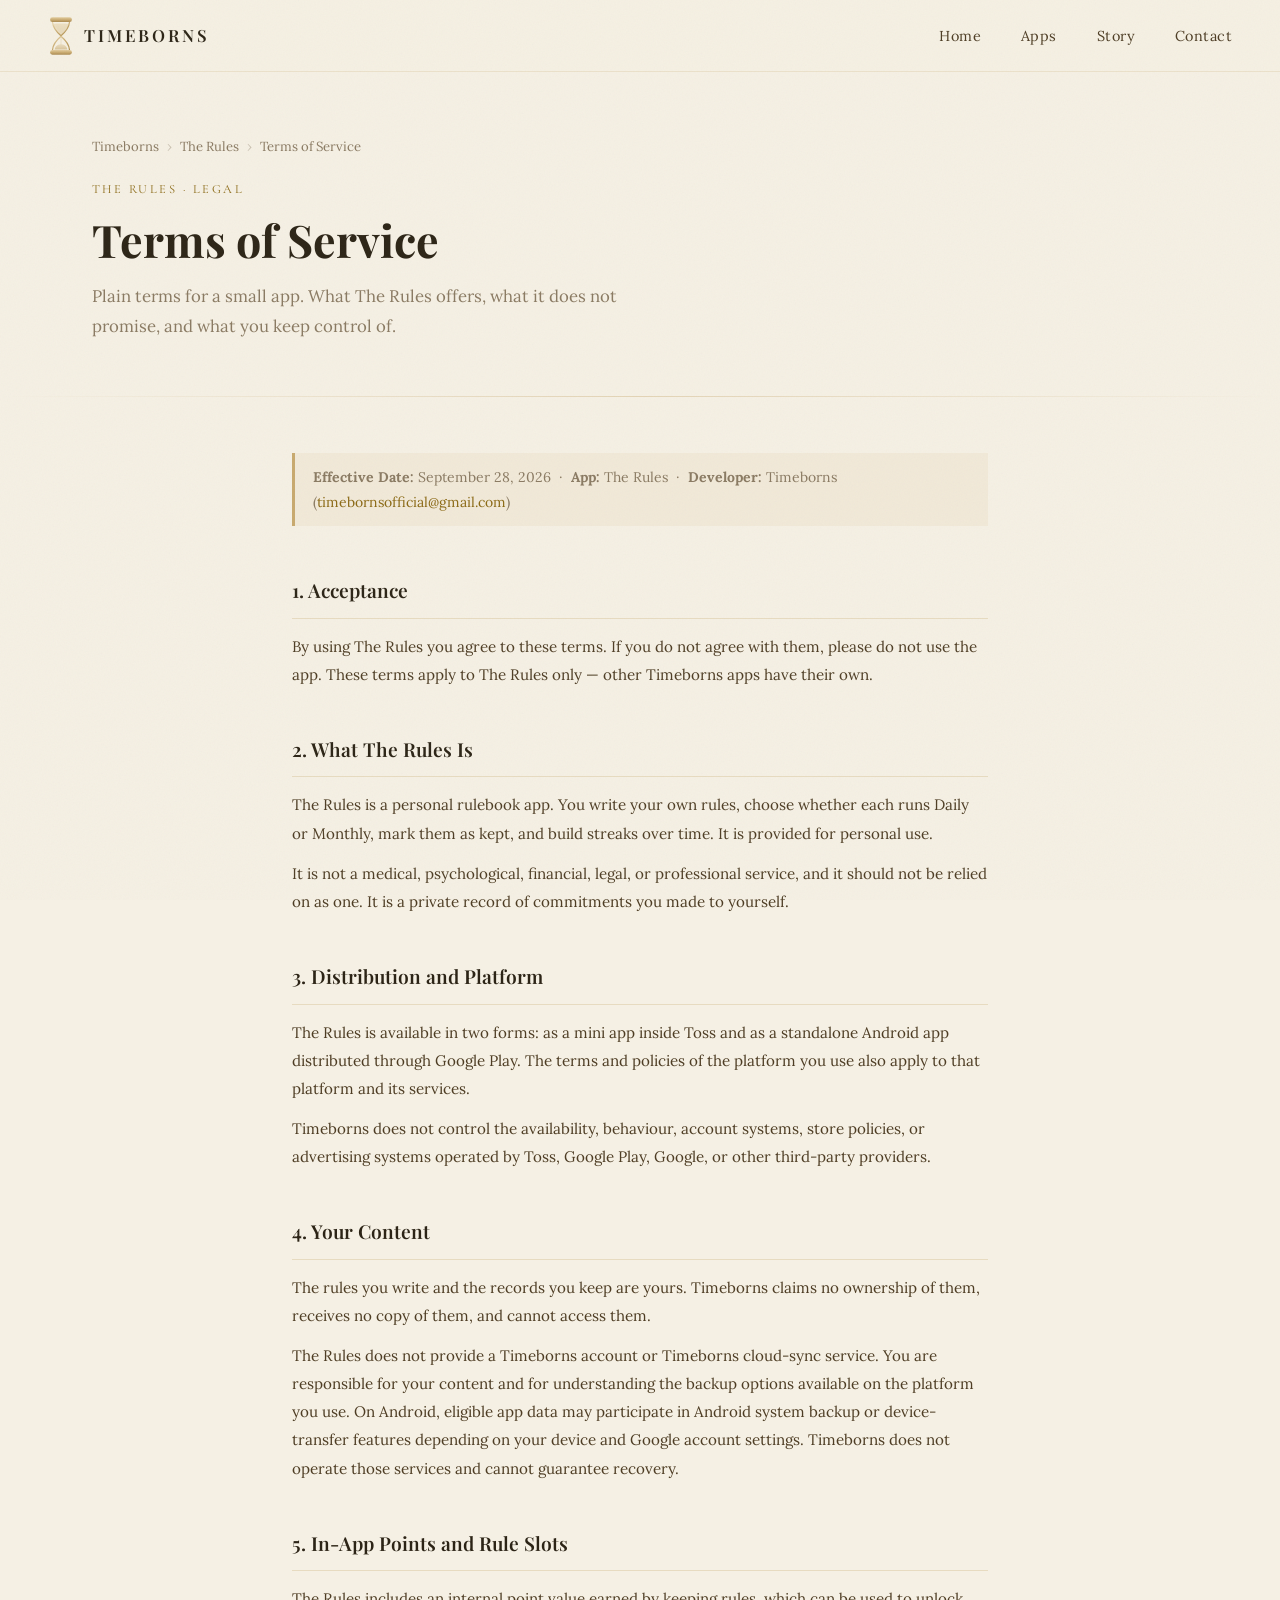
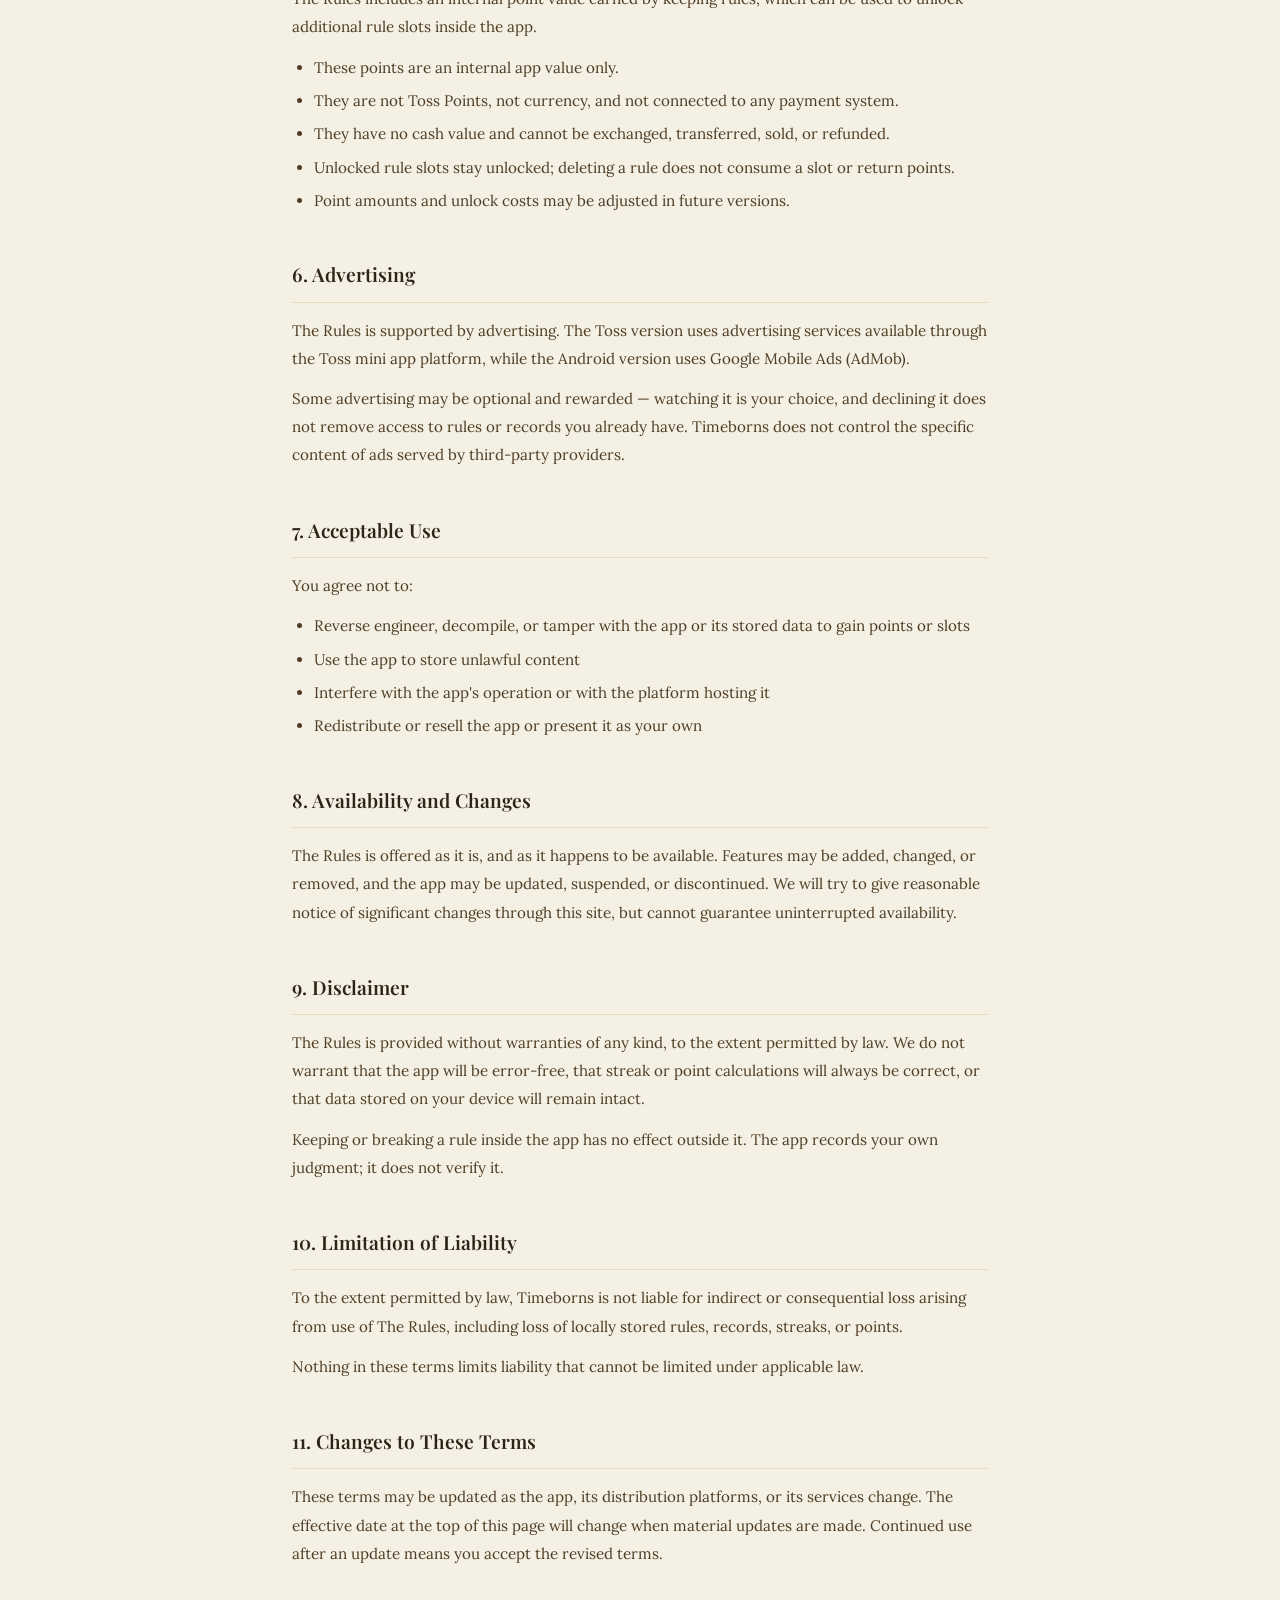
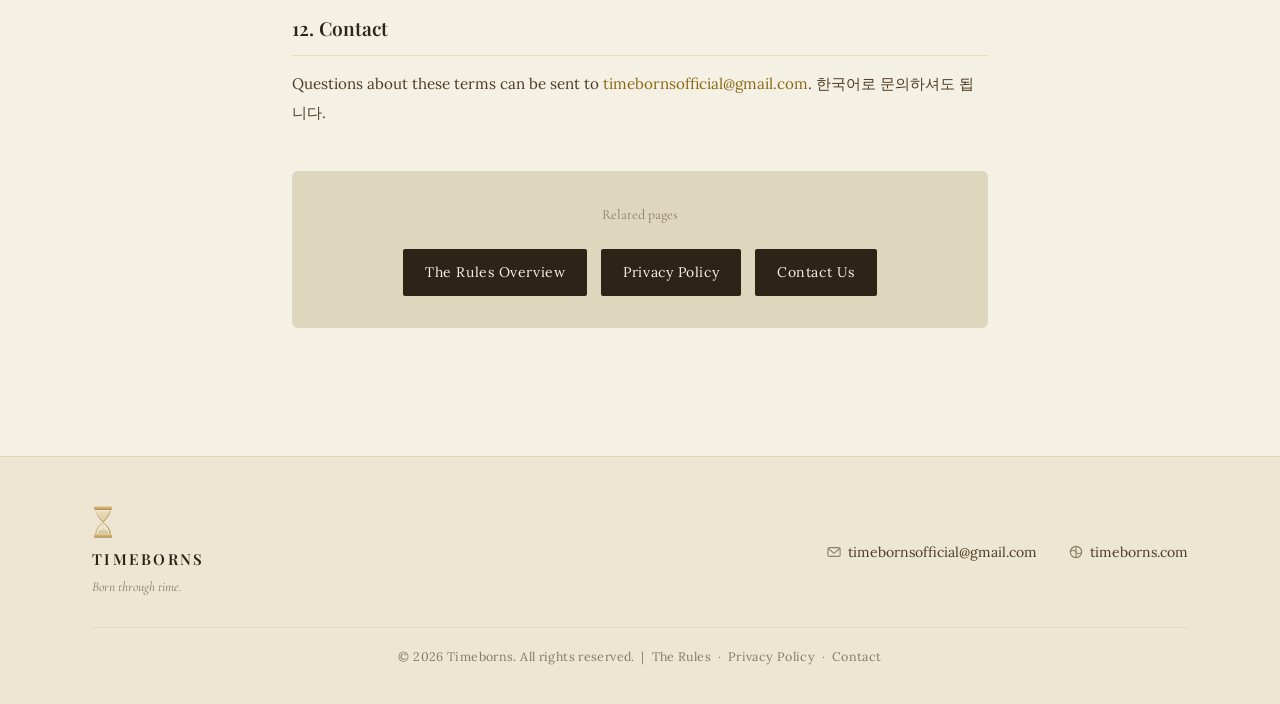
<file: the-rules/terms/index.html>
<!DOCTYPE html>
<html lang="en">
<head>
  <meta charset="UTF-8" />
  <meta name="viewport" content="width=device-width, initial-scale=1.0" />
  <title>The Rules Terms of Service — TimeBorns</title>
  <meta name="description" content="The Rules Terms of Service. Clear, fair terms for using The Rules, a personal rulebook app from Timeborns." />
  <link rel="canonical" href="https://timeborns.com/the-rules/terms/" />
  <meta property="og:title"       content="The Rules Terms of Service — TimeBorns" />
  <meta property="og:description" content="Clear, fair terms for using The Rules, a personal rulebook app from Timeborns." />
  <meta property="og:type"        content="website" />
  <meta property="og:url"         content="https://timeborns.com/the-rules/terms/" />
  <meta property="og:image"       content="https://timeborns.com/assets/images/og-the-rules.jpg" />
  <meta property="og:image:width"  content="1200" />
  <meta property="og:image:height" content="630" />
  <meta property="og:site_name"    content="TimeBorns" />
  <link rel="stylesheet" href="../../style.css" />
  <link rel="icon" href="/favicon.ico" sizes="any">
  <link rel="icon" type="image/png" sizes="16x16" href="/favicon-16x16.png">
  <link rel="icon" type="image/png" sizes="32x32" href="/favicon-32x32.png">
  <link rel="icon" type="image/png" sizes="48x48" href="/favicon-48x48.png">
  <link rel="icon" type="image/png" sizes="192x192" href="/favicon-192x192.png">
  <link rel="apple-touch-icon" href="/apple-touch-icon.png">
  <meta name="theme-color" content="#f7efe2">
</head>
<body>

  <!-- NAVIGATION -->
  <nav class="nav" role="navigation" aria-label="Main navigation">
    <a href="../../" class="nav-logo" aria-label="Timeborns home">
      <img src="/assets/hourglass.svg" alt="" width="26" height="40" class="brand-mark" aria-hidden="true">
      <span class="nav-logo-text">TIMEBORNS</span>
    </a>
    <button class="nav-toggle" aria-label="Toggle navigation" aria-expanded="false" id="navToggle">
      <span></span><span></span><span></span>
    </button>
    <ul class="nav-links" id="navLinks" role="list">
      <li><a href="../../">Home</a></li>
      <li><a href="../../#apps">Apps</a></li>
      <li><a href="../../#story">Story</a></li>
      <li><a href="../../contact/">Contact</a></li>
    </ul>
  </nav>

  <main>

    <section class="page-hero" aria-labelledby="termsTitle">
      <div class="container">
        <nav class="breadcrumb" aria-label="Breadcrumb">
          <a href="../../">Timeborns</a>
          <span class="breadcrumb-sep" aria-hidden="true">&#x203A;</span>
          <a href="../">The Rules</a>
          <span class="breadcrumb-sep" aria-hidden="true">&#x203A;</span>
          <span>Terms of Service</span>
        </nav>
        <span class="page-hero-eyebrow">The Rules · Legal</span>
        <h1 class="page-hero-title" id="termsTitle">Terms of Service</h1>
        <p class="page-hero-sub">
          Plain terms for a small app. What The Rules offers, what it does not promise,
          and what you keep control of.
        </p>
      </div>
    </section>

    <div class="page-content">

      <div class="policy-date">
        <strong>Effective Date:</strong> September 28, 2026 &nbsp;·&nbsp;
        <strong>App:</strong> The Rules &nbsp;·&nbsp;
        <strong>Developer:</strong> Timeborns
        (<a href="mailto:timebornsofficial@gmail.com" style="color:var(--gold-dark);">timebornsofficial@gmail.com</a>)
      </div>

      <div class="policy-section">
        <h2>1. Acceptance</h2>
        <p>
          By using The Rules you agree to these terms. If you do not agree with them,
          please do not use the app. These terms apply to The Rules only —
          other Timeborns apps have their own.
        </p>
      </div>

      <div class="policy-section">
        <h2>2. What The Rules Is</h2>
        <p>
          The Rules is a personal rulebook app. You write your own rules, choose whether each
          runs Daily or Monthly, mark them as kept, and build streaks over time.
          It is provided for personal use.
        </p>
        <p>
          It is not a medical, psychological, financial, legal, or professional service,
          and it should not be relied on as one. It is a private record of commitments
          you made to yourself.
        </p>
      </div>

      <div class="policy-section">
        <h2>3. Distribution and Platform</h2>
        <p>
          The Rules is available in two forms: as a mini app inside Toss and as a standalone
          Android app distributed through Google Play. The terms and policies of the platform
          you use also apply to that platform and its services.
        </p>
        <p>
          Timeborns does not control the availability, behaviour, account systems, store policies,
          or advertising systems operated by Toss, Google Play, Google, or other third-party providers.
        </p>
      </div>

      <div class="policy-section">
        <h2>4. Your Content</h2>
        <p>
          The rules you write and the records you keep are yours. Timeborns claims no ownership
          of them, receives no copy of them, and cannot access them.
        </p>
        <p>
          The Rules does not provide a Timeborns account or Timeborns cloud-sync service.
          You are responsible for your content and for understanding the backup options available
          on the platform you use. On Android, eligible app data may participate in Android system
          backup or device-transfer features depending on your device and Google account settings.
          Timeborns does not operate those services and cannot guarantee recovery.
        </p>
      </div>

      <div class="policy-section">
        <h2>5. In-App Points and Rule Slots</h2>
        <p>
          The Rules includes an internal point value earned by keeping rules,
          which can be used to unlock additional rule slots inside the app.
        </p>
        <ul>
          <li>These points are an internal app value only.</li>
          <li>They are not Toss Points, not currency, and not connected to any payment system.</li>
          <li>They have no cash value and cannot be exchanged, transferred, sold, or refunded.</li>
          <li>Unlocked rule slots stay unlocked; deleting a rule does not consume a slot or return points.</li>
          <li>Point amounts and unlock costs may be adjusted in future versions.</li>
        </ul>
      </div>

      <div class="policy-section">
        <h2>6. Advertising</h2>
        <p>
          The Rules is supported by advertising. The Toss version uses advertising services
          available through the Toss mini app platform, while the Android version uses
          Google Mobile Ads (AdMob).
        </p>
        <p>
          Some advertising may be optional and rewarded — watching it is your choice, and
          declining it does not remove access to rules or records you already have.
          Timeborns does not control the specific content of ads served by third-party providers.
        </p>
      </div>

      <div class="policy-section">
        <h2>7. Acceptable Use</h2>
        <p>You agree not to:</p>
        <ul>
          <li>Reverse engineer, decompile, or tamper with the app or its stored data to gain points or slots</li>
          <li>Use the app to store unlawful content</li>
          <li>Interfere with the app's operation or with the platform hosting it</li>
          <li>Redistribute or resell the app or present it as your own</li>
        </ul>
      </div>

      <div class="policy-section">
        <h2>8. Availability and Changes</h2>
        <p>
          The Rules is offered as it is, and as it happens to be available.
          Features may be added, changed, or removed, and the app may be updated,
          suspended, or discontinued. We will try to give reasonable notice of significant
          changes through this site, but cannot guarantee uninterrupted availability.
        </p>
      </div>

      <div class="policy-section">
        <h2>9. Disclaimer</h2>
        <p>
          The Rules is provided without warranties of any kind, to the extent permitted by law.
          We do not warrant that the app will be error-free, that streak or point calculations
          will always be correct, or that data stored on your device will remain intact.
        </p>
        <p>
          Keeping or breaking a rule inside the app has no effect outside it.
          The app records your own judgment; it does not verify it.
        </p>
      </div>

      <div class="policy-section">
        <h2>10. Limitation of Liability</h2>
        <p>
          To the extent permitted by law, Timeborns is not liable for indirect or consequential
          loss arising from use of The Rules, including loss of locally stored rules, records,
          streaks, or points.
        </p>
        <p>
          Nothing in these terms limits liability that cannot be limited under applicable law.
        </p>
      </div>

      <div class="policy-section">
        <h2>11. Changes to These Terms</h2>
        <p>
          These terms may be updated as the app, its distribution platforms, or its services change.
          The effective date at the top of this page will change when material updates are made.
          Continued use after an update means you accept the revised terms.
        </p>
      </div>

      <div class="policy-section">
        <h2>12. Contact</h2>
        <p>
          Questions about these terms can be sent to
          <a href="mailto:timebornsofficial@gmail.com" style="color:var(--gold-dark);">timebornsofficial@gmail.com</a>.
          <span lang="ko">한국어로 문의하셔도 됩니다.</span>
        </p>
      </div>

      <div class="policy-links-box">
        <p>Related pages</p>
        <a href="../" class="policy-link-btn">The Rules Overview</a>
        <a href="../privacy/" class="policy-link-btn">Privacy Policy</a>
        <a href="../../contact/" class="policy-link-btn">Contact Us</a>
      </div>

    </div>

  </main>

  <!-- FOOTER -->
  <footer class="footer" role="contentinfo">
    <div class="container">
      <div class="footer-inner">
        <div class="footer-logo">
          <img src="/assets/hourglass.svg" alt="" width="22" height="34" class="brand-mark" aria-hidden="true">
          <span class="footer-name">TIMEBORNS</span>
          <span class="footer-tagline">Born through time.</span>
        </div>
        <nav class="footer-links" aria-label="Footer links">
          <a href="mailto:timebornsofficial@gmail.com" class="footer-link">
            <svg class="footer-icon" viewBox="0 0 16 16" fill="none" xmlns="http://www.w3.org/2000/svg" aria-hidden="true">
              <rect x="1" y="3" width="14" height="10" rx="2" stroke="currentColor" stroke-width="1.3"/>
              <path d="M1.5 4L8 9.5L14.5 4" stroke="currentColor" stroke-width="1.3"/>
            </svg>
            timebornsofficial@gmail.com
          </a>
          <a href="https://timeborns.com" class="footer-link">
            <svg class="footer-icon" viewBox="0 0 16 16" fill="none" xmlns="http://www.w3.org/2000/svg" aria-hidden="true">
              <circle cx="8" cy="8" r="6.5" stroke="currentColor" stroke-width="1.3"/>
              <path d="M1.5 8 Q5 4 8 8 Q11 12 14.5 8" stroke="currentColor" stroke-width="1.3" fill="none"/>
              <line x1="8" y1="1.5" x2="8" y2="14.5" stroke="currentColor" stroke-width="1.3"/>
            </svg>
            timeborns.com
          </a>
        </nav>
      </div>
      <div class="footer-bottom">
        <p>&copy; 2026 Timeborns. All rights reserved. &nbsp;|&nbsp;
          <a href="../">The Rules</a> &nbsp;·&nbsp;
          <a href="../privacy/">Privacy Policy</a> &nbsp;·&nbsp;
          <a href="../../contact/">Contact</a>
        </p>
      </div>
    </div>
  </footer>

  <script>
    const toggle = document.getElementById('navToggle');
    const links  = document.getElementById('navLinks');
    toggle.addEventListener('click', () => {
      const open = links.classList.toggle('open');
      toggle.setAttribute('aria-expanded', open);
    });
    links.querySelectorAll('a').forEach(a => {
      a.addEventListener('click', () => {
        links.classList.remove('open');
        toggle.setAttribute('aria-expanded', 'false');
      });
    });
  </script>

</body>
</html>
</file>
<file: style.css>
/* ======================================================
   TIMEBORNS — Main Stylesheet v2
   timeborns.com | Born through time.
   ====================================================== */

@import url('https://fonts.googleapis.com/css2?family=Playfair+Display:ital,wght@0,400;0,600;0,700;1,400;1,600&family=Lora:ital,wght@0,400;0,500;1,400&family=Cormorant+Garamond:ital,wght@0,300;0,400;0,600;1,300;1,400&display=swap');

/* ---- Variables ---- */
:root {
  --parchment:      #f5f0e4;
  --parchment-mid:  #ece6d2;
  --parchment-dark: #dfd6be;
  --ink:            #2c2416;
  --ink-mid:        #4e3d24;
  --ink-light:      #8a7a62;
  --gold:           #c8a96e;
  --gold-dark:      #8b6914;
  --gold-light:     #f0e3c0;
  --cream:          #faf8f3;
  --warm-shadow:    rgba(44, 36, 22, 0.12);

  --font-display:   'Playfair Display', Georgia, serif;
  --font-body:      'Lora', Georgia, serif;
  --font-accent:    'Cormorant Garamond', Georgia, serif;

  --nav-h:   72px;
  --max-w:   1160px;
  --sec-pad: 88px;
}

/* ---- Reset ---- */
*, *::before, *::after { box-sizing: border-box; margin: 0; padding: 0; }
html { scroll-behavior: smooth; }
body {
  font-family: var(--font-body);
  background: var(--parchment);
  color: var(--ink);
  line-height: 1.75;
  overflow-x: hidden;
}
img { max-width: 100%; display: block; }
a { color: inherit; text-decoration: none; }
ul { list-style: none; }

/* Parchment grain overlay */
body::before {
  content: '';
  position: fixed;
  inset: 0;
  background-image: url("data:image/svg+xml,%3Csvg xmlns='http://www.w3.org/2000/svg' width='300' height='300'%3E%3Cfilter id='n'%3E%3CfeTurbulence type='fractalNoise' baseFrequency='0.68' numOctaves='4' stitchTiles='stitch'/%3E%3C/filter%3E%3Crect width='100%25' height='100%25' filter='url(%23n)' opacity='0.038'/%3E%3C/svg%3E");
  pointer-events: none;
  z-index: 9999;
}

/* ---- Layout ---- */
.container {
  max-width: var(--max-w);
  margin: 0 auto;
  padding: 0 32px;
}

/* ---- NAVIGATION ---- */
.nav {
  position: fixed;
  top: 0; left: 0; right: 0;
  height: var(--nav-h);
  display: flex;
  align-items: center;
  justify-content: space-between;
  padding: 0 48px;
  background: rgba(245, 240, 228, 0.93);
  backdrop-filter: blur(10px);
  -webkit-backdrop-filter: blur(10px);
  border-bottom: 1px solid rgba(200, 169, 110, 0.22);
  z-index: 200;
}
.nav-logo {
  display: flex;
  align-items: center;
  gap: 10px;
  text-decoration: none;
}
.nav-logo svg,
.nav-logo img { width: 26px; height: 40px; flex-shrink: 0; display: block; }
.nav-logo-text {
  font-family: var(--font-display);
  font-size: 1.05rem;
  font-weight: 600;
  letter-spacing: 0.18em;
  color: var(--ink);
}
.nav-links {
  display: flex;
  gap: 40px;
  align-items: center;
}
.nav-links a {
  font-family: var(--font-body);
  font-size: 0.9rem;
  color: var(--ink-mid);
  letter-spacing: 0.03em;
  transition: color 0.2s;
  position: relative;
  padding-bottom: 2px;
}
.nav-links a::after {
  content: '';
  position: absolute;
  bottom: -2px; left: 0;
  width: 0; height: 1px;
  background: var(--gold);
  transition: width 0.25s ease;
}
.nav-links a:hover { color: var(--ink); }
.nav-links a:hover::after,
.nav-links a.active::after { width: 100%; }
.nav-links a.active { color: var(--ink); }

.nav-toggle {
  display: none;
  flex-direction: column;
  justify-content: center;
  align-items: center;
  gap: 5px;
  cursor: pointer;
  background: none;
  border: none;
  padding: 6px;
  min-width: 44px;
  min-height: 44px;
}
.nav-toggle span {
  display: block; width: 22px; height: 1.5px;
  background: var(--ink-mid); border-radius: 2px;
  transition: all 0.3s;
}

/* ---- BUTTONS ---- */
.btn {
  display: inline-flex;
  align-items: center;
  gap: 8px;
  padding: 13px 28px;
  font-family: var(--font-body);
  font-size: 0.9rem;
  letter-spacing: 0.04em;
  border-radius: 2px;
  cursor: pointer;
  transition: all 0.22s ease;
  border: none;
  white-space: nowrap;
}
.btn-primary { background: var(--ink); color: var(--parchment); }
.btn-primary:hover { background: var(--ink-mid); transform: translateY(-2px); box-shadow: 0 6px 20px var(--warm-shadow); }
.btn-outline { background: transparent; color: var(--ink); border: 1.5px solid var(--ink); }
.btn-outline:hover { background: var(--ink); color: var(--parchment); transform: translateY(-2px); }
.btn-gold { background: var(--gold); color: var(--ink); }
.btn-gold:hover { background: var(--gold-dark); color: var(--parchment); transform: translateY(-2px); }

/* ---- SECTIONS ---- */
.section { padding: var(--sec-pad) 0; position: relative; }
.section-label {
  font-family: var(--font-body);
  font-size: 0.72rem;
  letter-spacing: 0.22em;
  text-transform: uppercase;
  color: var(--gold-dark);
  margin-bottom: 10px;
}
.divider-gold {
  width: 48px; height: 1.5px;
  background: var(--gold);
  margin: 14px 0 22px;
}
.divider-gold.center { margin-left: auto; margin-right: auto; }

/* ---- HERO ---- */
.hero {
  min-height: 100vh;
  padding-top: var(--nav-h);
  display: flex;
  align-items: center;
  position: relative;
  overflow: hidden;
}

/* Hero atmospheric background */
.hero::before {
  content: '';
  position: absolute;
  inset: 0;
  background:
    linear-gradient(108deg,
      var(--parchment) 28%,
      rgba(245,240,228,0.9) 44%,
      rgba(245,240,228,0.45) 60%,
      rgba(245,240,228,0.05) 80%
    ),
    radial-gradient(ellipse 45% 40% at 18% 85%, rgba(200,169,110,0.1) 0%, transparent 60%),
    radial-gradient(ellipse 35% 30% at 85% 15%, rgba(232,213,163,0.12) 0%, transparent 60%);
  z-index: 2;
  pointer-events: none;
}

/* Decorative corner botanical (bottom-left of hero) */
.hero::after {
  content: '';
  position: absolute;
  bottom: 0; left: -20px;
  width: 220px; height: 220px;
  background-image: url("data:image/svg+xml,%3Csvg viewBox='0 0 200 200' xmlns='http://www.w3.org/2000/svg'%3E%3Cpath d='M40 200 Q60 160 80 140 Q70 150 55 170' stroke='%23c8a96e' stroke-width='1.5' fill='none' opacity='0.25' stroke-linecap='round'/%3E%3Cpath d='M40 200 Q80 180 100 150 Q90 160 75 180' stroke='%23c8a96e' stroke-width='1.2' fill='none' opacity='0.2' stroke-linecap='round'/%3E%3Cellipse cx='98' cy='148' rx='12' ry='7' fill='%23c8a96e' fill-opacity='0.18' transform='rotate(-35,98,148)'/%3E%3Cellipse cx='78' cy='138' rx='10' ry='6' fill='%23c8a96e' fill-opacity='0.15' transform='rotate(-50,78,138)'/%3E%3Cellipse cx='60' cy='158' rx='9' ry='5' fill='%23c8a96e' fill-opacity='0.12' transform='rotate(-25,60,158)'/%3E%3Cpath d='M20 200 Q55 175 70 150 Q60 168 40 185' stroke='%23c8a96e' stroke-width='1' fill='none' opacity='0.15' stroke-linecap='round'/%3E%3C/svg%3E");
  background-size: contain;
  background-repeat: no-repeat;
  pointer-events: none;
  z-index: 3;
  opacity: 0.9;
}

.hero-content {
  position: relative;
  z-index: 4;
  padding: 80px 40px 80px 80px;
  max-width: 580px;
  flex-shrink: 0;
}
.hero-kicker {
  font-family: var(--font-accent);
  font-size: 0.82rem;
  letter-spacing: 0.22em;
  text-transform: uppercase;
  color: var(--gold-dark);
  margin-bottom: 20px;
}
.hero-title {
  font-family: var(--font-display);
  font-size: clamp(2.4rem, 4.5vw, 3.8rem);
  font-weight: 700;
  line-height: 1.13;
  color: var(--ink);
  margin-bottom: 22px;
}
.hero-tagline-kr {
  font-family: var(--font-accent);
  font-style: italic;
  font-size: 1.2rem;
  color: var(--ink-mid);
  margin-bottom: 22px;
  letter-spacing: 0.03em;
  opacity: 0.85;
}
.hero-sub {
  font-size: 1rem;
  color: var(--ink-light);
  line-height: 1.85;
  margin-bottom: 40px;
  max-width: 400px;
}
.hero-ctas { display: flex; gap: 14px; flex-wrap: wrap; }

.hero-visual {
  position: absolute;
  top: 0; right: 0; bottom: 0;
  width: 60%;
  z-index: 1;
  overflow: hidden;
}
.hero-visual svg {
  display: block;
  width: 100%;
  height: 100%;
  min-height: 580px;
}
.hero-img {
  position: absolute;
  inset: 0;
  width: 100%;
  height: 100%;
  object-fit: cover;
  object-position: center top;
  display: block;
}

/* ---- WAVE SEPARATOR ---- */
.wave-sep { width: 100%; overflow: hidden; line-height: 0; margin-top: -2px; }
.wave-sep svg { display: block; width: 100%; }

/* ---- PHILOSOPHY ---- */
.philosophy {
  background: var(--parchment-mid);
  padding: 80px 0 64px;
  position: relative;
  overflow: hidden;
}

/* Gold ink splatter (decorative, bottom-left corner) */
.philosophy::after {
  content: '';
  position: absolute;
  bottom: 60px; left: 32px;
  width: 100px; height: 100px;
  background-image: url("data:image/svg+xml,%3Csvg viewBox='0 0 100 100' xmlns='http://www.w3.org/2000/svg'%3E%3Ccircle cx='55' cy='40' r='4' fill='%23c8a96e' fill-opacity='0.22'/%3E%3Ccircle cx='70' cy='52' r='2.5' fill='%23c8a96e' fill-opacity='0.18'/%3E%3Ccircle cx='45' cy='60' r='3' fill='%23c8a96e' fill-opacity='0.15'/%3E%3Ccircle cx='80' cy='38' r='2' fill='%23c8a96e' fill-opacity='0.2'/%3E%3Ccircle cx='38' cy='45' r='1.5' fill='%23c8a96e' fill-opacity='0.16'/%3E%3Ccircle cx='65' cy='65' r='2' fill='%23c8a96e' fill-opacity='0.14'/%3E%3C/svg%3E");
  background-size: contain;
  background-repeat: no-repeat;
  pointer-events: none;
  opacity: 0.7;
}

.philosophy-grid {
  display: grid;
  grid-template-columns: 1fr 1fr 210px;
  gap: 56px;
  align-items: start;
}
.philosophy-headline {
  font-family: var(--font-display);
  font-size: clamp(2rem, 3.5vw, 2.75rem);
  font-weight: 700;
  line-height: 1.2;
  color: var(--ink);
  margin-bottom: 8px;
}
.philosophy-body {
  font-size: 1rem;
  color: var(--ink-mid);
  line-height: 1.9;
  margin-bottom: 28px;
}
.philosophy-quote {
  font-family: var(--font-accent);
  font-style: italic;
  font-size: 1.15rem;
  color: var(--ink-light);
  padding: 18px 20px;
  border-left: 2px solid var(--gold);
  background: rgba(200, 169, 110, 0.08);
  line-height: 1.7;
}

/* Torn paper note card (philosophy section — 3rd grid column, image-based) */
.phil-note {
  position: relative;
  top: auto; right: auto;
  width: 100%;
  padding: 0;
  background: transparent;
  transform: rotate(3deg);
  align-self: start;
  margin-top: 8px;
}
.phil-note::before,
.phil-note::after { content: none; }
.phil-note-img {
  width: 100%;
  height: auto;
  display: block;
  mix-blend-mode: multiply;
  filter: drop-shadow(2px 3px 8px rgba(44,36,22,0.18));
}

/* Pillars */
.pillars {
  display: grid;
  grid-template-columns: repeat(3, 1fr);
  border-top: 1px solid rgba(200,169,110,0.3);
  margin-top: 48px;
  padding-top: 40px;
  gap: 0;
}
.pillar {
  text-align: center;
  padding: 0 24px 20px;
}
.pillar + .pillar { border-left: 1px solid rgba(200,169,110,0.25); }
.pillar-img-wrap {
  width: calc(100% + 48px);
  margin: 0 -24px 20px;
  height: 180px;
  overflow: hidden;
  background: var(--parchment-mid);
  position: relative;
}
.pillar-img-wrap::after {
  content: '';
  position: absolute;
  inset: 0;
  background:
    linear-gradient(to bottom, #ece6d2 0%, rgba(236,230,210,0) 24%, rgba(236,230,210,0) 76%, #ece6d2 100%),
    linear-gradient(to right, #ece6d2 0%, rgba(236,230,210,0) 12%, rgba(236,230,210,0) 88%, #ece6d2 100%);
  pointer-events: none;
  z-index: 2;
}
.pillar-img {
  width: 100%;
  height: 100%;
  object-fit: contain;
  object-position: center center;
  display: block;
  padding: 16px 24px;
}
.pillar-title {
  font-family: var(--font-display);
  font-size: 1rem;
  font-weight: 600;
  color: var(--ink);
  margin-bottom: 8px;
}
.pillar-body {
  font-family: var(--font-accent);
  font-style: italic;
  font-size: 0.92rem;
  color: var(--ink-light);
  line-height: 1.6;
}

/* ---- APP UNIVERSE ---- */
.app-universe {
  background: var(--parchment);
  padding: 80px 0 96px;
  position: relative;
}
.app-universe::before {
  content: '';
  position: absolute;
  inset: 0;
  background:
    radial-gradient(ellipse 60% 40% at 10% 90%, rgba(200,169,110,0.08) 0%, transparent 65%),
    radial-gradient(ellipse 60% 40% at 90% 10%, rgba(200,169,110,0.06) 0%, transparent 65%);
  pointer-events: none;
}
.app-universe-header { text-align: center; margin-bottom: 52px; }
.app-universe-title {
  font-family: var(--font-display);
  font-size: clamp(1.6rem, 3vw, 2.4rem);
  font-weight: 600;
  color: var(--ink);
}
.app-universe-sub {
  font-family: var(--font-accent);
  font-style: italic;
  font-size: 1.05rem;
  color: var(--ink-light);
  margin-top: 14px;
}

.apps-grid {
  display: grid;
  grid-template-columns: repeat(5, 1fr);
  gap: 18px;
}

/* App Cards */
.app-card {
  border-radius: 6px;
  overflow: hidden;
  transition: transform 0.28s ease, box-shadow 0.28s ease;
  box-shadow: 0 4px 18px rgba(44,36,22,0.16), 0 1px 4px rgba(44,36,22,0.1);
  background: var(--cream);
}
.app-card:hover {
  transform: translateY(-8px);
  box-shadow: 0 18px 42px rgba(44,36,22,0.28), 0 4px 10px rgba(44,36,22,0.14);
}

/* Inactive cards (apps not yet launched) */
.app-card--inactive {
  cursor: default;
}
.app-card--inactive:hover { transform: none; box-shadow: 0 3px 14px rgba(44,36,22,0.14); }

.app-card-visual {
  height: 270px;
  position: relative;
  overflow: hidden;
}

/* Illustration image fills the card visual area */
.card-illust {
  position: absolute;
  inset: 0;
  width: 100%;
  height: 100%;
  object-fit: cover;
  object-position: center top;
  transition: transform 0.38s ease;
}

.app-card:hover .card-illust { transform: scale(1.04); }

/* Top gradient overlay for card name readability */
.app-card-visual::before {
  content: '';
  position: absolute;
  top: 0; left: 0; right: 0;
  height: 68px;
  background: linear-gradient(to bottom, rgba(18,12,6,0.42) 0%, transparent 100%);
  z-index: 1;
  pointer-events: none;
}

/* Card name overlaid at top-center of illustration */
.app-card-name {
  font-family: var(--font-display);
  font-size: 1rem;
  font-weight: 700;
  color: rgba(255,255,255,0.96);
  text-shadow: 0 1px 10px rgba(0,0,0,0.65), 0 0 28px rgba(0,0,0,0.45);
  position: absolute;
  top: 12px;
  left: 0; right: 0;
  text-align: center;
  z-index: 2;
  letter-spacing: 0.04em;
}

/* Coming soon badge for inactive cards */
.app-card-coming {
  position: absolute;
  bottom: 10px; right: 10px;
  z-index: 2;
  font-family: var(--font-accent);
  font-size: 0.68rem;
  letter-spacing: 0.1em;
  text-transform: uppercase;
  color: rgba(255,255,255,0.75);
  background: rgba(0,0,0,0.32);
  padding: 3px 9px;
  border-radius: 2px;
  backdrop-filter: blur(3px);
}

/* Status badge for launched apps */
.app-card-status {
  position: absolute;
  bottom: 10px; right: 10px;
  z-index: 2;
  font-family: var(--font-accent);
  font-size: 0.68rem;
  letter-spacing: 0.1em;
  text-transform: uppercase;
  color: #fdf6e6;
  background: rgba(139,105,20,0.62);
  border: 1px solid rgba(240,227,192,0.42);
  padding: 3px 9px;
  border-radius: 2px;
  backdrop-filter: blur(3px);
}

.app-card-body {
  padding: 14px 16px 18px;
  background: var(--cream);
  border-top: 1px solid rgba(200,169,110,0.18);
}
.app-card-link {
  font-family: var(--font-accent);
  font-size: 0.68rem;
  letter-spacing: 0.15em;
  text-transform: uppercase;
  color: var(--gold-dark);
  margin-bottom: 6px;
  display: block;
}
.app-card-desc {
  font-family: var(--font-accent);
  font-size: 0.86rem;
  color: var(--ink-mid);
  line-height: 1.68;
}

.universe-tagline {
  text-align: center;
  margin-top: 52px;
  font-family: var(--font-accent);
  font-style: italic;
  font-size: 1.15rem;
  color: var(--ink-light);
}

/* ---- FOOTER ---- */
.footer {
  background: var(--parchment-mid);
  border-top: 1px solid rgba(200,169,110,0.28);
  padding: 48px 0 36px;
}
.footer-inner {
  display: flex;
  align-items: center;
  justify-content: space-between;
  gap: 32px;
  flex-wrap: wrap;
}
.footer-logo { display: flex; flex-direction: column; gap: 3px; }
.footer-logo svg,
.footer-logo img { width: 22px; height: 34px; margin-bottom: 4px; display: block; }
.footer-name {
  font-family: var(--font-display);
  font-size: 0.95rem;
  font-weight: 600;
  letter-spacing: 0.15em;
  color: var(--ink);
}
.footer-tagline {
  font-family: var(--font-accent);
  font-style: italic;
  font-size: 0.85rem;
  color: var(--ink-light);
}
.footer-links {
  display: flex;
  gap: 32px;
  align-items: center;
  flex-wrap: wrap;
}
.footer-link {
  display: flex;
  align-items: center;
  gap: 7px;
  font-size: 0.875rem;
  color: var(--ink-mid);
  transition: color 0.2s;
}
.footer-link:hover { color: var(--gold-dark); }
.footer-icon { width: 14px; height: 14px; opacity: 0.6; }
.footer-bottom {
  margin-top: 28px;
  padding-top: 18px;
  border-top: 1px solid rgba(200,169,110,0.2);
  text-align: center;
  font-size: 0.78rem;
  color: var(--ink-light);
  letter-spacing: 0.03em;
}

/* ---- SUBPAGE SHARED ---- */
.page-hero {
  padding: calc(var(--nav-h) + 64px) 0 56px;
  background: var(--parchment);
  position: relative;
}
.page-hero::after {
  content: '';
  position: absolute;
  bottom: 0; left: 0; right: 0;
  height: 1px;
  background: linear-gradient(to right, transparent, rgba(200,169,110,0.4), transparent);
}
.page-hero-eyebrow {
  font-family: var(--font-accent);
  font-size: 0.78rem;
  letter-spacing: 0.2em;
  text-transform: uppercase;
  color: var(--gold-dark);
  margin-bottom: 12px;
  display: block;
}
.page-status-badge {
  display: inline-flex;
  align-items: center;
  padding: 5px 10px;
  margin-bottom: 14px;
  border: 1px solid rgba(200,169,110,0.45);
  border-radius: 999px;
  background: rgba(200,169,110,0.10);
  font-family: var(--font-accent);
  font-size: 0.72rem;
  font-style: italic;
  letter-spacing: 0.08em;
  color: var(--gold-dark);
}
.page-hero-title {
  font-family: var(--font-display);
  font-size: clamp(1.9rem, 4vw, 2.8rem);
  font-weight: 700;
  color: var(--ink);
  margin-bottom: 14px;
  line-height: 1.2;
}
.page-hero-sub {
  font-size: 1.05rem;
  color: var(--ink-light);
  max-width: 580px;
  line-height: 1.8;
}

/* Policy content */
.page-content {
  max-width: 760px;
  margin: 0 auto;
  padding: 56px 32px 88px;
}
.policy-date {
  font-size: 0.875rem;
  color: var(--ink-light);
  margin-bottom: 48px;
  padding: 12px 18px;
  background: rgba(200,169,110,0.1);
  border-left: 3px solid var(--gold);
}
.policy-section { margin-bottom: 44px; }
.policy-section h2 {
  font-family: var(--font-display);
  font-size: 1.2rem;
  font-weight: 600;
  color: var(--ink);
  margin-bottom: 14px;
  padding-bottom: 10px;
  border-bottom: 1px solid rgba(200,169,110,0.3);
}
.policy-section h3 {
  font-family: var(--font-display);
  font-size: 1rem;
  font-weight: 600;
  color: var(--ink-mid);
  margin: 20px 0 8px;
}
.policy-section p {
  font-size: 0.95rem;
  color: var(--ink-mid);
  line-height: 1.85;
  margin-bottom: 12px;
}
.policy-section ul {
  list-style: disc;
  padding-left: 22px;
  margin-bottom: 14px;
}
.policy-section ul li {
  font-size: 0.95rem;
  color: var(--ink-mid);
  line-height: 1.8;
  margin-bottom: 6px;
}

/* ---- APP DETAIL INTRO ---- */
.dayfall-band { background: var(--parchment-mid); padding: 56px 0; }
.dayfall-intro-grid {
  display: grid;
  grid-template-columns: 1fr 1fr;
  gap: 56px;
  align-items: center;
}
.app-detail-visual-wrap {
  display: flex;
  align-items: center;
  justify-content: center;
}
.app-detail-visual {
  position: relative;
  width: min(100%, 340px);
  aspect-ratio: 3 / 4;
  overflow: hidden;
  border-radius: 18px;
  background: var(--parchment);
  box-shadow: 0 14px 42px rgba(44,36,22,0.20);
}
.app-detail-art {
  width: 100%;
  height: 100%;
  display: block;
  object-fit: cover;
  object-position: center;
}
.app-detail-art--dayfall {
  transform: scale(1.60);
  transform-origin: center center;
}
.app-detail-art--rules {
  object-position: center center;
}
.app-detail-wordmark {
  position: absolute;
  left: 50%;
  top: 50%;
  z-index: 2;
  transform: translate(-50%, -50%);
  width: max-content;
  max-width: 88%;
  font-family: var(--font-accent);
  font-size: clamp(2.15rem, 4.2vw, 3.15rem);
  font-style: italic;
  font-weight: 400;
  line-height: 1;
  letter-spacing: 0.035em;
  color: rgba(255,249,235,0.97);
  text-align: center;
  text-shadow:
    0 2px 12px rgba(18,12,6,0.62),
    0 0 30px rgba(18,12,6,0.34);
  pointer-events: none;
}
.dayfall-question {
  font-family: var(--font-display);
  font-size: clamp(1.7rem, 3vw, 2.4rem);
  font-weight: 700;
  color: var(--ink);
  margin-bottom: 20px;
  line-height: 1.2;
}
.dayfall-intro-body {
  font-size: 1rem;
  color: var(--ink-mid);
  line-height: 1.9;
  margin-bottom: 16px;
}
.features-grid {
  display: grid;
  grid-template-columns: repeat(auto-fit, minmax(200px, 1fr));
  gap: 18px;
  margin: 32px 0;
}
.feature-card {
  padding: 22px;
  background: var(--parchment);
  border-radius: 4px;
  border-left: 3px solid var(--gold);
}
.feature-card h3 {
  font-family: var(--font-display);
  font-size: 0.95rem;
  font-weight: 600;
  color: var(--ink);
  margin-bottom: 6px;
}
.feature-card p {
  font-size: 0.875rem;
  color: var(--ink-light);
  line-height: 1.65;
}
.privacy-badges {
  display: flex;
  gap: 10px;
  flex-wrap: wrap;
  margin: 28px 0;
}
.badge {
  padding: 8px 18px;
  background: var(--parchment-dark);
  border-radius: 20px;
  font-size: 0.84rem;
  font-family: var(--font-accent);
  color: var(--ink-mid);
  display: flex;
  align-items: center;
  gap: 6px;
  border: 1px solid rgba(200,169,110,0.35);
}
.permission-cards { margin: 24px 0; }
.permission-card {
  background: var(--parchment);
  border: 1px solid rgba(200,169,110,0.28);
  border-radius: 6px;
  padding: 22px 24px;
  margin-bottom: 14px;
}
.permission-card h3 {
  font-family: var(--font-display);
  font-size: 0.98rem;
  font-weight: 600;
  color: var(--ink);
  margin-bottom: 8px;
}
.permission-card p {
  font-size: 0.9375rem;
  color: var(--ink-mid);
  line-height: 1.8;
}
.notice-box {
  background: rgba(200,169,110,0.1);
  border: 1px solid rgba(200,169,110,0.38);
  border-radius: 4px;
  padding: 20px 24px;
  margin: 28px 0;
}
.notice-box p { font-size: 0.9375rem; color: var(--ink-mid); line-height: 1.85; }
.caveat-list { list-style: none; padding: 0; margin: 16px 0; }
.caveat-list li {
  padding: 10px 0 10px 22px;
  font-size: 0.9375rem;
  color: var(--ink-mid);
  line-height: 1.75;
  border-bottom: 1px solid rgba(200,169,110,0.15);
  position: relative;
}
.caveat-list li::before {
  content: '·';
  position: absolute; left: 6px;
  color: var(--gold);
  font-size: 1.2rem;
  line-height: 1.6;
}
.policy-links-box {
  display: flex;
  gap: 14px;
  flex-wrap: wrap;
  margin: 40px 0;
  padding: 32px;
  background: var(--parchment-dark);
  border-radius: 6px;
  justify-content: center;
  text-align: center;
}
.policy-links-box p {
  width: 100%;
  font-family: var(--font-accent);
  font-size: 0.88rem;
  color: var(--ink-light);
  margin-bottom: 8px;
}
.policy-link-btn {
  padding: 11px 22px;
  background: var(--ink);
  color: var(--parchment);
  border-radius: 2px;
  font-family: var(--font-body);
  font-size: 0.875rem;
  letter-spacing: 0.04em;
  transition: background 0.2s, transform 0.2s;
}
.policy-link-btn:hover { background: var(--ink-mid); transform: translateY(-2px); }


/* ---- THE RULES PLATFORM OPTIONS ---- */
.platform-grid {
  display: grid;
  grid-template-columns: repeat(2, minmax(0, 1fr));
  gap: 18px;
  max-width: 820px;
}
.platform-card {
  display: flex;
  flex-direction: column;
  align-items: flex-start;
  min-height: 230px;
  padding: 26px;
  background: var(--parchment);
  border: 1px solid rgba(200,169,110,0.34);
  border-top: 3px solid var(--gold);
  border-radius: 6px;
  box-shadow: 0 4px 16px rgba(44,36,22,0.08);
}
.platform-type {
  font-family: var(--font-accent);
  font-size: 0.72rem;
  letter-spacing: 0.16em;
  text-transform: uppercase;
  color: var(--gold-dark);
  margin-bottom: 8px;
}
.platform-card h3 {
  font-family: var(--font-display);
  font-size: 1.25rem;
  font-weight: 600;
  color: var(--ink);
  margin-bottom: 10px;
}
.platform-card p {
  font-size: 0.92rem;
  color: var(--ink-mid);
  line-height: 1.75;
  margin-bottom: 24px;
}
.platform-card .btn {
  margin-top: auto;
}

/* ---- CONTACT PAGE ---- */
.contact-section { padding: 64px 0 88px; }
.contact-card {
  background: var(--parchment-mid);
  border-radius: 8px;
  padding: 52px 40px;
  text-align: center;
  margin: 36px 0;
  border: 1px solid rgba(200,169,110,0.22);
}
.contact-headline {
  font-family: var(--font-display);
  font-size: 1.6rem;
  font-weight: 600;
  color: var(--ink);
  margin-bottom: 12px;
}
.contact-sub { font-size: 1rem; color: var(--ink-light); margin-bottom: 28px; line-height: 1.8; }
.contact-email-link {
  display: inline-flex;
  align-items: center;
  gap: 10px;
  font-family: var(--font-display);
  font-size: 1.3rem;
  color: var(--gold-dark);
  font-weight: 600;
  transition: color 0.2s;
  margin-bottom: 8px;
}
.contact-email-link:hover { color: var(--ink); }
.contact-note {
  font-family: var(--font-accent);
  font-style: italic;
  font-size: 0.9rem;
  color: var(--ink-light);
  margin-top: 10px;
}
.contact-topics {
  display: grid;
  grid-template-columns: repeat(auto-fit, minmax(200px, 1fr));
  gap: 16px;
  margin-top: 36px;
}
.contact-topic {
  padding: 20px;
  background: var(--parchment);
  border-radius: 4px;
  border-top: 2px solid var(--gold);
  text-align: left;
}
.contact-topic h3 {
  font-family: var(--font-display);
  font-size: 0.95rem;
  font-weight: 600;
  color: var(--ink);
  margin-bottom: 6px;
}
.contact-topic p { font-size: 0.875rem; color: var(--ink-light); line-height: 1.65; }

/* ---- BREADCRUMB ---- */
.breadcrumb {
  display: flex;
  gap: 8px;
  align-items: center;
  font-size: 0.82rem;
  color: var(--ink-light);
  margin-bottom: 20px;
}
.breadcrumb a { transition: color 0.2s; }
.breadcrumb a:hover { color: var(--gold-dark); }
.breadcrumb-sep { opacity: 0.4; }

/* ---- RESPONSIVE ---- */
@media (max-width: 1040px) {
  .apps-grid { grid-template-columns: repeat(3, 1fr); }
  .philosophy-grid { grid-template-columns: 1fr 1fr; }
  .phil-note { display: none; }
}

@media (max-width: 768px) {
  :root { --sec-pad: 56px; --nav-h: 64px; }

  .nav { padding: 0 20px; }
  .nav-links {
    display: none;
    position: fixed;
    top: var(--nav-h); left: 0; right: 0;
    background: rgba(245,240,228,0.98);
    flex-direction: column;
    padding: 20px 24px;
    gap: 20px;
    border-bottom: 1px solid rgba(200,169,110,0.3);
    backdrop-filter: blur(10px);
    z-index: 199;
  }
  .nav-links.open { display: flex; }
  .nav-toggle { display: flex; }

  .hero { flex-direction: column; min-height: auto; padding-top: var(--nav-h); align-items: stretch; }
  .hero::before { background: linear-gradient(to bottom, rgba(245,240,228,0) 30%, var(--parchment) 80%); }
  .hero-content { padding: 48px 24px 32px; max-width: none; order: 2; }
  .hero-visual { position: relative; top: auto; right: auto; bottom: auto; width: 100%; height: 340px; min-height: 280px; order: 1; }
  .hero-visual svg { min-height: 280px; }
  .hero-ctas { flex-direction: column; align-items: flex-start; }
  .hero::after { display: none; }
  .app-card-visual { height: 220px; }

  .philosophy-grid { grid-template-columns: 1fr; gap: 36px; }
  .pillars { grid-template-columns: 1fr; gap: 0; }
  .pillar { padding: 0 16px 8px; }
  .pillar + .pillar { border-left: none; border-top: 1px solid rgba(200,169,110,0.25); }
  .pillar-img-wrap { width: calc(100% + 32px); margin: 0 -16px 20px; }

  .apps-grid { grid-template-columns: repeat(2, 1fr); }

  .footer-inner { flex-direction: column; text-align: center; align-items: center; }
  .footer-links { justify-content: center; }

  .dayfall-band { padding: 44px 0; }
  .dayfall-intro-grid { grid-template-columns: 1fr; gap: 26px; }
  .app-detail-visual { width: min(78vw, 340px); }
  .app-detail-wordmark { font-size: clamp(2.1rem, 10vw, 2.8rem); }
  .platform-grid { grid-template-columns: 1fr; }
  .platform-card { min-height: 0; }
  .contact-card { padding: 36px 24px; }
  .container { padding: 0 20px; }
}

@media (max-width: 480px) {
  .apps-grid { grid-template-columns: 1fr; max-width: 320px; margin-left: auto; margin-right: auto; }
  .hero-title { font-size: 2.1rem; }
  .policy-links-box { padding: 24px 20px; }
}

/* ---- HOME ONLY: approved H01-H06 accessibility refinements ---- */
body.site-home .hero-sub,
body.site-home .pillar-body,
body.site-home .app-universe-sub {
  color: var(--ink-mid);
}

body.site-home .app-card-link {
  font-size: 0.8125rem;
  letter-spacing: 0.08em;
}
body.site-home .app-card-desc { font-size: 0.9375rem; }
body.site-home .app-card-coming,
body.site-home .app-card-status {
  max-width: calc(100% - 20px);
  font-size: 0.8125rem;
  line-height: 1.4;
  letter-spacing: 0.06em;
  text-align: center;
  color: var(--cream);
  background: var(--ink-mid);
}
body.site-home .app-card-status { background: var(--gold-dark); }

body.site-home .app-card { position: relative; }
body.site-home .app-card > a {
  display: flex;
  flex-direction: column;
  height: 100%;
}
body.site-home .app-card > a .app-card-visual { flex-shrink: 0; }
body.site-home .app-card > a .app-card-body { flex-grow: 1; }
body.site-home .app-card:focus-within::after {
  content: '';
  position: absolute;
  inset: 0;
  z-index: 3;
  border: 3px solid var(--ink);
  border-radius: inherit;
  box-shadow: inset 0 0 0 2px var(--cream);
  pointer-events: none;
}

@media (max-width: 480px) {
  body.site-home .hero-visual {
    height: clamp(180px, 56.25vw, 232px);
    min-height: 0;
  }
  body.site-home .hero-content { padding-top: 24px; }
  body.site-home .hero-sub { margin-bottom: 28px; }
  body.site-home .hero-sub br { display: none; }
}
</file>
